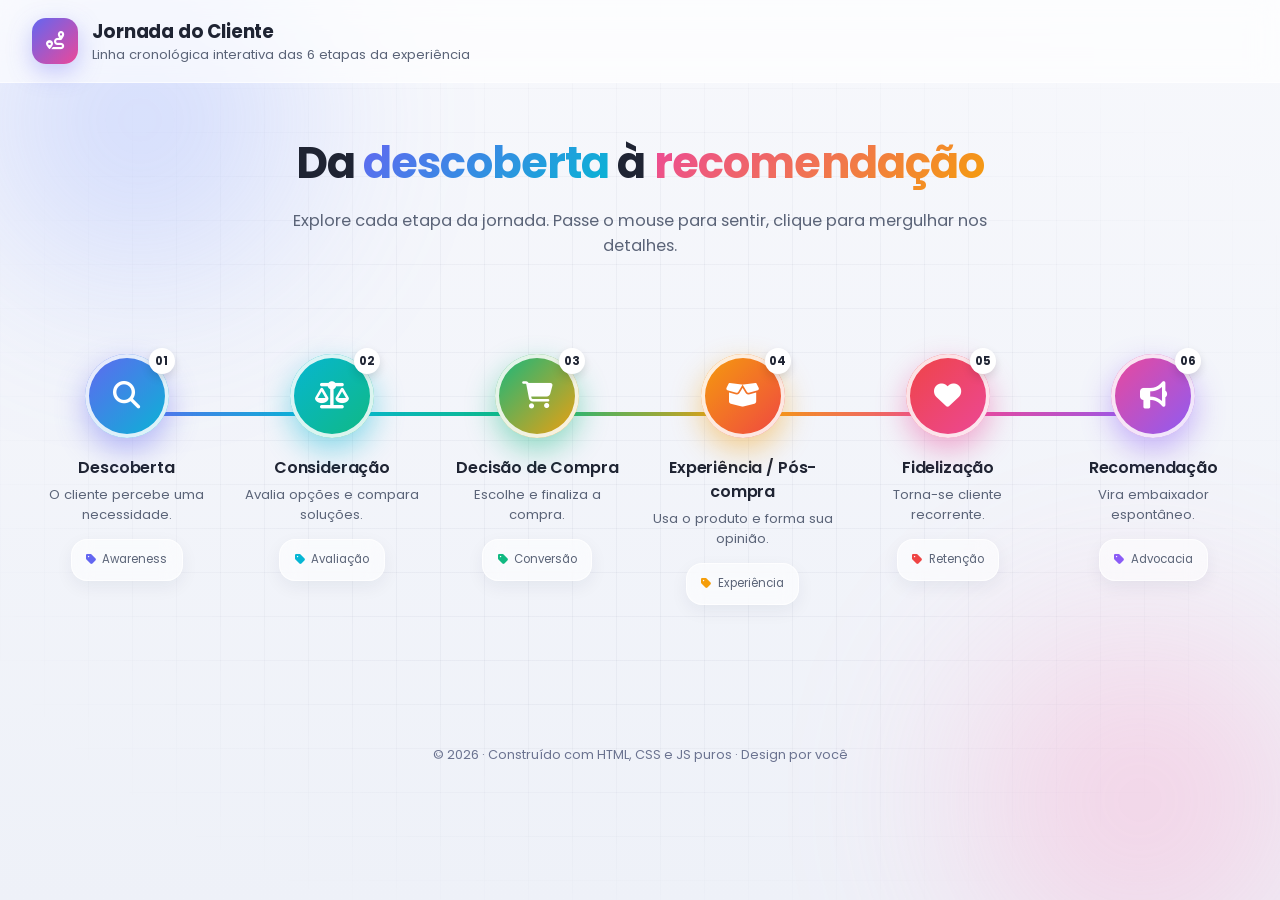
<file: index.html>
<!DOCTYPE html>
<html lang="pt-BR">
<head>
  <meta charset="UTF-8" />
  <meta name="viewport" content="width=device-width, initial-scale=1.0" />
  <title>Jornada do Cliente — Linha Cronológica Interativa</title>

  <!-- Google Fonts: Poppins -->
  <link rel="preconnect" href="https://fonts.googleapis.com" />
  <link rel="preconnect" href="https://fonts.gstatic.com" crossorigin />
  <link href="https://fonts.googleapis.com/css2?family=Poppins:wght@300;400;500;600;700;800&display=swap" rel="stylesheet" />

  <!-- Font Awesome CDN -->
  <link rel="stylesheet" href="https://cdnjs.cloudflare.com/ajax/libs/font-awesome/6.5.0/css/all.min.css" />

  <link rel="stylesheet" href="style.css" />
</head>
<body>
  <!-- Detalhes minimalistas do fundo -->
  <div class="bg-decor">
    <div class="blob blob-1"></div>
    <div class="blob blob-2"></div>
    <div class="grid-overlay"></div>
  </div>

  <!-- Barra superior -->
  <header class="topbar">
    <div class="brand">
      <div class="brand-logo"><i class="fa-solid fa-route"></i></div>
      <div class="brand-text">
        <h1>Jornada do Cliente</h1>
        <p>Linha cronológica interativa das 6 etapas da experiência</p>
      </div>
    </div>
    <nav class="topbar-actions">

    </nav>
  </header>

  <!-- Conteúdo principal -->
  <main class="container">
    <section class="intro">
      <h2>Da <span class="grad">descoberta</span> à <span class="grad alt">recomendação</span></h2>
      <p>Explore cada etapa da jornada. Passe o mouse para sentir, clique para mergulhar nos detalhes.</p>
    </section>

    <!-- Timeline -->
    <section class="timeline" id="timeline">
      <!-- Linha conectora animada -->
      <div class="timeline-line">
        <div class="timeline-line-fill"></div>
      </div>

      <!-- As etapas serão injetadas via JS -->
    </section>
  </main>

  <!-- Modal -->
  <div class="modal-backdrop" id="modalBackdrop" aria-hidden="true">
    <div class="modal" role="dialog" aria-modal="true" aria-labelledby="modalTitle">
      <button class="modal-close" id="modalClose" aria-label="Fechar">
        <i class="fa-solid fa-xmark"></i>
      </button>
      <div class="modal-header">
        <div class="modal-icon" id="modalIcon"><i class="fa-solid fa-compass"></i></div>
        <div>
          <span class="modal-step" id="modalStep">Etapa 01</span>
          <h3 id="modalTitle">Título</h3>
        </div>
      </div>
      <div class="modal-body">
        <p id="modalDesc"></p>
        <div id="modalCustom"></div>
      </div>
      <div class="modal-footer">
        <button class="btn-primary" id="modalCloseBtn">Entendi</button>
      </div>
    </div>
  </div>

  <footer class="footer">
    <p>© <span id="year"></span> · Construído com HTML, CSS e JS puros · Design por você</p>
  </footer>

  <script src="script.js"></script>
</body>
</html>
</file>
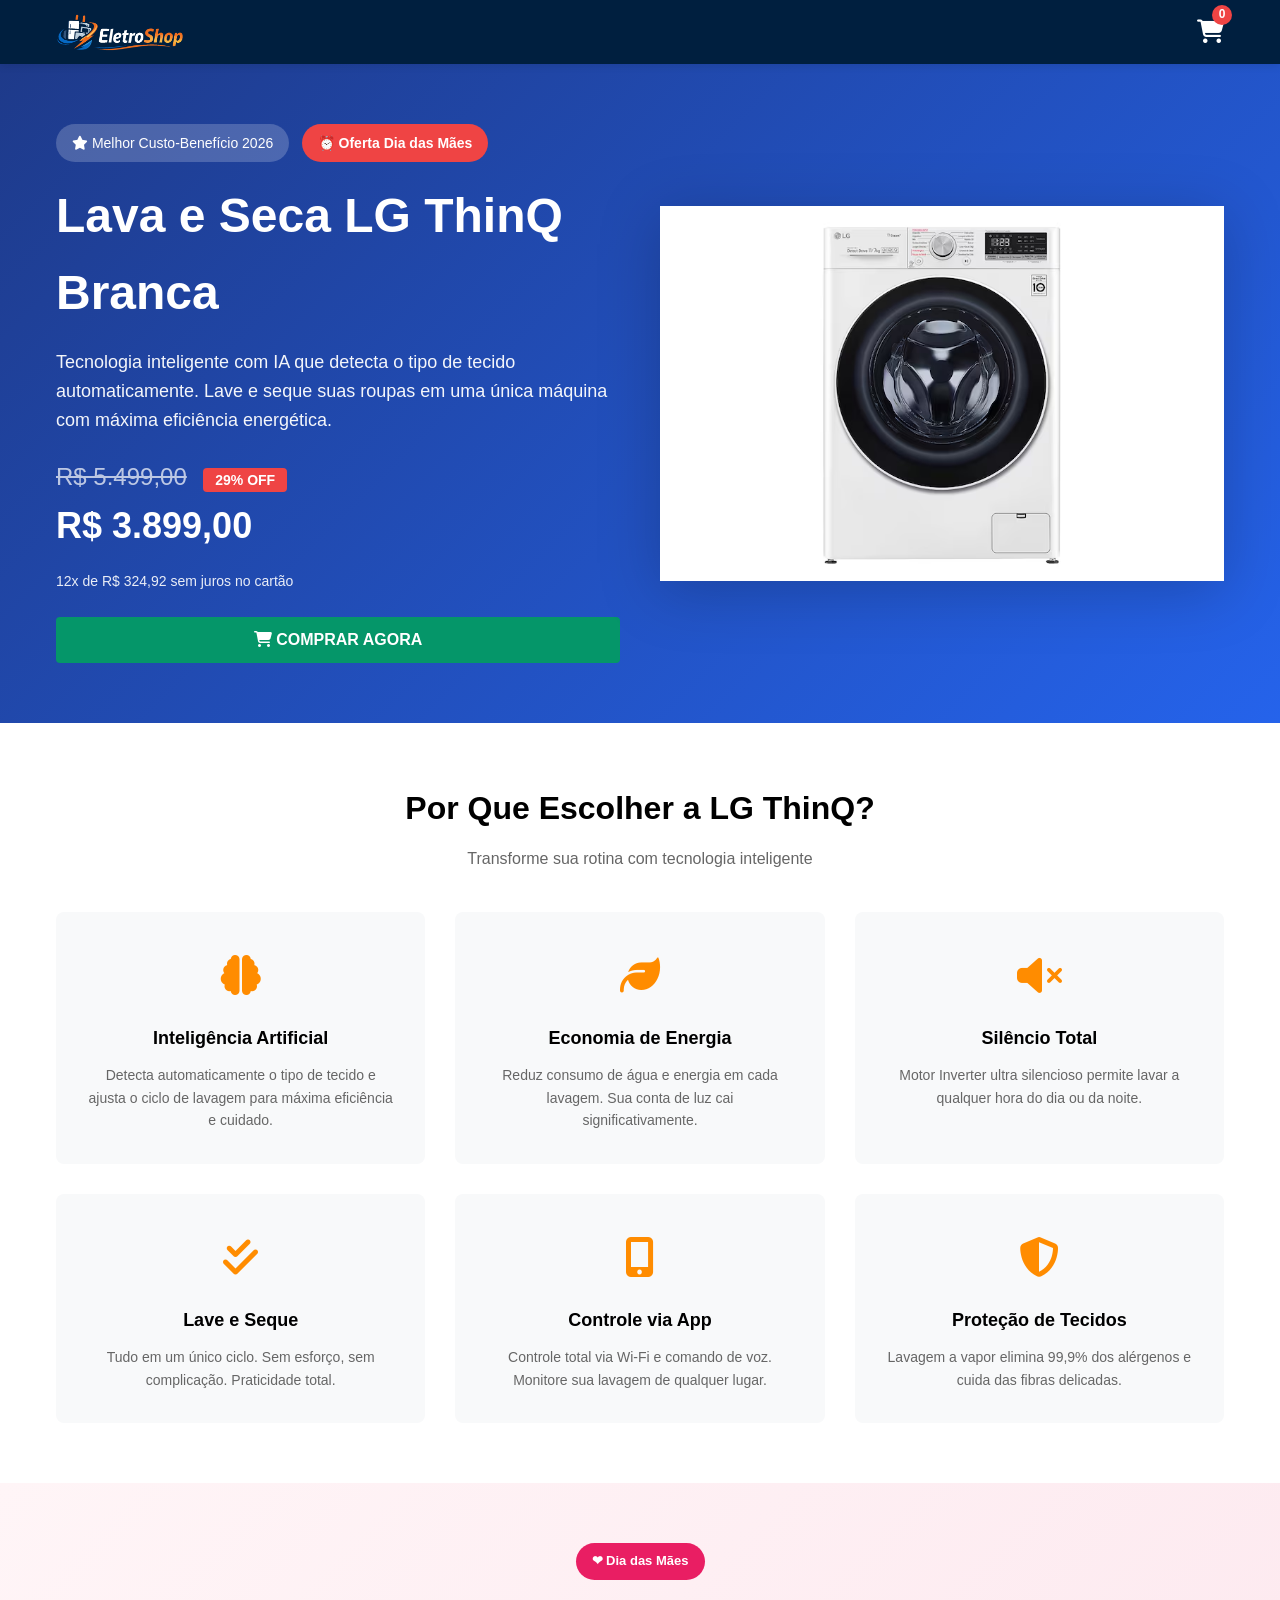
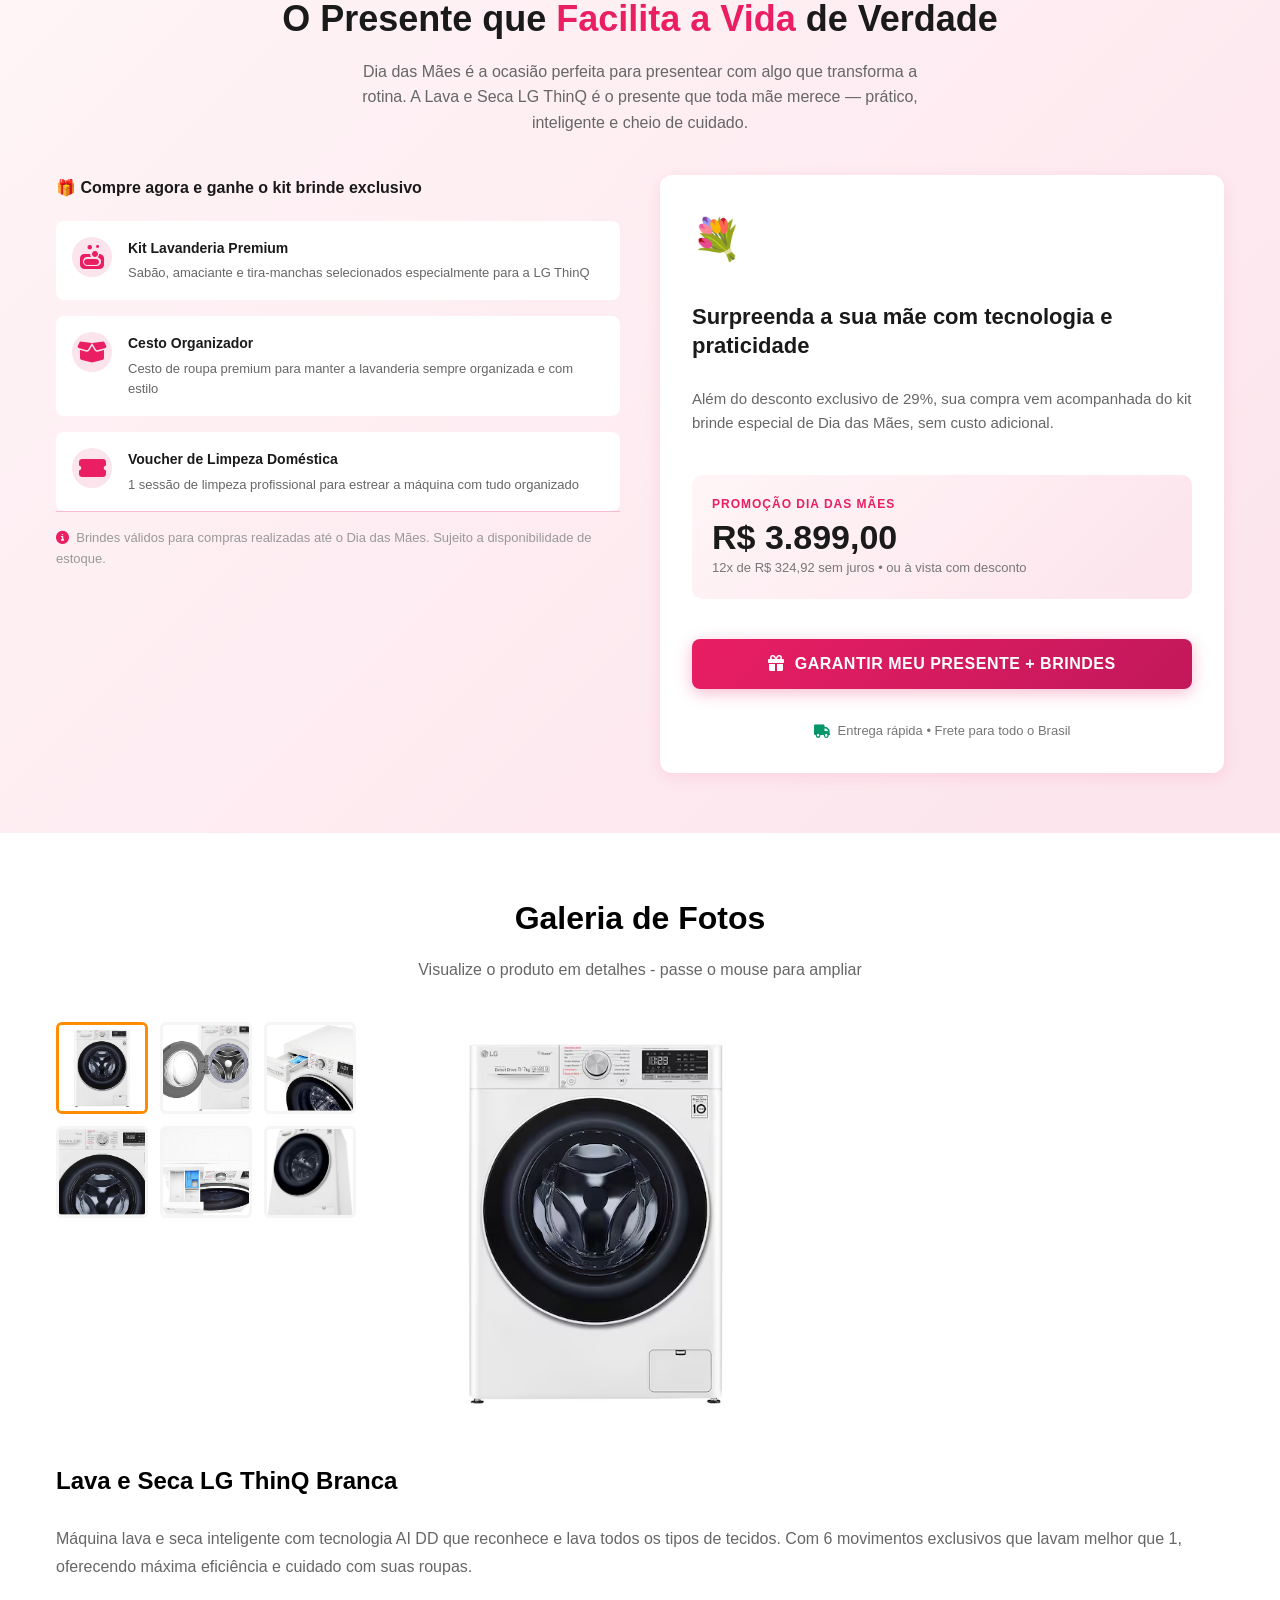
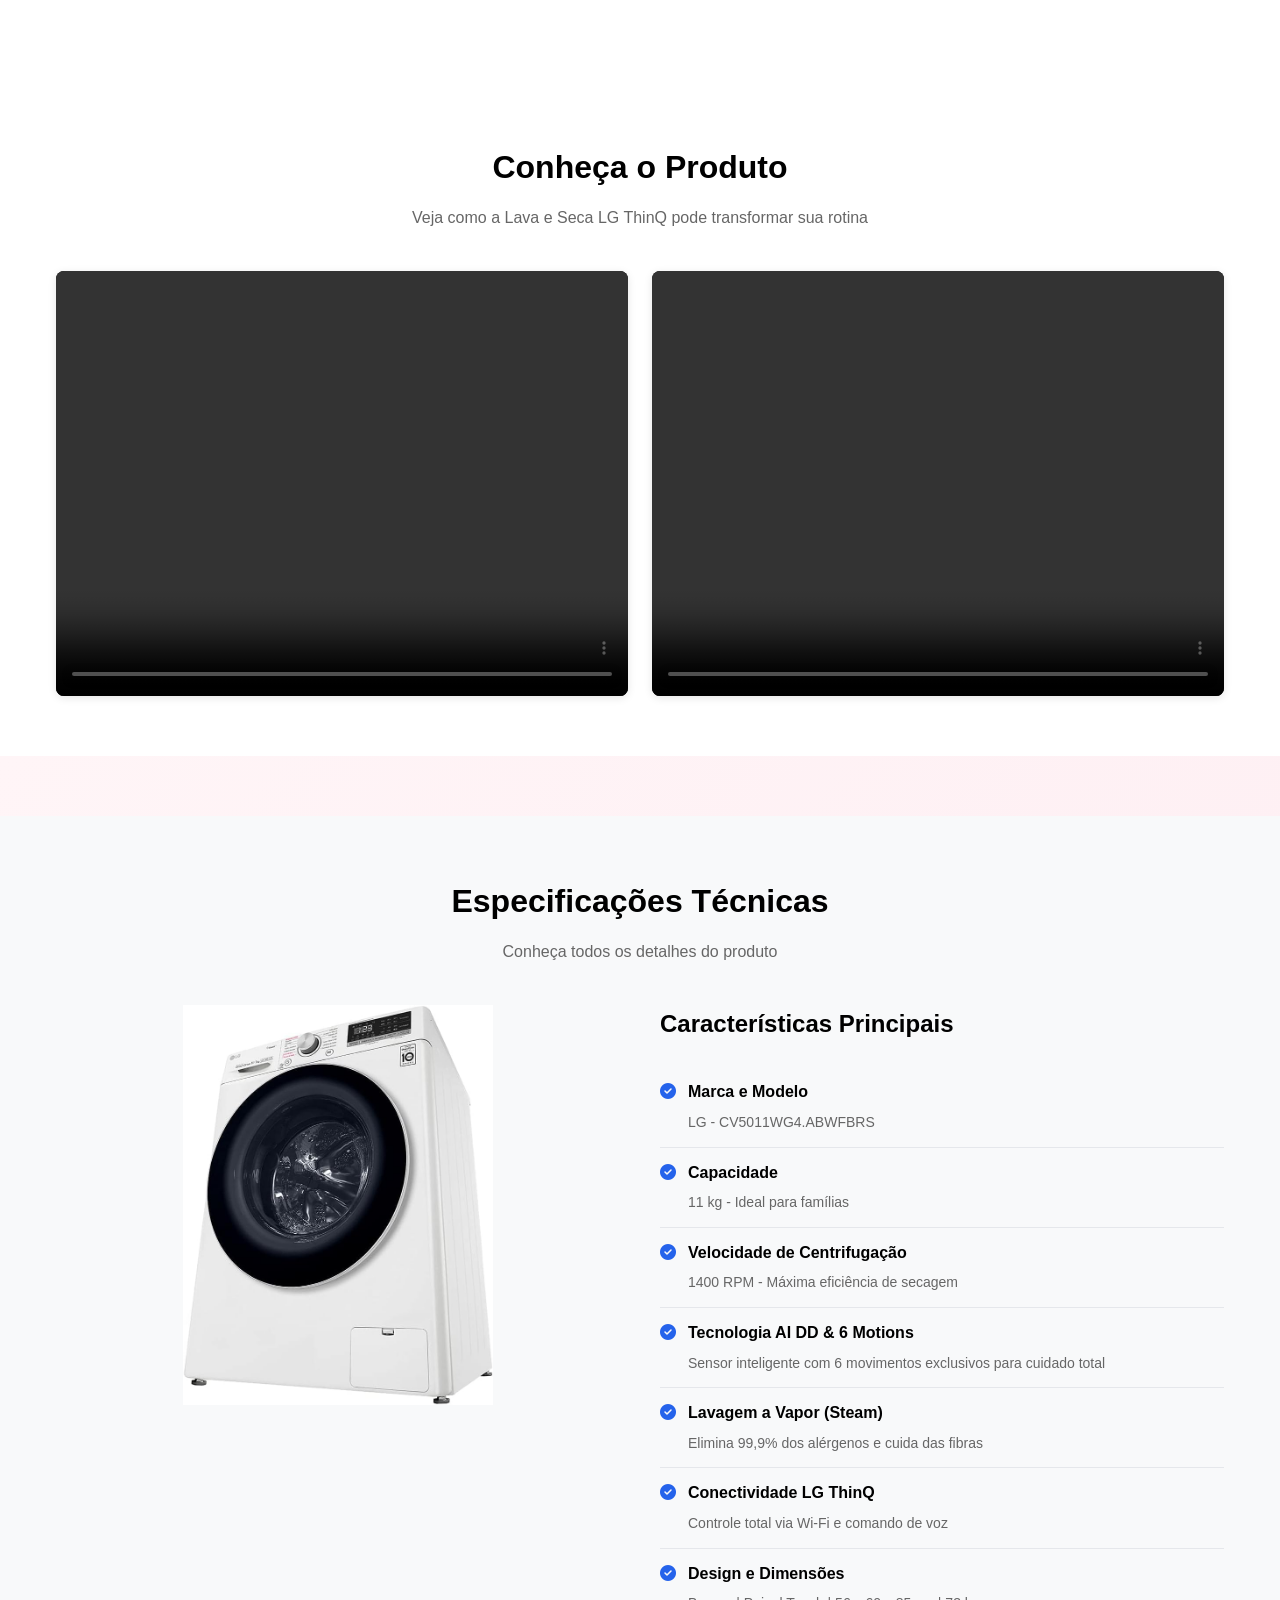
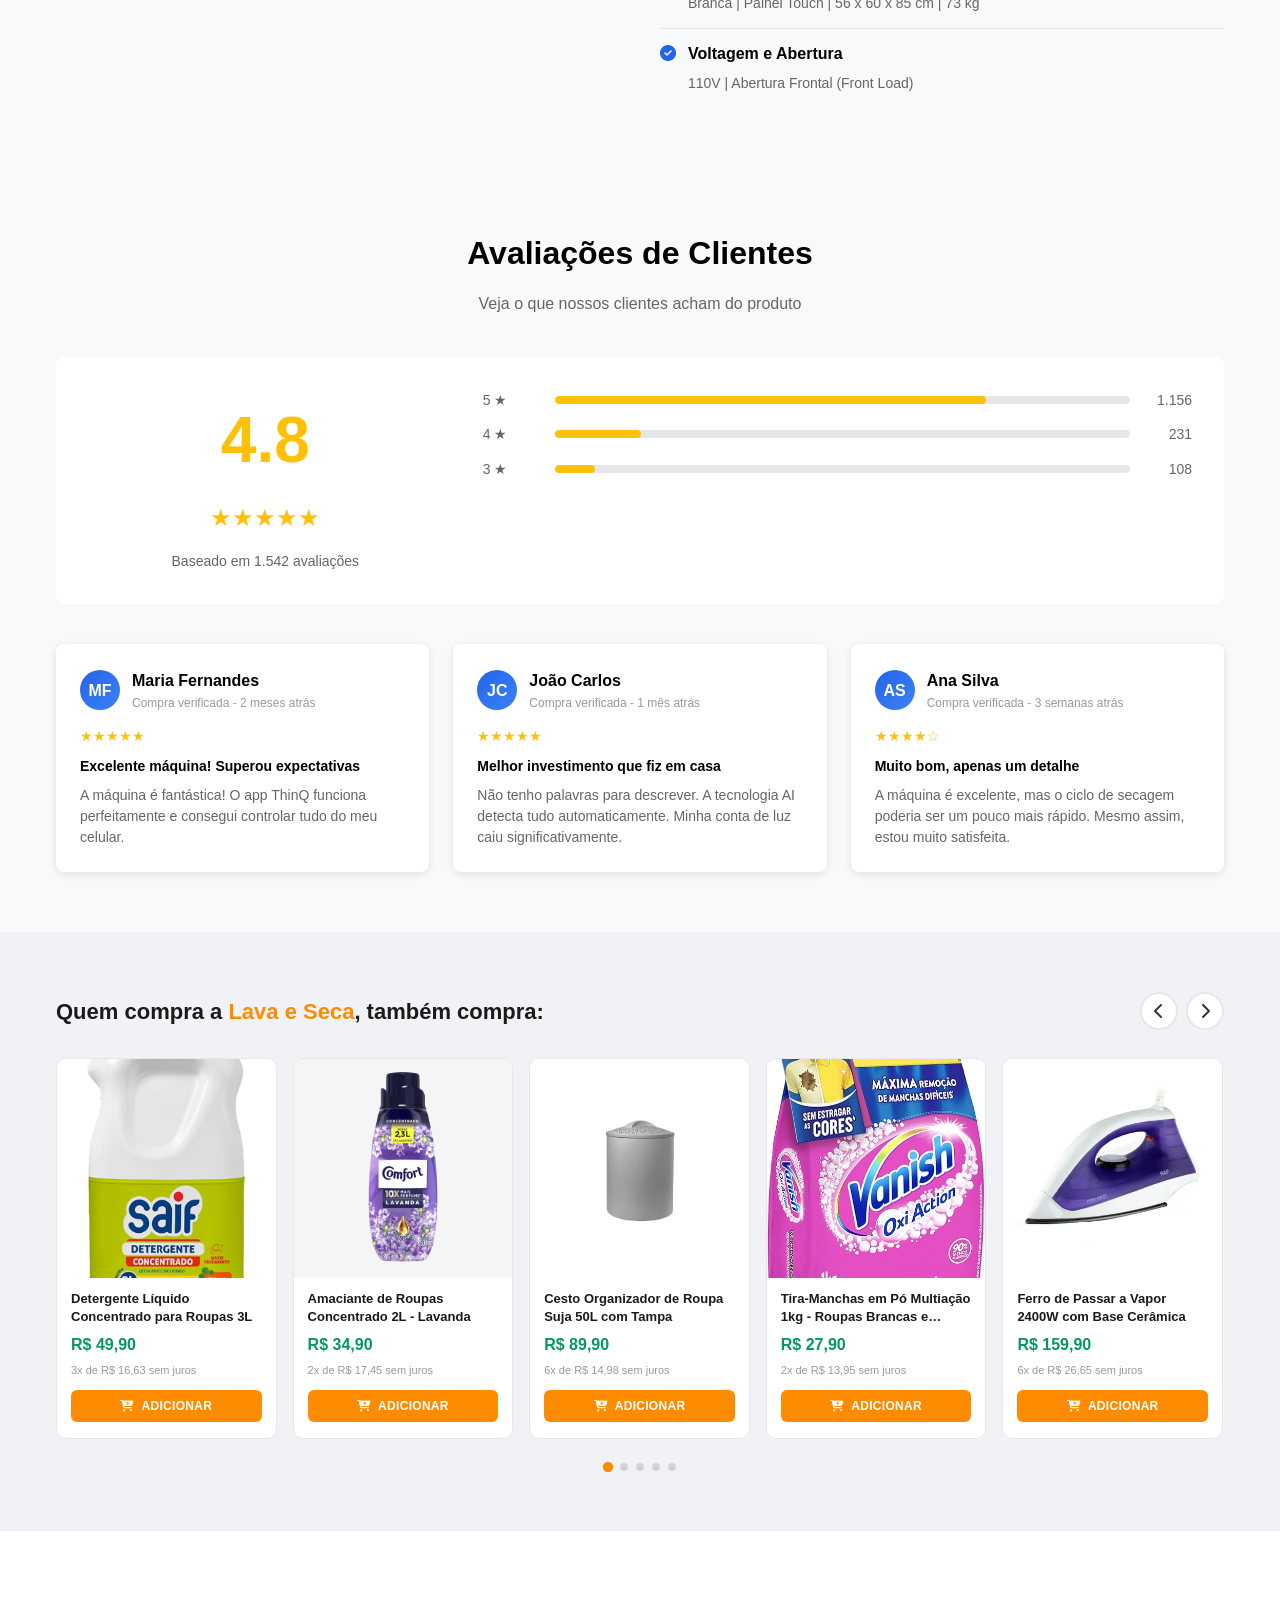
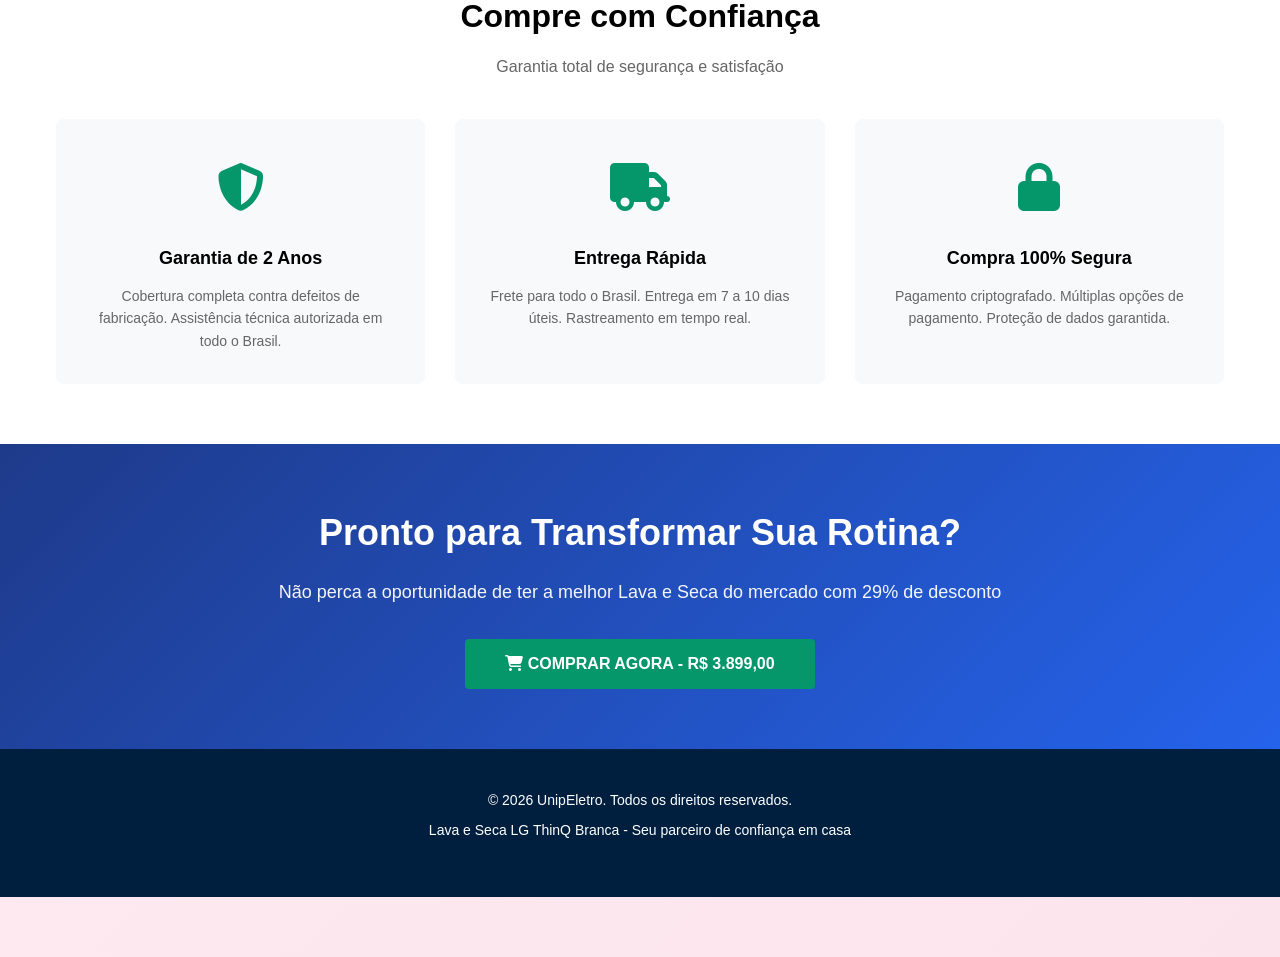
<file: -loja.html>
<!DOCTYPE html>
<html lang="pt-br">
<head>
    <meta charset="UTF-8">
    <meta name="viewport" content="width=device-width, initial-scale=1.0">
    <title>Lava e Seca LG ThinQ Branca - EletroShop</title>
    <link rel="stylesheet" href="https://cdnjs.cloudflare.com/ajax/libs/font-awesome/6.4.0/css/all.min.css">
    <style>
        * {
            margin: 0;
            padding: 0;
            box-sizing: border-box;
        }

        body {
            font-family: 'Helvetica Neue', Arial, sans-serif;
            background-color: #f8f9fa;
            color: #333;
            line-height: 1.6;
        }

        .navbar {
            background-color: #001f3f;
            padding: 12px 0;
            box-shadow: 0 2px 8px rgba(0,0,0,0.1);
            position: sticky;
            top: 0;
            z-index: 100;
        }

        .navbar-container {
            max-width: 1200px;
            margin: 0 auto;
            padding: 0 16px;
            display: flex;
            align-items: center;
            justify-content: space-between;
        }

        .logo {
            font-size: 24px;
            font-weight: bold;
            color: white;
            text-decoration: none;
            display: flex;
            align-items: center;
            gap: 6px;
            cursor: pointer;
        }

        .logo-icon {
            color: #ff8c00;
            font-size: 28px;
        }

        .nav-links {
            display: flex;
            gap: 24px;
            align-items: center;
        }

        .nav-links a {
            color: white;
            text-decoration: none;
            font-size: 14px;
            cursor: pointer;
            transition: color 0.2s;
            display: none;
        }

        .nav-links a:hover {
            color: #ff8c00;
        }

        .cart-icon {
            font-size: 24px;
            cursor: pointer;
            position: relative;
            color: white;
            transition: transform 0.2s;
        }

        .cart-icon:hover {
            transform: scale(1.1);
        }

        .cart-badge {
            position: absolute;
            top: -8px;
            right: -8px;
            background-color: #ef4444;
            color: white;
            border-radius: 50%;
            width: 20px;
            height: 20px;
            display: flex;
            align-items: center;
            justify-content: center;
            font-size: 12px;
            font-weight: bold;
        }

        .container {
            max-width: 1200px;
            margin: 0 auto;
            padding: 0 16px;
        }

        .page {
            display: none;
        }

        .page.active {
            display: block;
        }

        /* HERO */
        .hero {
            background: linear-gradient(135deg, #1e3a8a 0%, #2563eb 100%);
            color: white;
            padding: 60px 0;
        }

        .hero-content {
            display: grid;
            grid-template-columns: 1fr 1fr;
            gap: 40px;
            align-items: center;
        }

        .hero-text h1 {
            font-size: 48px;
            margin-bottom: 16px;
            font-weight: bold;
        }

        .hero-text p {
            font-size: 18px;
            margin-bottom: 24px;
            opacity: 0.95;
        }

        .hero-badge {
            display: inline-block;
            background-color: rgba(255, 255, 255, 0.2);
            padding: 8px 16px;
            border-radius: 20px;
            font-size: 14px;
            margin-bottom: 16px;
        }

        .urgency-badge {
            display: inline-block;
            background-color: #ef4444;
            padding: 8px 16px;
            border-radius: 20px;
            font-size: 14px;
            margin-bottom: 16px;
            margin-left: 8px;
            font-weight: bold;
        }

        .price-hero {
            font-size: 36px;
            font-weight: bold;
            margin-bottom: 16px;
        }

        .price-original {
            text-decoration: line-through;
            opacity: 0.7;
            font-size: 24px;
            margin-right: 12px;
        }

        .discount-badge {
            background-color: #ef4444;
            padding: 4px 12px;
            border-radius: 4px;
            font-size: 14px;
            font-weight: bold;
        }

        .hero-buttons {
            display: flex;
            gap: 12px;
            margin-top: 24px;
        }

        .btn-primary {
            background-color: #059669;
            color: white;
            padding: 14px 32px;
            border: none;
            border-radius: 4px;
            font-size: 16px;
            font-weight: bold;
            cursor: pointer;
            transition: background-color 0.2s;
            flex: 1;
        }

        .btn-primary:hover {
            background-color: #047857;
        }

        .hero-image {
            position: relative;
            height: 400px;
            display: flex;
            align-items: center;
            justify-content: center;
        }

        .hero-image img {
            max-width: 100%;
            max-height: 100%;
            object-fit: contain;
            filter: drop-shadow(0 10px 30px rgba(0,0,0,0.2));
        }

        /* PROVA SOCIAL */
        .social-proof-section {
            padding: 40px 0;
            background: white;
            border-bottom: 1px solid #e5e7eb;
        }

        .social-proof-container {
            display: grid;
            grid-template-columns: repeat(3, 1fr);
            gap: 30px;
            text-align: center;
        }

        .proof-item {
            padding: 20px;
        }

        .proof-rating {
            font-size: 28px;
            font-weight: bold;
            color: #ffc107;
            margin-bottom: 8px;
        }

        .proof-stars {
            font-size: 18px;
            color: #ffc107;
            margin-bottom: 8px;
        }

        .proof-text {
            font-size: 14px;
            color: #666;
            font-weight: 500;
        }

        /* BENEFÍCIOS */
        .benefits-section {
            padding: 60px 0;
            background: white;
        }

        .section-title {
            font-size: 32px;
            font-weight: bold;
            margin-bottom: 12px;
            color: #000;
            text-align: center;
        }

        .section-subtitle {
            font-size: 16px;
            color: #666;
            margin-bottom: 40px;
            text-align: center;
        }

        .benefits-grid {
            display: grid;
            grid-template-columns: repeat(3, 1fr);
            gap: 30px;
        }

        .benefit-card {
            background: #f8f9fa;
            padding: 30px;
            border-radius: 8px;
            text-align: center;
            border: 2px solid transparent;
            transition: all 0.3s;
        }

        .benefit-card:hover {
            border-color: #ff8c00;
            box-shadow: 0 4px 12px rgba(255, 140, 0, 0.1);
        }

        .benefit-icon {
            font-size: 40px;
            color: #ff8c00;
            margin-bottom: 16px;
        }

        .benefit-card h3 {
            font-size: 18px;
            font-weight: bold;
            margin-bottom: 12px;
            color: #000;
        }

        .benefit-card p {
            font-size: 14px;
            color: #666;
            line-height: 1.6;
        }

        /* GALERIA */
        .gallery-section {
            padding: 60px 0;
            background: white;
        }

        .gallery-container {
            display: grid;
            grid-template-columns: auto 1fr;
            gap: 40px;
            align-items: start;
            margin-bottom: 40px;
        }

        .gallery-left {
            display: grid;
            grid-template-columns: repeat(3, 1fr);
            gap: 12px;
            width: 300px;
        }

        .gallery-thumbnails-wrapper {
            display: contents;
        }

        .gallery-main {
            position: relative;
            overflow: hidden;
            border-radius: 8px;
            background: #f5f5f5;
            aspect-ratio: 1;
            width: 100%;
            max-width: 400px;
        }

        .gallery-main-image {
            width: 100%;
            height: 100%;
            object-fit: cover;
            cursor: zoom-in;
            transition: transform 0.3s ease;
        }

        .gallery-main:hover .gallery-main-image {
            transform: scale(1.5);
        }

        .zoom-lens {
            position: absolute;
            top: 0;
            left: 0;
            width: 150px;
            height: 150px;
            border: 2px solid #ff8c00;
            background: rgba(255, 140, 0, 0.1);
            display: none;
            border-radius: 4px;
            pointer-events: none;
            z-index: 10;
        }

        .gallery-main:hover .zoom-lens {
            display: block;
        }

        .zoom-result {
            position: fixed;
            width: 300px;
            height: 300px;
            border: 1px solid #ddd;
            overflow: hidden;
            background: white;
            border-radius: 4px;
            display: none;
            box-shadow: 0 2px 8px rgba(0,0,0,0.1);
            z-index: 100;
        }

        .zoom-result img {
            width: 100%;
            height: 100%;
            object-fit: cover;
        }

        .gallery-main:hover .zoom-result {
            display: block;
        }

        .gallery-thumbnails {
            display: contents;
        }

        .gallery-thumbnail {
            aspect-ratio: 1;
            border-radius: 6px;
            overflow: hidden;
            cursor: pointer;
            border: 3px solid transparent;
            transition: all 0.3s ease;
            background: #f5f5f5;
        }

        .gallery-thumbnail img {
            width: 100%;
            height: 100%;
            object-fit: cover;
            transition: transform 0.3s ease;
        }

        .gallery-thumbnail:hover img {
            transform: scale(1.05);
        }

        .gallery-thumbnail.active {
            border-color: #ff8c00;
        }

        .gallery-info {
            display: flex;
            flex-direction: column;
            gap: 24px;
            grid-column: 1 / -1;
        }

        .gallery-info h2 {
            font-size: 24px;
            font-weight: bold;
            color: #000;
        }

        .gallery-info p {
            color: #666;
            line-height: 1.8;
        }

        /* VÍDEOS */
        .video-section {
            padding: 60px 0;
            background: white;
        }

        .video-grid {
            display: grid;
            grid-template-columns: repeat(2, 1fr);
            gap: 24px;
        }

        .video-card {
            background: #f5f5f5;
            border-radius: 8px;
            overflow: hidden;
            box-shadow: 0 2px 8px rgba(0,0,0,0.1);
            transition: transform 0.3s, box-shadow 0.3s;
        }

        .video-card:hover {
            transform: translateY(-4px);
            box-shadow: 0 8px 16px rgba(0,0,0,0.15);
        }

        .video-player {
            aspect-ratio: 16 / 9;
            background: #000;
            cursor: pointer;
        }

        .video-title {
            padding: 16px;
            font-weight: bold;
            font-size: 16px;
            color: #000;
        }

        .video-description {
            padding: 0 16px 16px;
            font-size: 14px;
            color: #666;
        }

        /* OFERTA DIA DAS MÃES */
        .maes-section {
            padding: 60px 0;
            background: linear-gradient(135deg, #fff5f7 0%, #fce4ec 100%);
        }

        .maes-header {
            text-align: center;
            margin-bottom: 40px;
        }

        .maes-tag {
            display: inline-block;
            background-color: #e91e63;
            color: white;
            padding: 8px 16px;
            border-radius: 20px;
            font-size: 13px;
            font-weight: bold;
            margin-bottom: 16px;
        }

        .maes-header h2 {
            font-size: 36px;
            font-weight: bold;
            color: #1a1a1a;
            margin-bottom: 16px;
            line-height: 1.3;
        }

        .maes-header h2 span {
            color: #e91e63;
        }

        .maes-header p {
            font-size: 16px;
            color: #666;
            max-width: 600px;
            margin: 0 auto;
            line-height: 1.6;
        }

        .maes-layout {
            display: grid;
            grid-template-columns: 1fr 1fr;
            gap: 40px;
            align-items: start;
        }

        .maes-brindes-title {
            font-size: 16px;
            font-weight: bold;
            color: #1a1a1a;
            margin-bottom: 20px;
            display: block;
        }

        .maes-brindes-list {
            list-style: none;
            display: flex;
            flex-direction: column;
            gap: 16px;
        }

        .maes-brinde-item {
            display: flex;
            gap: 16px;
            align-items: flex-start;
            background: white;
            padding: 16px;
            border-radius: 8px;
        }

        .maes-brinde-icon {
            font-size: 24px;
            color: #e91e63;
            flex-shrink: 0;
            display: flex;
            align-items: center;
            justify-content: center;
            width: 40px;
            height: 40px;
            background: #fce4ec;
            border-radius: 50%;
        }

        .maes-brinde-info {
            display: flex;
            flex-direction: column;
            gap: 4px;
        }

        .maes-brinde-info strong {
            color: #1a1a1a;
            font-size: 14px;
        }

        .maes-brinde-info span {
            color: #666;
            font-size: 13px;
        }

        .maes-cta-box {
            background: white;
            padding: 32px;
            border-radius: 12px;
            box-shadow: 0 4px 16px rgba(233, 30, 99, 0.1);
            display: flex;
            flex-direction: column;
            gap: 16px;
        }

        .maes-cta-icon {
            font-size: 40px;
            margin-bottom: 16px;
            display: block;
        }

        .maes-cta-box h3 {
            font-size: 22px;
            font-weight: bold;
            color: #1a1a1a;
            margin-bottom: 10px;
            line-height: 1.3;
        }

        .maes-cta-box p {
            font-size: 15px;
            color: #666;
            margin-bottom: 24px;
            line-height: 1.6;
        }

        .maes-price-block {
            background: linear-gradient(135deg, #fff5f7 0%, #fce4ec 100%);
            border-radius: 10px;
            padding: 20px;
            margin-bottom: 24px;
        }

        .maes-price-label {
            font-size: 12px;
            text-transform: uppercase;
            letter-spacing: 1px;
            color: #e91e63;
            font-weight: bold;
            margin-bottom: 6px;
        }

        .maes-price-value {
            font-size: 34px;
            font-weight: bold;
            color: #1a1a1a;
            line-height: 1;
            margin-bottom: 4px;
        }

        .maes-price-installment {
            font-size: 13px;
            color: #777;
        }

        .btn-maes {
            width: 100%;
            padding: 16px 24px;
            background: linear-gradient(135deg, #e91e63 0%, #c2185b 100%);
            color: white;
            border: none;
            border-radius: 8px;
            font-size: 16px;
            font-weight: bold;
            cursor: pointer;
            transition: all 0.25s;
            letter-spacing: 0.5px;
            box-shadow: 0 4px 16px rgba(233,30,99,0.3);
        }

        .btn-maes:hover {
            background: linear-gradient(135deg, #c2185b 0%, #ad1457 100%);
            transform: translateY(-2px);
            box-shadow: 0 6px 20px rgba(233,30,99,0.4);
        }

        .maes-badge-entrega {
            display: flex;
            align-items: center;
            justify-content: center;
            gap: 8px;
            margin-top: 16px;
            font-size: 13px;
            color: #777;
        }

        .maes-badge-entrega i {
            color: #059669;
        }

        /* ESPECIFICAÇÕES */
        .specs-section {
            padding: 60px 0;
            background: #f8f9fa;
        }

        .specs-grid {
            display: grid;
            grid-template-columns: repeat(2, 1fr);
            gap: 40px;
        }

        .specs-image {
            display: flex;
            align-items: center;
            justify-content: center;
            height: 400px;
        }

        .specs-image img {
            max-width: 100%;
            max-height: 100%;
            object-fit: contain;
        }

        .specs-content h3 {
            font-size: 24px;
            font-weight: bold;
            margin-bottom: 24px;
            color: #000;
        }

        .specs-list {
            list-style: none;
        }

        .specs-list li {
            padding: 12px 0;
            border-bottom: 1px solid #e5e7eb;
            display: flex;
            align-items: flex-start;
            gap: 12px;
        }

        .specs-list li:last-child {
            border-bottom: none;
        }

        .specs-list i {
            color: #2563eb;
            margin-top: 4px;
            flex-shrink: 0;
        }

        .specs-list strong {
            color: #000;
            display: block;
            margin-bottom: 4px;
        }

        .specs-list span {
            color: #666;
            font-size: 14px;
        }

        /* AVALIAÇÕES */
        .reviews-section {
            padding: 60px 0;
            background: #f8f9fa;
        }

        .rating-summary {
            display: grid;
            grid-template-columns: 1fr 2fr;
            gap: 40px;
            margin-bottom: 40px;
            background: white;
            padding: 32px;
            border-radius: 8px;
        }

        .rating-box {
            text-align: center;
        }

        .big-rating {
            font-size: 64px;
            font-weight: bold;
            color: #ffc107;
            margin-bottom: 8px;
        }

        .stars-display {
            font-size: 24px;
            color: #ffc107;
            margin-bottom: 12px;
        }

        .rating-text {
            font-size: 14px;
            color: #666;
        }

        .rating-bars {
            display: flex;
            flex-direction: column;
            gap: 12px;
        }

        .rating-bar {
            display: flex;
            align-items: center;
            gap: 12px;
        }

        .rating-bar-label {
            width: 60px;
            font-size: 14px;
            color: #666;
        }

        .rating-bar-fill {
            flex: 1;
            height: 8px;
            background-color: #e5e7eb;
            border-radius: 4px;
            overflow: hidden;
        }

        .rating-bar-progress {
            height: 100%;
            background-color: #ffc107;
            border-radius: 4px;
        }

        .rating-bar-count {
            width: 50px;
            text-align: right;
            font-size: 14px;
            color: #666;
        }

        .reviews-grid {
            display: grid;
            grid-template-columns: repeat(3, 1fr);
            gap: 24px;
        }

        .review-card {
            background: white;
            padding: 24px;
            border-radius: 8px;
            box-shadow: 0 2px 8px rgba(0,0,0,0.1);
        }

        .review-header {
            display: flex;
            align-items: center;
            gap: 12px;
            margin-bottom: 12px;
        }

        .review-avatar {
            width: 40px;
            height: 40px;
            background: linear-gradient(135deg, #2563eb 0%, #3b82f6 100%);
            border-radius: 50%;
            display: flex;
            align-items: center;
            justify-content: center;
            color: white;
            font-weight: bold;
        }

        .review-name {
            font-weight: bold;
            color: #000;
        }

        .review-date {
            font-size: 12px;
            color: #999;
        }

        .review-stars {
            color: #ffc107;
            font-size: 14px;
            margin-bottom: 8px;
        }

        .review-title {
            font-weight: bold;
            color: #000;
            margin-bottom: 8px;
            font-size: 14px;
        }

        .review-text {
            color: #666;
            font-size: 14px;
            line-height: 1.5;
        }

        /* CONFIANÇA */
        .trust-section {
            padding: 60px 0;
            background: white;
        }

        .trust-grid {
            display: grid;
            grid-template-columns: repeat(3, 1fr);
            gap: 30px;
        }

        .trust-card {
            text-align: center;
            padding: 30px;
            background: #f8f9fa;
            border-radius: 8px;
            border: 2px solid transparent;
            transition: all 0.3s;
        }

        .trust-card:hover {
            border-color: #059669;
            box-shadow: 0 4px 12px rgba(5, 150, 105, 0.1);
        }

        .trust-icon {
            font-size: 48px;
            color: #059669;
            margin-bottom: 16px;
        }

        .trust-card h3 {
            font-size: 18px;
            font-weight: bold;
            margin-bottom: 12px;
            color: #000;
        }

        .trust-card p {
            font-size: 14px;
            color: #666;
            line-height: 1.6;
        }

        /* CTA FINAL */
        .cta-section {
            padding: 60px 0;
            background: linear-gradient(135deg, #1e3a8a 0%, #2563eb 100%);
            color: white;
            text-align: center;
        }

        .cta-content h2 {
            font-size: 36px;
            font-weight: bold;
            margin-bottom: 16px;
        }

        .cta-content p {
            font-size: 18px;
            margin-bottom: 32px;
            opacity: 0.95;
        }

        .cta-buttons {
            display: flex;
            gap: 16px;
            justify-content: center;
        }

        .btn-cta-primary {
            background-color: #059669;
            color: white;
            padding: 16px 40px;
            border: none;
            border-radius: 4px;
            font-size: 16px;
            font-weight: bold;
            cursor: pointer;
            transition: background-color 0.2s;
        }

        .btn-cta-primary:hover {
            background-color: #047857;
        }

        /* FOOTER */
        .footer {
            padding: 40px 0;
            background-color: #001f3f;
            color: white;
            text-align: center;
            font-size: 14px;
        }

        .footer p {
            margin-bottom: 8px;
        }

        /* PÁGINAS */
        .cart-page,
        .checkout-page,
        .success-page {
            padding: 40px 0;
        }

        .cart-header,
        .checkout-header {
            display: flex;
            align-items: center;
            gap: 16px;
            margin-bottom: 40px;
            padding-bottom: 16px;
            border-bottom: 1px solid #e5e7eb;
        }

        .back-btn {
            background: none;
            border: none;
            font-size: 24px;
            cursor: pointer;
            color: #333;
        }

        .cart-layout,
        .checkout-layout {
            display: grid;
            grid-template-columns: 2fr 1fr;
            gap: 40px;
        }

        .cart-items {
            display: flex;
            flex-direction: column;
            gap: 16px;
        }

        .empty-cart {
            text-align: center;
            padding: 60px 20px;
            background: #f8f9fa;
            border-radius: 8px;
        }

        .empty-cart-icon {
            font-size: 64px;
            color: #ccc;
            margin-bottom: 16px;
        }

        .empty-cart p {
            color: #999;
            font-size: 16px;
        }

        .cart-item {
            display: grid;
            grid-template-columns: 100px 1fr 120px;
            gap: 20px;
            padding: 20px;
            background: white;
            border: 1px solid #e5e7eb;
            border-radius: 8px;
            align-items: start;
        }

        .cart-item-image {
            width: 100px;
            height: 100px;
            background: #f5f5f5;
            border-radius: 4px;
            overflow: hidden;
        }

        .cart-item-image img {
            width: 100%;
            height: 100%;
            object-fit: cover;
        }

        .cart-item-details h3 {
            font-size: 14px;
            font-weight: bold;
            margin-bottom: 8px;
        }

        .cart-item-price {
            font-size: 16px;
            font-weight: bold;
            color: #059669;
            margin-bottom: 12px;
        }

        .quantity-control {
            display: flex;
            align-items: center;
            gap: 8px;
            margin-bottom: 12px;
        }

        .quantity-control button {
            width: 30px;
            height: 30px;
            border: 1px solid #ddd;
            background: white;
            border-radius: 4px;
            cursor: pointer;
            font-weight: bold;
        }

        .remove-btn {
            color: #ef4444;
            font-size: 12px;
            cursor: pointer;
            text-decoration: none;
        }

        .cart-item-total {
            font-size: 16px;
            font-weight: bold;
            text-align: right;
        }

        .cart-summary,
        .checkout-summary {
            background: white;
            padding: 24px;
            border: 1px solid #e5e7eb;
            border-radius: 8px;
            height: fit-content;
        }

        .summary-title {
            font-size: 14px;
            font-weight: bold;
            text-transform: uppercase;
            color: #666;
            margin-bottom: 16px;
            padding-bottom: 12px;
            border-bottom: 1px solid #e5e7eb;
        }

        .summary-row,
        .summary-item {
            display: flex;
            justify-content: space-between;
            margin-bottom: 12px;
            font-size: 14px;
        }

        .summary-row.total,
        .summary-item.total {
            font-size: 16px;
            font-weight: bold;
            padding-top: 12px;
            border-top: 1px solid #e5e7eb;
            margin-top: 12px;
        }

        .checkout-btn,
        .finish-btn {
            width: 100%;
            padding: 14px;
            background-color: #059669;
            color: white;
            border: none;
            border-radius: 4px;
            font-size: 14px;
            font-weight: bold;
            cursor: pointer;
            margin-top: 16px;
        }

        .checkout-btn:hover,
        .finish-btn:hover {
            background-color: #047857;
        }

        .checkout-section {
            background: white;
            padding: 24px;
            border: 1px solid #e5e7eb;
            border-radius: 8px;
            margin-bottom: 24px;
        }

        .section-title-checkout {
            font-size: 16px;
            font-weight: bold;
            margin-bottom: 16px;
            color: #000;
        }

        .form-row {
            display: grid;
            grid-template-columns: 1fr 1fr;
            gap: 16px;
        }

        .form-group {
            display: flex;
            flex-direction: column;
            margin-bottom: 16px;
        }

        .form-group label {
            font-size: 14px;
            font-weight: bold;
            margin-bottom: 6px;
            color: #333;
        }

        .form-group input,
        .form-group select {
            padding: 10px;
            border: 1px solid #ddd;
            border-radius: 4px;
            font-size: 14px;
        }

        .payment-methods {
            display: flex;
            flex-direction: column;
            gap: 12px;
            margin-bottom: 16px;
        }

        .payment-method {
            display: flex;
            align-items: center;
            gap: 12px;
            padding: 12px;
            border: 2px solid #e5e7eb;
            border-radius: 4px;
            cursor: pointer;
            transition: all 0.2s;
        }

        .payment-method:hover {
            border-color: #2563eb;
            background: #f8f9fa;
        }

        .payment-method input[type="radio"] {
            cursor: pointer;
        }

        .payment-method-label {
            flex: 1;
        }

        .payment-method-title {
            font-weight: bold;
            color: #000;
            margin-bottom: 4px;
        }

        .payment-method-desc {
            font-size: 12px;
            color: #666;
        }

        .payment-details {
            display: none;
            padding: 16px;
            background: #f8f9fa;
            border-radius: 4px;
            margin-bottom: 16px;
        }

        .payment-details.show {
            display: block;
        }

        .success-container {
            text-align: center;
            padding: 60px 20px;
            background: white;
            border-radius: 8px;
        }

        .success-icon {
            font-size: 80px;
            color: #059669;
            margin-bottom: 24px;
        }

        .success-container h2 {
            font-size: 32px;
            font-weight: bold;
            margin-bottom: 16px;
            color: #000;
        }

        .success-container p {
            font-size: 16px;
            color: #666;
            margin-bottom: 32px;
        }

        .success-details {
            background: #f8f9fa;
            padding: 24px;
            border-radius: 8px;
            margin-bottom: 32px;
            text-align: left;
        }

        .success-details-row {
            display: flex;
            justify-content: space-between;
            padding: 12px 0;
            border-bottom: 1px solid #e5e7eb;
            font-size: 14px;
        }

        .success-details-row:last-child {
            border-bottom: none;
        }

        .success-buttons {
            display: flex;
            gap: 12px;
            justify-content: center;
        }

        .btn-continue {
            background-color: #2563eb;
            color: white;
            padding: 14px 32px;
            border: none;
            border-radius: 4px;
            font-size: 14px;
            font-weight: bold;
            cursor: pointer;
        }

        .btn-continue:hover {
            background-color: #1d4ed8;
        }

        /* PÁGINA DE AVALIAÇÃO */
        .rating-page {
            padding: 40px 0;
        }

        .rating-container {
            background: white;
            border-radius: 12px;
            padding: 48px;
            max-width: 600px;
            margin: 0 auto;
            box-shadow: 0 4px 16px rgba(0,0,0,0.1);
        }

        .rating-page-header {
            text-align: center;
            margin-bottom: 40px;
        }

        .rating-page-header h2 {
            font-size: 28px;
            font-weight: bold;
            color: #000;
            margin-bottom: 12px;
        }

        .rating-page-header p {
            font-size: 16px;
            color: #666;
            line-height: 1.6;
        }

        .rating-form {
            display: flex;
            flex-direction: column;
            gap: 24px;
        }

        .form-section {
            display: flex;
            flex-direction: column;
            gap: 12px;
        }

        .form-section label {
            font-size: 14px;
            font-weight: bold;
            color: #333;
        }

        .star-rating {
            display: flex;
            gap: 12px;
            font-size: 32px;
            cursor: pointer;
        }

        .star {
            color: #ddd;
            transition: all 0.2s;
            cursor: pointer;
        }

        .star:hover,
        .star.active {
            color: #ffc107;
            transform: scale(1.2);
        }

        .rating-value {
            text-align: center;
            font-size: 14px;
            color: #666;
            min-height: 20px;
        }

        .form-section textarea {
            padding: 12px;
            border: 1px solid #ddd;
            border-radius: 4px;
            font-size: 14px;
            font-family: inherit;
            resize: vertical;
            min-height: 120px;
        }

        .form-section input[type="text"],
        .form-section input[type="email"] {
            padding: 10px;
            border: 1px solid #ddd;
            border-radius: 4px;
            font-size: 14px;
        }

        .checkbox-group {
            display: flex;
            align-items: center;
            gap: 8px;
        }

        .checkbox-group input[type="checkbox"] {
            width: 18px;
            height: 18px;
            cursor: pointer;
        }

        .checkbox-group label {
            margin: 0;
            font-size: 14px;
            cursor: pointer;
            color: #666;
        }

        .rating-buttons {
            display: flex;
            gap: 12px;
            margin-top: 24px;
        }

        .btn-submit-rating {
            flex: 1;
            padding: 14px;
            background-color: #059669;
            color: white;
            border: none;
            border-radius: 4px;
            font-size: 14px;
            font-weight: bold;
            cursor: pointer;
            transition: background-color 0.2s;
        }

        .btn-submit-rating:hover {
            background-color: #047857;
        }

        .btn-skip-rating {
            flex: 1;
            padding: 14px;
            background-color: #e5e7eb;
            color: #333;
            border: none;
            border-radius: 4px;
            font-size: 14px;
            font-weight: bold;
            cursor: pointer;
            transition: background-color 0.2s;
        }

        .btn-skip-rating:hover {
            background-color: #d1d5db;
        }

        .rating-success {
            text-align: center;
            padding: 40px 20px;
        }

        .rating-success-icon {
            font-size: 64px;
            color: #059669;
            margin-bottom: 16px;
        }

        .rating-success h3 {
            font-size: 24px;
            font-weight: bold;
            color: #000;
            margin-bottom: 12px;
        }

        .rating-success p {
            font-size: 14px;
            color: #666;
            margin-bottom: 24px;
        }

        /* PÁGINA DE ACOMPANHAMENTO DE ENTREGA */
        .tracking-page {
            margin: 0;
            padding: 0;
            background: #d8d8d8;
            min-height: 100vh;
        }

        .tracking-topbar {
            background: #0b86f4;
            color: white;
            height: 108px;
            display: flex;
            align-items: center;
            justify-content: center;
            font-size: 22px;
            font-weight: 600;
            position: relative;
        }

        .tracking-back {
            position: absolute;
            left: 22px;
            font-size: 34px;
            top: 50%;
            transform: translateY(-50%);
            font-weight: 300;
            cursor: pointer;
            color: white;
        }

        .tracking-wrapper {
            max-width: 710px;
            margin: 34px auto;
            padding: 0 14px;
        }

        .tracking-card {
            background: #fff;
            border-radius: 18px;
            padding: 28px 28px 10px;
        }

        .tracking-title {
            color: #0b86f4;
            font-size: 22px;
            font-weight: 700;
            margin-bottom: 12px;
        }

        .tracking-subtitle {
            font-size: 18px;
            margin-bottom: 26px;
            color: #555;
        }

        .tracking-subtitle strong {
            color: #666;
        }

        .tracking-divider {
            height: 1px;
            background: #e3e3e3;
            margin-bottom: 10px;
        }

        .timeline {
            position: relative;
            padding-left: 100px;
            padding-top: 10px;
            padding-bottom: 10px;
        }

        .timeline::before {
            content: "";
            position: absolute;
            left: 50px;
            top: 0;
            bottom: 0;
            width: 8px;
            background: #d3d3d3;
            border-radius: 4px;
            z-index: 1;
        }

        .timeline::after {
            content: "";
            position: absolute;
            left: 50px;
            top: 0;
            width: 8px;
            background: #0b86f4;
            border-radius: 4px;
            z-index: 2;
            animation: fillTimeline 15s ease-out forwards;
        }

        @keyframes fillTimeline {
            0% { height: 0%; }
            100% { height: 100%; }
        }

        .timeline-item {
            position: relative;
            margin-bottom: 28px;
            padding-left: 0;
            opacity: 1;
            animation: none;
        }

        .timeline-item:nth-child(1) { animation-delay: 0.2s; }
        .timeline-item:nth-child(2) { animation-delay: 0.4s; }
        .timeline-item:nth-child(3) { animation-delay: 0.6s; }
        .timeline-item:nth-child(4) { animation-delay: 0.8s; }
        .timeline-item:nth-child(5) { animation-delay: 1s; }
        .timeline-item:nth-child(6) { animation-delay: 1.2s; }
        .timeline-item:nth-child(7) { animation-delay: 1.4s; }
        .timeline-item:nth-child(8) { animation-delay: 1.6s; }
        .timeline-item:nth-child(9) { animation-delay: 1.8s; }

        @keyframes slideIn {
            from {
                opacity: 0;
                transform: translateX(-20px);
            }
            to {
                opacity: 1;
                transform: translateX(0);
            }
        }

        .timeline-dot {
            position: absolute;
            left: -58px;
            top: 10px;
            width: 24px;
            height: 24px;
            background: white;
            border: 3px solid #d3d3d3;
            border-radius: 50%;
            display: flex;
            align-items: center;
            justify-content: center;
            font-size: 0;
            color: #d3d3d3;
            box-shadow: 0 0 0 2px white;
            animation: none;
            z-index: 3;
        }

        .timeline-item.completed .timeline-dot {
            background: #0b86f4;
            border-color: #0b86f4;
            color: white;
            animation: none;
        }

        .timeline-item.active .timeline-dot {
            background: #0b86f4;
            border-color: #0b86f4;
            color: white;
            box-shadow: 0 0 0 2px white;
            animation: none;
        }

        @keyframes pulse {
            0%, 100% {
                box-shadow: 0 0 0 0 rgba(11, 134, 244, 0.7);
            }
            50% {
                box-shadow: 0 0 0 8px rgba(11, 134, 244, 0);
            }
        }

        .timeline-content {
            background: transparent;
            padding: 0;
            border: none;
            display: block;
        }

        .timeline-item.completed .timeline-content {
            border: none;
            background: transparent;
        }

        .timeline-item.active .timeline-content {
            border: none;
            background: transparent;
            box-shadow: none;
        }

        .timeline-time {
            font-size: 13px;
            color: #999;
            font-weight: 400;
            text-transform: none;
            margin-bottom: 4px;
        }

        .timeline-title {
            font-size: 15px;
            font-weight: 500;
            color: #0b86f4;
            margin-bottom: 0;
            line-height: 1.4;
        }

        .timeline-description {
            font-size: 13px;
            color: #0b86f4;
            line-height: 1.4;
            display: none;
        }

        .timeline-description a {
            color: #0b86f4;
            text-decoration: underline;
            font-weight: 500;
            cursor: pointer;
        }

        .timeline-description a:hover {
            text-decoration: none;
        }

        .tracking-actions {
            display: none;
            gap: 12px;
            margin-top: 32px;
            padding-top: 24px;
            border-top: 1px solid #e5e7eb;
        }

        .btn-tracking {
            flex: 1;
            padding: 12px 16px;
            border: none;
            border-radius: 4px;
            font-size: 14px;
            font-weight: bold;
            cursor: pointer;
            transition: all 0.2s;
        }

        .btn-tracking-primary {
            background-color: #0b86f4;
            color: white;
        }

        .btn-tracking-primary:hover {
            background-color: #0a6fd8;
        }

        .btn-tracking-secondary {
            background-color: #e5e7eb;
            color: #333;
        }

        .btn-tracking-secondary:hover {
            background-color: #d1d5db;
        }

        .delivery-status {
            display: none;
            text-align: center;
            padding: 24px;
            background: linear-gradient(135deg, #f0fdf4 0%, #dcfce7 100%);
            border-radius: 8px;
            margin-top: 24px;
            border: 2px solid #86efac;
        }

        .delivery-status.in-transit {
            background: linear-gradient(135deg, #f0f9ff 0%, #e0f2fe 100%);
            border-color: #06b6d4;
        }

        .delivery-status-icon {
            font-size: 32px;
            margin-bottom: 8px;
        }

        .delivery-status-text {
            font-size: 16px;
            font-weight: bold;
            color: #059669;
            margin-bottom: 4px;
        }

        .delivery-status.in-transit .delivery-status-text {
            color: #0b86f4;
        }

        .delivery-status-subtext {
            font-size: 13px;
            color: #666;
        }

        .timeline-item {
            margin-bottom: 32px;
        }

        .timeline-dot {
            width: 24px;
            height: 24px;
            font-size: 12px;
        }

        .tracking-page .navbar {
            display: none;
        }

        /* PRODUTOS RELACIONADOS - CARROSSEL */
        .related-section {
            padding: 60px 0;
            background: #f0f2f5;
        }

        .related-header {
            display: flex;
            align-items: center;
            justify-content: space-between;
            margin-bottom: 28px;
        }

        .related-header-title {
            font-size: 22px;
            font-weight: bold;
            color: #1a1a1a;
        }

        .related-header-title span {
            color: #ff8c00;
        }

        .related-nav {
            display: flex;
            gap: 8px;
        }

        .related-nav-btn {
            width: 38px;
            height: 38px;
            border-radius: 50%;
            border: 2px solid #e5e7eb;
            background: white;
            cursor: pointer;
            display: flex;
            align-items: center;
            justify-content: center;
            font-size: 16px;
            color: #333;
            transition: all 0.2s;
            flex-shrink: 0;
        }

        .related-nav-btn:hover {
            border-color: #ff8c00;
            color: #ff8c00;
            background: #fff8f0;
        }

        .related-carousel-wrapper {
            overflow: hidden;
            position: relative;
        }

        .related-carousel {
            display: flex;
            gap: 16px;
            transition: transform 0.4s ease;
        }

        .related-card {
            flex: 0 0 calc(20% - 13px);
            background: white;
            border-radius: 10px;
            overflow: hidden;
            border: 1px solid #e5e7eb;
            transition: all 0.3s;
            cursor: pointer;
            display: flex;
            flex-direction: column;
        }

        .related-card:hover {
            box-shadow: 0 6px 20px rgba(0,0,0,0.12);
            transform: translateY(-4px);
            border-color: #ff8c00;
        }

        .related-card-img {
            width: 100%;
            aspect-ratio: 1;
            object-fit: cover;
            background: #f5f5f5;
            display: block;
        }

        .related-card-body {
            padding: 12px 14px 16px;
            display: flex;
            flex-direction: column;
            flex: 1;
        }

        .related-card-title {
            font-size: 13px;
            font-weight: 600;
            color: #1a1a1a;
            margin-bottom: 6px;
            line-height: 1.4;
            display: -webkit-box;
            -webkit-line-clamp: 2;
            -webkit-box-orient: vertical;
            overflow: hidden;
        }

        .related-card-price {
            font-size: 16px;
            font-weight: bold;
            color: #059669;
            margin-top: auto;
            margin-bottom: 4px;
        }

        .related-card-installment {
            font-size: 11px;
            color: #999;
            margin-bottom: 10px;
        }

        .related-card-btn {
            width: 100%;
            padding: 9px 0;
            background: #ff8c00;
            color: white;
            border: none;
            border-radius: 6px;
            font-size: 12px;
            font-weight: bold;
            cursor: pointer;
            transition: background 0.2s;
            letter-spacing: 0.3px;
        }

        .related-card-btn:hover {
            background: #e07b00;
        }

        .related-dots {
            display: flex;
            justify-content: center;
            gap: 8px;
            margin-top: 24px;
        }

        .related-dot {
            width: 8px;
            height: 8px;
            border-radius: 50%;
            background: #d1d5db;
            cursor: pointer;
            transition: background 0.2s, transform 0.2s;
        }

        .related-dot.active {
            background: #ff8c00;
            transform: scale(1.3);
        }

        @media (max-width: 768px) {
            .hero-content,
            .specs-grid,
            .reviews-grid,
            .video-grid,
            .benefits-grid,
            .trust-grid,
            .social-proof-container,
            .maes-layout {
                grid-template-columns: 1fr;
            }

            .hero-text h1 {
                font-size: 32px;
            }

            .section-title {
                font-size: 24px;
            }

            .hero-buttons {
                flex-direction: column;
            }

            .rating-summary {
                grid-template-columns: 1fr;
            }

            .cart-layout,
            .checkout-layout {
                grid-template-columns: 1fr;
            }

            .form-row {
                grid-template-columns: 1fr;
            }

            .gallery-left {
                width: 100%;
                grid-template-columns: repeat(4, 1fr);
            }

            .gallery-container {
                grid-template-columns: 1fr;
                gap: 20px;
            }

            .tracking-container {
                padding: 24px;
            }

            .tracking-header h2 {
                font-size: 22px;
            }

            .related-card {
                flex: 0 0 calc(50% - 8px);
            }

            .related-header {
                flex-direction: column;
                align-items: flex-start;
                gap: 12px;
            }
        }
    </style>
</head>
<body>

    <nav class="navbar">
        <div class="navbar-container">
            <div class="logo" onclick="goToLanding()">
                <img src="eletroshop_logo.png" alt="EletroShop" style="height: 40px; object-fit: contain;">
            </div>
            <div class="nav-links">
                <a href="#hero" onclick="scrollToSection('hero')">Topo</a>
                <a href="#gallery" onclick="scrollToSection('gallery')">Galeria</a>
                <a href="#videos" onclick="scrollToSection('videos')">Vídeos</a>
                <div class="cart-icon" onclick="goToCart()">
                    <i class="fas fa-shopping-cart"></i>
                    <span class="cart-badge" id="cart-count">0</span>
                </div>
            </div>
        </div>
    </nav>

    <div class="page active" id="landing-page">
        <section class="hero" id="hero">
            <div class="container">
                <div class="hero-content">
                    <div class="hero-text">
                        <div class="hero-badge">
                            <i class="fas fa-star"></i> Melhor Custo-Benefício 2026
                        </div>
                        <div class="urgency-badge">
                            ⏰ Oferta Dia das Mães
                        </div>
                        <h1>Lava e Seca LG ThinQ Branca</h1>
                        <p>Tecnologia inteligente com IA que detecta o tipo de tecido automaticamente. Lave e seque suas roupas em uma única máquina com máxima eficiência energética.</p>
                        
                        <div>
                            <span class="price-original">R$ 5.499,00</span>
                            <span class="discount-badge">29% OFF</span>
                        </div>
                        <div class="price-hero">R$ 3.899,00</div>
                        <p style="font-size: 14px; opacity: 0.9;">12x de R$ 324,92 sem juros no cartão</p>

                        <div class="hero-buttons">
                            <button class="btn-primary" onclick="addToCartAndGo()">
                                <i class="fas fa-shopping-cart"></i> COMPRAR AGORA
                            </button>
                        </div>
                    </div>

                    <div class="hero-image">
                        <img src="01.jpeg" alt="Lava e Seca LG ThinQ">
                    </div>
                </div>
            </div>
        </section>

        <section class="benefits-section" id="benefits">
            <div class="container">
                <h2 class="section-title">Por Que Escolher a LG ThinQ?</h2>
                <p class="section-subtitle">Transforme sua rotina com tecnologia inteligente</p>

                <div class="benefits-grid">
                    <div class="benefit-card">
                        <div class="benefit-icon">
                            <i class="fas fa-brain"></i>
                        </div>
                        <h3>Inteligência Artificial</h3>
                        <p>Detecta automaticamente o tipo de tecido e ajusta o ciclo de lavagem para máxima eficiência e cuidado.</p>
                    </div>

                    <div class="benefit-card">
                        <div class="benefit-icon">
                            <i class="fas fa-leaf"></i>
                        </div>
                        <h3>Economia de Energia</h3>
                        <p>Reduz consumo de água e energia em cada lavagem. Sua conta de luz cai significativamente.</p>
                    </div>

                    <div class="benefit-card">
                        <div class="benefit-icon">
                            <i class="fas fa-volume-mute"></i>
                        </div>
                        <h3>Silêncio Total</h3>
                        <p>Motor Inverter ultra silencioso permite lavar a qualquer hora do dia ou da noite.</p>
                    </div>

                    <div class="benefit-card">
                        <div class="benefit-icon">
                            <i class="fas fa-check-double"></i>
                        </div>
                        <h3>Lave e Seque</h3>
                        <p>Tudo em um único ciclo. Sem esforço, sem complicação. Praticidade total.</p>
                    </div>

                    <div class="benefit-card">
                        <div class="benefit-icon">
                            <i class="fas fa-mobile-alt"></i>
                        </div>
                        <h3>Controle via App</h3>
                        <p>Controle total via Wi-Fi e comando de voz. Monitore sua lavagem de qualquer lugar.</p>
                    </div>

                    <div class="benefit-card">
                        <div class="benefit-icon">
                            <i class="fas fa-shield-alt"></i>
                        </div>
                        <h3>Proteção de Tecidos</h3>
                        <p>Lavagem a vapor elimina 99,9% dos alérgenos e cuida das fibras delicadas.</p>
                    </div>
                </div>
            </div>
        </section>

        <section class="maes-section" id="dia-das-maes">
            <div class="container">

                <div class="maes-header">
                    <div class="maes-tag">&#10084; Dia das M&atilde;es</div>
                    <h2>O Presente que <span>Facilita a Vida</span> de Verdade</h2>
                    <p>Dia das M&atilde;es &eacute; a ocasi&atilde;o perfeita para presentear com algo que transforma a rotina. A Lava e Seca LG ThinQ &eacute; o presente que toda m&atilde;e merece &mdash; pr&aacute;tico, inteligente e cheio de cuidado.</p>
                </div>

                <div class="maes-layout">

                    <div>
                        <p class="maes-brindes-title">&#127873; Compre agora e ganhe o kit brinde exclusivo</p>
                        <ul class="maes-brindes-list">
                            <li class="maes-brinde-item">
                                <div class="maes-brinde-icon">
                                    <i class="fas fa-soap"></i>
                                </div>
                                <div class="maes-brinde-info">
                                    <strong>Kit Lavanderia Premium</strong>
                                    <span>Sab&atilde;o, amaciante e tira-manchas selecionados especialmente para a LG ThinQ</span>
                                </div>
                            </li>
                            <li class="maes-brinde-item">
                                <div class="maes-brinde-icon">
                                    <i class="fas fa-box-open"></i>
                                </div>
                                <div class="maes-brinde-info">
                                    <strong>Cesto Organizador</strong>
                                    <span>Cesto de roupa premium para manter a lavanderia sempre organizada e com estilo</span>
                                </div>
                            </li>
                            <li class="maes-brinde-item">
                                <div class="maes-brinde-icon">
                                    <i class="fas fa-ticket-alt"></i>
                                </div>
                                <div class="maes-brinde-info">
                                    <strong>Voucher de Limpeza Dom&eacute;stica</strong>
                                    <span>1 sess&atilde;o de limpeza profissional para estrear a m&aacute;quina com tudo organizado</span>
                                </div>
                            </li>
                        </ul>

                        <p style="font-size: 13px; color: #999; border-top: 1px solid #f8bbd0; padding-top: 16px;">
                            <i class="fas fa-info-circle" style="color: #e91e63;"></i>
                            &nbsp;Brindes v&aacute;lidos para compras realizadas at&eacute; o Dia das M&atilde;es. Sujeito a disponibilidade de estoque.
                        </p>
                    </div>

                    <div class="maes-cta-box">
                        <span class="maes-cta-icon">&#128144;</span>
                        <h3>Surpreenda a sua m&atilde;e com tecnologia e praticidade</h3>
                        <p>Al&eacute;m do desconto exclusivo de 29%, sua compra vem acompanhada do kit brinde especial de Dia das M&atilde;es, sem custo adicional.</p>

                        <div class="maes-price-block">
                            <div class="maes-price-label">Promo&ccedil;&atilde;o Dia das M&atilde;es</div>
                            <div class="maes-price-value">R$ 3.899,00</div>
                            <div class="maes-price-installment">12x de R$ 324,92 sem juros &bull; ou &agrave; vista com desconto</div>
                        </div>

                        <button class="btn-maes" onclick="addToCartAndGo()">
                            <i class="fas fa-gift"></i>&nbsp; GARANTIR MEU PRESENTE + BRINDES
                        </button>

                        <div class="maes-badge-entrega">
                            <i class="fas fa-truck"></i>
                            <span>Entrega r&aacute;pida &bull; Frete para todo o Brasil</span>
                        </div>
                    </div>

                </div>
            </div>
        </section>

        <section class="gallery-section" id="gallery">
            <div class="container">
                <h2 class="section-title">Galeria de Fotos</h2>
                <p class="section-subtitle">Visualize o produto em detalhes - passe o mouse para ampliar</p>

                <div class="gallery-container">
                    <div class="gallery-left">
                        <div class="gallery-thumbnails-wrapper">
                            <div class="gallery-thumbnail active" onclick="changeImage('01.jpeg', this)">
                                <img src="01.jpeg" alt="Foto 1">
                            </div>
                            <div class="gallery-thumbnail" onclick="changeImage('02.jpeg', this)">
                                <img src="02.jpeg" alt="Foto 2">
                            </div>
                            <div class="gallery-thumbnail" onclick="changeImage('03.jpeg', this)">
                                <img src="03.jpeg" alt="Foto 3">
                            </div>
                            <div class="gallery-thumbnail" onclick="changeImage('04.jpeg', this)">
                                <img src="04.jpeg" alt="Foto 4">
                            </div>
                            <div class="gallery-thumbnail" onclick="changeImage('05.jpeg', this)">
                                <img src="05.jpeg" alt="Foto 5">
                            </div>
                            <div class="gallery-thumbnail" onclick="changeImage('06.jpeg', this)">
                                <img src="06.jpeg" alt="Foto 6">
                            </div>
                        </div>
                    </div>

                    <div class="gallery-main" id="galleryMain">
                        <img class="gallery-main-image" id="mainImage" src="01.jpeg" alt="Lava e Seca LG ThinQ">
                        <div class="zoom-lens"></div>
                        <div class="zoom-result">
                            <img id="zoomImage" src="01.jpeg" alt="Zoom">
                        </div>
                    </div>

                    <div class="gallery-info">
                        <h2>Lava e Seca LG ThinQ Branca</h2>
                        <p>Máquina lava e seca inteligente com tecnologia AI DD que reconhece e lava todos os tipos de tecidos. Com 6 movimentos exclusivos que lavam melhor que 1, oferecendo máxima eficiência e cuidado com suas roupas.</p>
                    </div>
                </div>
            </div>
        </section>

        <section class="video-section" id="videos">
            <div class="container">
                <h2 class="section-title">Conheça o Produto</h2>
                <p class="section-subtitle">Veja como a Lava e Seca LG ThinQ pode transformar sua rotina</p>

                <div class="video-grid">
                    <div class="video-card" data-video="anuncio">
                        <video class="video-player" style="width: 100%; height: 100%; object-fit: cover;" controls preload="metadata">
                            <source src="anuncio.mp4" type="video/mp4">
                            Seu navegador não suporta vídeo HTML5.
                        </video>
                        <div class="video-title">Anúncio Oficial</div>
                        <div class="video-description">Conheça os destaques e inovações da LG ThinQ</div>
                    </div>

                    <div class="video-card" data-video="tutorial">
                        <video class="video-player" style="width: 100%; height: 100%; object-fit: cover;" controls preload="metadata">
                            <source src="uso.mp4" type="video/mp4">
                            Seu navegador não suporta vídeo HTML5.
                        </video>
                        <div class="video-title">Como Usar</div>
                        <div class="video-description">Aprenda a usar todos os recursos da máquina</div>
                    </div>
                </div>
            </div>
        </section>

        <section class="maes-section" id="dia-das-maes">
        <section class="specs-section" id="specs">
            <div class="container">
                <h2 class="section-title">Especificações Técnicas</h2>
                <p class="section-subtitle">Conheça todos os detalhes do produto</p>

                <div class="specs-grid">
                    <div class="specs-image">
                        <img src="06.jpeg">
                    </div>

                    <div class="specs-content">
                        <h3>Características Principais</h3>
                        <ul class="specs-list">
                            <li>
                                <i class="fas fa-check-circle"></i>
                                <div>
                                    <strong>Marca e Modelo</strong>
                                    <span>LG - CV5011WG4.ABWFBRS</span>
                                </div>
                            </li>
                            <li>
                                <i class="fas fa-check-circle"></i>
                                <div>
                                    <strong>Capacidade</strong>
                                    <span>11 kg - Ideal para famílias</span>
                                </div>
                            </li>
                            <li>
                                <i class="fas fa-check-circle"></i>
                                <div>
                                    <strong>Velocidade de Centrifugação</strong>
                                    <span>1400 RPM - Máxima eficiência de secagem</span>
                                </div>
                            </li>
                            <li>
                                <i class="fas fa-check-circle"></i>
                                <div>
                                    <strong>Tecnologia AI DD & 6 Motions</strong>
                                    <span>Sensor inteligente com 6 movimentos exclusivos para cuidado total</span>
                                </div>
                            </li>
                            <li>
                                <i class="fas fa-check-circle"></i>
                                <div>
                                    <strong>Lavagem a Vapor (Steam)</strong>
                                    <span>Elimina 99,9% dos alérgenos e cuida das fibras</span>
                                </div>
                            </li>
                            <li>
                                <i class="fas fa-check-circle"></i>
                                <div>
                                    <strong>Conectividade LG ThinQ</strong>
                                    <span>Controle total via Wi-Fi e comando de voz</span>
                                </div>
                            </li>
                            <li>
                                <i class="fas fa-check-circle"></i>
                                <div>
                                    <strong>Design e Dimensões</strong>
                                    <span>Branca | Painel Touch | 56 x 60 x 85 cm | 73 kg</span>
                                </div>
                            </li>
                            <li>
                                <i class="fas fa-check-circle"></i>
                                <div>
                                    <strong>Voltagem e Abertura</strong>
                                    <span>110V | Abertura Frontal (Front Load)</span>
                                </div>
                            </li>
                        </ul>
                    </div>
                </div>
            </div>
        </section>

        <section class="reviews-section" id="reviews">
            <div class="container">
                <h2 class="section-title">Avaliações de Clientes</h2>
                <p class="section-subtitle">Veja o que nossos clientes acham do produto</p>

                <div class="rating-summary">
                    <div class="rating-box">
                        <div class="big-rating">4.8</div>
                        <div class="stars-display">★★★★★</div>
                        <div class="rating-text">Baseado em 1.542 avaliações</div>
                    </div>

                    <div class="rating-bars">
                        <div class="rating-bar">
                            <div class="rating-bar-label">5 ★</div>
                            <div class="rating-bar-fill">
                                <div class="rating-bar-progress" style="width: 75%;"></div>
                            </div>
                            <div class="rating-bar-count">1.156</div>
                        </div>
                        <div class="rating-bar">
                            <div class="rating-bar-label">4 ★</div>
                            <div class="rating-bar-fill">
                                <div class="rating-bar-progress" style="width: 15%;"></div>
                            </div>
                            <div class="rating-bar-count">231</div>
                        </div>
                        <div class="rating-bar">
                            <div class="rating-bar-label">3 ★</div>
                            <div class="rating-bar-fill">
                                <div class="rating-bar-progress" style="width: 7%;"></div>
                            </div>
                            <div class="rating-bar-count">108</div>
                        </div>
                    </div>
                </div>

                <div class="reviews-grid">
                    <div class="review-card">
                        <div class="review-header">
                            <div class="review-avatar">MF</div>
                            <div>
                                <div class="review-name">Maria Fernandes</div>
                                <div class="review-date">Compra verificada - 2 meses atrás</div>
                            </div>
                        </div>
                        <div class="review-stars">★★★★★</div>
                        <div class="review-title">Excelente máquina! Superou expectativas</div>
                        <div class="review-text">A máquina é fantástica! O app ThinQ funciona perfeitamente e consegui controlar tudo do meu celular.</div>
                    </div>

                    <div class="review-card">
                        <div class="review-header">
                            <div class="review-avatar">JC</div>
                            <div>
                                <div class="review-name">João Carlos</div>
                                <div class="review-date">Compra verificada - 1 mês atrás</div>
                            </div>
                        </div>
                        <div class="review-stars">★★★★★</div>
                        <div class="review-title">Melhor investimento que fiz em casa</div>
                        <div class="review-text">Não tenho palavras para descrever. A tecnologia AI detecta tudo automaticamente. Minha conta de luz caiu significativamente.</div>
                    </div>

                    <div class="review-card">
                        <div class="review-header">
                            <div class="review-avatar">AS</div>
                            <div>
                                <div class="review-name">Ana Silva</div>
                                <div class="review-date">Compra verificada - 3 semanas atrás</div>
                            </div>
                        </div>
                        <div class="review-stars">★★★★☆</div>
                        <div class="review-title">Muito bom, apenas um detalhe</div>
                        <div class="review-text">A máquina é excelente, mas o ciclo de secagem poderia ser um pouco mais rápido. Mesmo assim, estou muito satisfeita.</div>
                    </div>
                </div>
            </div>
        </section>

        <!-- SEÇÃO: QUEM COMPRA TAMBÉM COMPRA -->
        <section class="related-section">
            <div class="container">
                <div class="related-header">
                    <h2 class="related-header-title">Quem compra a <span>Lava e Seca</span>, também compra:</h2>
                    <div class="related-nav">
                        <button class="related-nav-btn" id="relatedPrev" onclick="relatedCarouselPrev()" aria-label="Anterior">
                            <i class="fas fa-chevron-left"></i>
                        </button>
                        <button class="related-nav-btn" id="relatedNext" onclick="relatedCarouselNext()" aria-label="Próximo">
                            <i class="fas fa-chevron-right"></i>
                        </button>
                    </div>
                </div>

                <div class="related-carousel-wrapper">
                    <div class="related-carousel" id="relatedCarousel">

                        <!-- Produto 1 -->
                        <div class="related-card">
                            <img class="related-card-img" src="produto_01.jpeg" alt="Detergente Líquido Concentrado">
                            <div class="related-card-body">
                                <div class="related-card-title">Detergente Líquido Concentrado para Roupas 3L</div>
                                <div class="related-card-price">R$ 49,90</div>
                                <div class="related-card-installment">3x de R$ 16,63 sem juros</div>
                                <button class="related-card-btn" onclick="addToCartAndGo()"><i class="fas fa-cart-plus"></i>&nbsp; ADICIONAR</button>
                            </div>
                        </div>

                        <!-- Produto 2 -->
                        <div class="related-card">
                            <img class="related-card-img" src="produto_02.jpeg" alt="Amaciante de Roupas">
                            <div class="related-card-body">
                                <div class="related-card-title">Amaciante de Roupas Concentrado 2L - Lavanda</div>
                                <div class="related-card-price">R$ 34,90</div>
                                <div class="related-card-installment">2x de R$ 17,45 sem juros</div>
                                <button class="related-card-btn" onclick="addToCartAndGo()"><i class="fas fa-cart-plus"></i>&nbsp; ADICIONAR</button>
                            </div>
                        </div>

                        <!-- Produto 3 -->
                        <div class="related-card">
                            <img class="related-card-img" src="produto_03.jpeg" alt="Cesto de Roupa">
                            <div class="related-card-body">
                                <div class="related-card-title">Cesto Organizador de Roupa Suja 50L com Tampa</div>
                                <div class="related-card-price">R$ 89,90</div>
                                <div class="related-card-installment">6x de R$ 14,98 sem juros</div>
                                <button class="related-card-btn" onclick="addToCartAndGo()"><i class="fas fa-cart-plus"></i>&nbsp; ADICIONAR</button>
                            </div>
                        </div>

                        <!-- Produto 4 -->
                        <div class="related-card">
                            <img class="related-card-img" src="produto_04.jpeg" alt="Tira-manchas">
                            <div class="related-card-body">
                                <div class="related-card-title">Tira-Manchas em Pó Multiação 1kg - Roupas Brancas e Coloridas</div>
                                <div class="related-card-price">R$ 27,90</div>
                                <div class="related-card-installment">2x de R$ 13,95 sem juros</div>
                                <button class="related-card-btn" onclick="addToCartAndGo()"><i class="fas fa-cart-plus"></i>&nbsp; ADICIONAR</button>
                            </div>
                        </div>

                        <!-- Produto 5 -->
                        <div class="related-card">
                            <img class="related-card-img" src="produto_05.jpeg" alt="Suporte para Ferro de Passar">
                            <div class="related-card-body">
                                <div class="related-card-title">Ferro de Passar a Vapor 2400W com Base Cerâmica</div>
                                <div class="related-card-price">R$ 159,90</div>
                                <div class="related-card-installment">6x de R$ 26,65 sem juros</div>
                                <button class="related-card-btn" onclick="addToCartAndGo()"><i class="fas fa-cart-plus"></i>&nbsp; ADICIONAR</button>
                            </div>
                        </div>

                    </div>
                </div>

                <div class="related-dots" id="relatedDots">
                    <div class="related-dot active" onclick="relatedGoTo(0)"></div>
                    <div class="related-dot" onclick="relatedGoTo(1)"></div>
                    <div class="related-dot" onclick="relatedGoTo(2)"></div>
                    <div class="related-dot" onclick="relatedGoTo(3)"></div>
                    <div class="related-dot" onclick="relatedGoTo(4)"></div>
                </div>
            </div>
        </section>

        <section class="trust-section" id="trust">
            <div class="container">
                <h2 class="section-title">Compre com Confiança</h2>
                <p class="section-subtitle">Garantia total de segurança e satisfação</p>

                <div class="trust-grid">
                    <div class="trust-card">
                        <div class="trust-icon">
                            <i class="fas fa-shield-alt"></i>
                        </div>
                        <h3>Garantia de 2 Anos</h3>
                        <p>Cobertura completa contra defeitos de fabricação. Assistência técnica autorizada em todo o Brasil.</p>
                    </div>

                    <div class="trust-card">
                        <div class="trust-icon">
                            <i class="fas fa-truck"></i>
                        </div>
                        <h3>Entrega Rápida</h3>
                        <p>Frete para todo o Brasil. Entrega em 7 a 10 dias úteis. Rastreamento em tempo real.</p>
                    </div>

                    <div class="trust-card">
                        <div class="trust-icon">
                            <i class="fas fa-lock"></i>
                        </div>
                        <h3>Compra 100% Segura</h3>
                        <p>Pagamento criptografado. Múltiplas opções de pagamento. Proteção de dados garantida.</p>
                    </div>
                </div>
            </div>
        </section>

        <section class="cta-section">
            <div class="container">
                <div class="cta-content">
                    <h2>Pronto para Transformar Sua Rotina?</h2>
                    <p>Não perca a oportunidade de ter a melhor Lava e Seca do mercado com 29% de desconto</p>
                    <div class="cta-buttons">
                        <button class="btn-cta-primary" onclick="addToCartAndGo()">
                            <i class="fas fa-shopping-cart"></i> COMPRAR AGORA - R$ 3.899,00
                        </button>
                    </div>
                </div>
            </div>
        </section>

        <footer class="footer">
            <div class="container">
                <div style="margin-bottom: 16px;">
                    <p>&copy; 2026 UnipEletro. Todos os direitos reservados.</p>
                    <p>Lava e Seca LG ThinQ Branca - Seu parceiro de confiança em casa</p>
                </div>
            </div>
        </footer>
    </div>

    <div class="page" id="cart-page">
        <div class="container cart-page">
            <div class="cart-header">
                <button class="back-btn" onclick="goToLanding()">
                    <i class="fas fa-arrow-left"></i>
                </button>
                <h2>Seu Carrinho</h2>
            </div>

            <div class="cart-layout">
                <div class="cart-items" id="cart-items">
                    <div class="empty-cart">
                        <div class="empty-cart-icon">
                            <i class="fas fa-shopping-cart"></i>
                        </div>
                        <p>Seu carrinho está vazio</p>
                    </div>
                </div>

                <div class="cart-summary">
                    <div class="summary-title">RESUMO DA COMPRA</div>
                    <div class="summary-row">
                        <span>Subtotal</span>
                        <span id="summary-subtotal">R$ 0,00</span>
                    </div>
                    <div class="summary-row">
                        <span>Frete</span>
                        <span id="summary-shipping">R$ 89,90</span>
                    </div>
                    <div class="summary-row total">
                        <span>Total</span>
                        <span class="value" id="summary-total">R$ 0,00</span>
                    </div>
                    <button class="checkout-btn" onclick="goToCheckout()">IR PARA O CHECKOUT</button>
                </div>
            </div>
        </div>
    </div>

    <div class="page" id="checkout-page">
        <div class="container checkout-page">
            <div class="cart-header">
                <button class="back-btn" onclick="goToCart()">
                    <i class="fas fa-arrow-left"></i>
                </button>
                <h2>Checkout</h2>
            </div>

            <div class="checkout-layout">
                <div>
                    <div class="checkout-section">
                        <div class="section-title-checkout">Dados Pessoais</div>
                        <div class="form-row">
                            <div class="form-group">
                                <label>Nome *</label>
                                <input type="text" id="first-name" placeholder="Seu nome" value="João">
                            </div>
                            <div class="form-group">
                                <label>Sobrenome *</label>
                                <input type="text" id="last-name" placeholder="Seu sobrenome" value="Silva">
                            </div>
                        </div>
                        <div class="form-group">
                            <label>CPF *</label>
                            <input type="text" id="cpf" placeholder="000.000.000-00" maxlength="14" value="123.456.789-00">
                        </div>
                        <div class="form-group">
                            <label>E-mail *</label>
                            <input type="email" id="email" placeholder="seu@email.com" value="joao@email.com">
                        </div>
                        <div class="form-group">
                            <label>Telefone *</label>
                            <input type="text" id="phone" placeholder="(11) 99999-9999" maxlength="15" value="(11) 98765-4321">
                        </div>
                    </div>

                    <div class="checkout-section">
                        <div class="section-title-checkout">Endereço de Entrega</div>
                        <div class="form-group">
                            <label>CEP *</label>
                            <input type="text" id="address-cep" placeholder="00000-000" maxlength="9" value="01310-100">
                        </div>
                        <div class="form-group">
                            <label>Rua *</label>
                            <input type="text" id="address-street" placeholder="Rua" value="Avenida Paulista">
                        </div>
                        <div class="form-row">
                            <div class="form-group">
                                <label>Número *</label>
                                <input type="text" id="address-number" placeholder="Número" value="1000">
                            </div>
                            <div class="form-group">
                                <label>Complemento</label>
                                <input type="text" id="address-complement" placeholder="Apto, sala, etc" value="Apto 1500">
                            </div>
                        </div>
                        <div class="form-row">
                            <div class="form-group">
                                <label>Cidade *</label>
                                <input type="text" id="address-city" placeholder="Cidade" value="São Paulo">
                            </div>
                            <div class="form-group">
                                <label>Estado *</label>
                                <select id="address-state">
                                    <option value="">Selecione</option>
                                    <option value="SP" selected>SP</option>
                                    <option value="RJ">RJ</option>
                                    <option value="MG">MG</option>
                                    <option value="BA">BA</option>
                                    <option value="RS">RS</option>
                                </select>
                            </div>
                        </div>
                    </div>

                    <div class="checkout-section">
                        <div class="section-title-checkout">Forma de Pagamento</div>
                        <div class="payment-methods">
                            <label class="payment-method">
                                <input type="radio" name="payment" value="credit" checked onchange="togglePaymentDetails('credit')">
                                <div class="payment-method-label">
                                    <div class="payment-method-title">
                                        <i class="fas fa-credit-card"></i> Cartão de Crédito
                                    </div>
                                    <div class="payment-method-desc">Parcelado em até 12x</div>
                                </div>
                            </label>
                            <label class="payment-method">
                                <input type="radio" name="payment" value="pix" onchange="togglePaymentDetails('pix')">
                                <div class="payment-method-label">
                                    <div class="payment-method-title">
                                        <i class="fas fa-bolt"></i> PIX
                                    </div>
                                    <div class="payment-method-desc">Transferência instantânea</div>
                                </div>
                            </label>
                            <label class="payment-method">
                                <input type="radio" name="payment" value="boleto" onchange="togglePaymentDetails('boleto')">
                                <div class="payment-method-label">
                                    <div class="payment-method-title">
                                        <i class="fas fa-barcode"></i> Boleto Bancário
                                    </div>
                                    <div class="payment-method-desc">Vencimento em 3 dias úteis</div>
                                </div>
                            </label>
                        </div>

                        <div class="payment-details show" id="credit-details">
                            <div class="form-group">
                                <label>Número do Cartão *</label>
                                <input type="text" placeholder="0000 0000 0000 0000" maxlength="19" value="4111 1111 1111 1111">
                            </div>
                            <div class="form-group">
                                <label>Nome do Titular *</label>
                                <input type="text" placeholder="Como aparece no cartão" value="JOAO SILVA">
                            </div>
                            <div class="form-row">
                                <div class="form-group">
                                    <label>Validade *</label>
                                    <input type="text" placeholder="MM/AA" maxlength="5" value="12/28">
                                </div>
                                <div class="form-group">
                                    <label>CVV *</label>
                                    <input type="text" placeholder="000" maxlength="4" value="123">
                                </div>
                            </div>
                            <div class="form-group">
                                <label>Parcelamento *</label>
                                <select id="installments">
                                    <option value="1">1x de R$ 3.988,90 (sem juros)</option>
                                    <option value="2">2x de R$ 1.994,45 (sem juros)</option>
                                    <option value="3">3x de R$ 1.329,63 (sem juros)</option>
                                    <option value="6">6x de R$ 664,82 (sem juros)</option>
                                    <option value="12" selected>12x de R$ 332,41 (sem juros)</option>
                                </select>
                            </div>
                        </div>

                        <div class="payment-details" id="pix-details">
                            <p style="font-size: 14px; color: #666;">Após confirmar a compra, você receberá um código PIX para escanear e fazer o pagamento instantaneamente.</p>
                        </div>

                        <div class="payment-details" id="boleto-details">
                            <p style="font-size: 14px; color: #666;">Após confirmar a compra, você receberá um boleto bancário para pagar em qualquer banco.</p>
                        </div>
                    </div>
                </div>

                <div class="checkout-summary">
                    <div class="summary-title">RESUMO DA COMPRA</div>
                    <div id="checkout-items"></div>
                    <div class="summary-item">
                        <span>Subtotal</span>
                        <span id="checkout-subtotal">R$ 0,00</span>
                    </div>
                    <div class="summary-item">
                        <span>Frete</span>
                        <span id="checkout-shipping">R$ 89,90</span>
                    </div>
                    <div class="summary-item total">
                        <span>Total</span>
                        <span class="value" id="checkout-total">R$ 0,00</span>
                    </div>
                    <button class="finish-btn" onclick="finishPurchase()">FINALIZAR COMPRA</button>
                </div>
            </div>
        </div>
    </div>

    <div class="page" id="success-page">
        <div class="container success-page">
            <div class="success-container">
                <div class="success-icon">
                    <i class="fas fa-check-circle"></i>
                </div>
                <h2>Compra Realizada com Sucesso!</h2>
                <p>Obrigado por sua compra. Você receberá um e-mail de confirmação em breve.</p>

                <div class="success-details">
                    <div class="success-details-row">
                        <strong>Número do Pedido:</strong>
                        <span id="success-order">-</span>
                    </div>
                    <div class="success-details-row">
                        <strong>Cliente:</strong>
                        <span id="success-name">-</span>
                    </div>
                    <div class="success-details-row">
                        <strong>E-mail:</strong>
                        <span id="success-email">-</span>
                    </div>
                    <div class="success-details-row">
                        <strong>Valor Total:</strong>
                        <span id="success-total">R$ 0,00</span>
                    </div>
                    <div class="success-details-row">
                        <strong>Entrega Estimada:</strong>
                        <span id="success-delivery">7 a 10 dias úteis</span>
                    </div>
                </div>

                <div class="success-buttons">
                    <button class="btn-continue" onclick="goToRating()">AVALIAR PRODUTO</button>
                    <button class="btn-continue" style="background-color: #6b7280;" onclick="resetStore()">VOLTAR PARA A LOJA</button>
                </div>
            </div>
        </div>
    </div>

    <div class="page" id="rating-page">
        <div class="container rating-page">
            <div class="rating-container" id="rating-form-container">
                <div class="rating-page-header">
                    <h2>Avalie o Produto</h2>
                    <p>Sua opinião é muito importante para nós e ajuda outros clientes a tomar melhores decisões.</p>
                </div>

                <form class="rating-form" onsubmit="submitRating(event)">
                    <div class="form-section">
                        <label>Como você avalia o produto?</label>
                        <div class="star-rating" id="star-rating">
                            <span class="star" data-value="1" onclick="setRating(1)">★</span>
                            <span class="star" data-value="2" onclick="setRating(2)">★</span>
                            <span class="star" data-value="3" onclick="setRating(3)">★</span>
                            <span class="star" data-value="4" onclick="setRating(4)">★</span>
                            <span class="star" data-value="5" onclick="setRating(5)">★</span>
                        </div>
                        <div class="rating-value" id="rating-value"></div>
                    </div>

                    <div class="form-section">
                        <label for="review-title">Título da Avaliação *</label>
                        <input type="text" id="review-title" placeholder="Ex: Excelente qualidade!" required>
                    </div>

                    <div class="form-section">
                        <label for="review-text">Sua Avaliação *</label>
                        <textarea id="review-text" placeholder="Conte-nos sua experiência com o produto..." required></textarea>
                    </div>

                    <div class="form-section">
                        <label for="reviewer-name">Seu Nome (opcional)</label>
                        <input type="text" id="reviewer-name" placeholder="Como você gostaria de aparecer">
                    </div>

                    <div class="form-section">
                        <label for="reviewer-email">Seu E-mail (opcional)</label>
                        <input type="email" id="reviewer-email" placeholder="seu.email@exemplo.com">
                    </div>

                    <div class="form-section">
                        <div class="checkbox-group">
                            <input type="checkbox" id="recommend-product" checked>
                            <label for="recommend-product">Eu recomendo este produto</label>
                        </div>
                    </div>

                    <div class="rating-buttons">
                        <button type="submit" class="btn-submit-rating">ENVIAR AVALIAÇÃO</button>
                        <button type="button" class="btn-skip-rating" onclick="skipRating()">PULAR</button>
                    </div>
                </form>
            </div>

            <div class="rating-container" id="rating-success-container" style="display: none;">
                <div class="rating-success">
                    <div class="rating-success-icon">
                        <i class="fas fa-star"></i>
                    </div>
                    <h3>Obrigado pela Avaliação!</h3>
                    <p>Sua avaliação foi registrada com sucesso e será exibida em breve após moderação.</p>
                    <button class="btn-continue" onclick="resetStore()">VOLTAR PARA A LOJA</button>
                </div>
            </div>
        </div>
    </div>

    <div class="page" id="tracking-page">
        <div class="tracking-topbar">
            <span class="tracking-back" onclick="resetStore()"><i class="fas fa-chevron-left"></i></span>
            <span>Meus pedidos</span>
        </div>
        <div class="tracking-wrapper">
            <div class="tracking-card">
                <div class="tracking-title">Entrega</div>
                <div class="tracking-subtitle"><strong>Entregue por Magazine Luiza</strong></div>
                <div class="tracking-divider"></div>
                <div class="timeline" id="timeline">
                    <div class="timeline-item completed">
                        <div class="timeline-dot"></div>
                        <div class="timeline-content">
                            <div class="timeline-time">15/03/2026 às 11:15</div>
                            <div class="timeline-title">Recebemos seu Pedido</div>
                        </div>
                    </div>

                    <div class="timeline-item completed">
                        <div class="timeline-dot"></div>
                        <div class="timeline-content">
                            <div class="timeline-time">15/03/2026 às 11:22</div>
                            <div class="timeline-title">O seu pagamento foi aprovado!</div>
                        </div>
                    </div>

                    <div class="timeline-item completed">
                        <div class="timeline-dot"></div>
                        <div class="timeline-content">
                            <div class="timeline-time">15/03/2026 às 11:23</div>
                            <div class="timeline-title">O seu pedido está sendo preparado para envio</div>
                        </div>
                    </div>

                    <div class="timeline-item completed">
                        <div class="timeline-dot"></div>
                        <div class="timeline-content">
                            <div class="timeline-time">20/03/2026 às 14:32</div>
                            <div class="timeline-title">Sua Nota Fiscal foi emitida <a href="#">Aqui está ela!</a></div>
                        </div>
                    </div>

                    <div class="timeline-item completed">
                        <div class="timeline-dot"></div>
                        <div class="timeline-content">
                            <div class="timeline-time">20/03/2026 às 14:32</div>
                            <div class="timeline-title">Sua Nota Fiscal foi emitida</div>
                        </div>
                    </div>

                    <div class="timeline-item completed">
                        <div class="timeline-dot"></div>
                        <div class="timeline-content">
                            <div class="timeline-time">20/03/2026 às 22:59</div>
                            <div class="timeline-title">Seu produto já esta com a transportadora responsável pela entrega :) <a href="#">Acompanhe a entrega aqui :)</a></div>
                        </div>
                    </div>

                    <div class="timeline-item completed">
                        <div class="timeline-dot"></div>
                        <div class="timeline-content">
                            <div class="timeline-time">23/03/2026 às 10:05</div>
                            <div class="timeline-title">O seu pedido está em processo de separação, etiquetagem e embalagem na filial da transportadora</div>
                        </div>
                    </div>

                    <div class="timeline-item active">
                        <div class="timeline-dot"></div>
                        <div class="timeline-content">
                            <div class="timeline-time">24/03/2026 às 07:07</div>
                            <div class="timeline-title">Seu produto está em rota de entrega.</div>
                        </div>
                    </div>

                    <div class="timeline-item">
                        <div class="timeline-dot"></div>
                        <div class="timeline-content">
                            <div class="timeline-time">24/03/2026 às 12:22</div>
                            <div class="timeline-title">Seu produto foi entregue!</div>
                        </div>
                    </div>
                </div>
            </div>
        </div>
    </div>

    <script>
        const product = {
            id: 1,
            name: "Lava e Seca LG ThinQ Branca 10,5kg - Inteligente com IA",
            price: 3899.00,
            originalPrice: 5499.00,
            image: "01.jpeg"
        };

        let cart = [];
        let shippingCost = 89.90;

        function showPage(pageId) {
            document.querySelectorAll('.page').forEach(page => {
                page.classList.remove('active');
            });
            document.getElementById(pageId).classList.add('active');
            window.scrollTo(0, 0);
        }

        function goToLanding() {
            showPage('landing-page');
        }

        function goToCart() {
            showPage('cart-page');
            renderCart();
        }

        function goToCheckout() {
            if (cart.length === 0) {
                alert('Adicione produtos ao carrinho primeiro!');
                return;
            }
            showPage('checkout-page');
            renderCheckout();
        }

        function addToCartAndGo() {
            const existing = cart.find(item => item.id === product.id);
            if (existing) {
                existing.quantity++;
            } else {
                cart.push({ ...product, quantity: 1 });
            }
            updateCartCount();
            goToCart();
        }

        function updateCartCount() {
            const count = cart.reduce((acc, item) => acc + item.quantity, 0);
            document.getElementById('cart-count').textContent = count;
        }

        function renderCart() {
            const container = document.getElementById('cart-items');
            
            if (cart.length === 0) {
                container.innerHTML = `
                    <div class="empty-cart">
                        <div class="empty-cart-icon">
                            <i class="fas fa-shopping-cart"></i>
                        </div>
                        <p>Seu carrinho está vazio</p>
                    </div>
                `;
                updateCartSummary();
                return;
            }

            container.innerHTML = cart.map(item => `
                <div class="cart-item">
                    <div class="cart-item-image">
                        <img src="${item.image}" alt="${item.name}">
                    </div>
                    <div class="cart-item-details">
                        <h3>${item.name}</h3>
                        <div class="cart-item-price">R$ ${item.price.toLocaleString('pt-BR', {minimumFractionDigits: 2})}</div>
                        <div class="quantity-control">
                            <button onclick="updateQuantity(${item.id}, -1)">−</button>
                            <span>${item.quantity}</span>
                            <button onclick="updateQuantity(${item.id}, 1)">+</button>
                        </div>
                        <a class="remove-btn" onclick="removeItem(${item.id})">
                            <i class="fas fa-trash-can"></i> Remover
                        </a>
                    </div>
                    <div class="cart-item-actions">
                        <div class="cart-item-total">R$ ${(item.price * item.quantity).toLocaleString('pt-BR', {minimumFractionDigits: 2})}</div>
                    </div>
                </div>
            `).join('');

            updateCartSummary();
        }

        function updateQuantity(id, delta) {
            const item = cart.find(i => i.id === id);
            if (item) {
                item.quantity += delta;
                if (item.quantity <= 0) {
                    removeItem(id);
                } else {
                    renderCart();
                    updateCartCount();
                }
            }
        }

        function removeItem(id) {
            cart = cart.filter(item => item.id !== id);
            renderCart();
            updateCartCount();
        }

        function updateCartSummary() {
            const subtotal = cart.reduce((acc, item) => acc + (item.price * item.quantity), 0);
            const shipping = cart.length > 0 ? shippingCost : 0;
            const total = subtotal + shipping;

            document.getElementById('summary-subtotal').textContent = `R$ ${subtotal.toLocaleString('pt-BR', {minimumFractionDigits: 2})}`;
            document.getElementById('summary-shipping').textContent = `R$ ${shipping.toLocaleString('pt-BR', {minimumFractionDigits: 2})}`;
            document.getElementById('summary-total').textContent = `R$ ${total.toLocaleString('pt-BR', {minimumFractionDigits: 2})}`;
        }

        function renderCheckout() {
            const subtotal = cart.reduce((acc, item) => acc + (item.price * item.quantity), 0);
            const shipping = shippingCost;
            const total = subtotal + shipping;

            document.getElementById('checkout-subtotal').textContent = `R$ ${subtotal.toLocaleString('pt-BR', {minimumFractionDigits: 2})}`;
            document.getElementById('checkout-shipping').textContent = `R$ ${shipping.toLocaleString('pt-BR', {minimumFractionDigits: 2})}`;
            document.getElementById('checkout-total').textContent = `R$ ${total.toLocaleString('pt-BR', {minimumFractionDigits: 2})}`;

            const itemsHtml = cart.map(item => `
                <div class="summary-item" style="border-bottom: 1px solid #f5f5f5; padding-bottom: 12px; margin-bottom: 12px;">
                    <span>${item.quantity}x ${item.name.substring(0, 30)}...</span>
                    <span>R$ ${(item.price * item.quantity).toLocaleString('pt-BR', {minimumFractionDigits: 2})}</span>
                </div>
            `).join('');
            document.getElementById('checkout-items').innerHTML = itemsHtml;
        }

        function togglePaymentDetails(method) {
            document.querySelectorAll('.payment-details').forEach(el => {
                el.classList.remove('show');
            });
            document.getElementById(method + '-details').classList.add('show');
        }

        function finishPurchase() {
            const firstName = document.getElementById('first-name').value;
            const email = document.getElementById('email').value;
            const subtotal = cart.reduce((acc, item) => acc + (item.price * item.quantity), 0);
            const total = subtotal + shippingCost;

            document.getElementById('success-order').textContent = '#' + Math.random().toString(36).substr(2, 9).toUpperCase();
            document.getElementById('success-name').textContent = firstName;
            document.getElementById('success-email').textContent = email;
            document.getElementById('success-total').textContent = `R$ ${total.toLocaleString('pt-BR', {minimumFractionDigits: 2})}`;

            showPage('success-page');
            
            // Adicionar botão para acompanhar entrega
            const successButtons = document.querySelector('.success-buttons');
            if (successButtons && !document.getElementById('track-btn')) {
                const trackBtn = document.createElement('button');
                trackBtn.id = 'track-btn';
                trackBtn.className = 'btn-continue';
                trackBtn.style.backgroundColor = '#0284c7';
                trackBtn.textContent = 'ACOMPANHAR ENTREGA';
                trackBtn.onclick = goToTracking;
                successButtons.insertBefore(trackBtn, successButtons.firstChild);
            }
        }

        function resetStore() {
            cart = [];
            updateCartCount();
            goToLanding();
        }

        function goToRating() {
            showPage('rating-page');
            resetRatingForm();
        }

        function setRating(value) {
            const stars = document.querySelectorAll('#star-rating .star');
            stars.forEach((star, index) => {
                if (index < value) {
                    star.classList.add('active');
                } else {
                    star.classList.remove('active');
                }
            });
            
            const ratingTexts = ['Péssimo', 'Ruim', 'Bom', 'Muito Bom', 'Excelente'];
            document.getElementById('rating-value').textContent = ratingTexts[value - 1];
            document.getElementById('rating-value').style.color = '#ffc107';
            document.getElementById('rating-value').style.fontWeight = 'bold';
            
            window.currentRating = value;
        }

        function resetRatingForm() {
            document.getElementById('review-title').value = '';
            document.getElementById('review-text').value = '';
            document.getElementById('reviewer-name').value = '';
            document.getElementById('reviewer-email').value = '';
            document.getElementById('recommend-product').checked = true;
            
            const stars = document.querySelectorAll('#star-rating .star');
            stars.forEach(star => star.classList.remove('active'));
            document.getElementById('rating-value').textContent = '';
            
            window.currentRating = 0;
            
            document.getElementById('rating-form-container').style.display = 'block';
            document.getElementById('rating-success-container').style.display = 'none';
        }

        function submitRating(event) {
            event.preventDefault();
            
            if (window.currentRating === 0) {
                alert('Por favor, selecione uma classificação em estrelas');
                return;
            }
            
            const title = document.getElementById('review-title').value;
            const text = document.getElementById('review-text').value;
            const name = document.getElementById('reviewer-name').value || 'Cliente Anônimo';
            const email = document.getElementById('reviewer-email').value;
            const recommend = document.getElementById('recommend-product').checked;
            
            // Aqui você poderia enviar os dados para um servidor
            console.log({
                rating: window.currentRating,
                title: title,
                text: text,
                name: name,
                email: email,
                recommend: recommend,
                productId: product.id,
                timestamp: new Date().toISOString()
            });
            
            // Mostrar mensagem de sucesso
            document.getElementById('rating-form-container').style.display = 'none';
            document.getElementById('rating-success-container').style.display = 'block';
        }

        function skipRating() {
            goToTracking();
        }

        function goToTracking() {
            showPage('tracking-page');
            initializeTracking();
        }

        function initializeTracking() {
            // Simular progresso da entrega
            simulateDeliveryProgress();
        }

        function simulateDeliveryProgress() {
            let currentStep = 7; // Começar no passo 7 (Em Rota de Entrega)
            const timelineItems = document.querySelectorAll('#timeline .timeline-item');
            const totalSteps = timelineItems.length;

            // Função para atualizar o status
            function updateStep() {
                timelineItems.forEach((item, index) => {
                    item.classList.remove('active', 'completed');
                    if (index < currentStep) {
                        item.classList.add('completed');
                    } else if (index === currentStep) {
                        item.classList.add('active');
                    }
                });
            }

            // Atualizar a cada 15 segundos (mais lento ainda)
            updateStep();
            const interval = setInterval(() => {
                if (currentStep < totalSteps - 1) {
                    currentStep++;
                    updateStep();
                } else {
                    clearInterval(interval);
                }
            }, 15000);
        }

        function changeImage(src, element) {
            document.querySelectorAll('.gallery-thumbnail').forEach(el => {
                el.classList.remove('active');
            });
            element.classList.add('active');
            document.getElementById('mainImage').src = src;
            document.getElementById('zoomImage').src = src;
        }

        function scrollToSection(sectionId) {
            const element = document.getElementById(sectionId);
            if (element) {
                element.scrollIntoView({ behavior: 'smooth' });
            }
        }

        /* ===== CARROSSEL DE PRODUTOS RELACIONADOS (CIRCULAR INFINITO) ===== */
        (function() {
            var isAnimating = false;
            var animationDuration = 400; // ms

            function updateDots() {
                var carousel = document.getElementById('relatedCarousel');
                if (!carousel) return;
                var cards = carousel.querySelectorAll('.related-card');
                var firstCard = cards[0];
                var dots = document.querySelectorAll('.related-dot');
                
                // Encontrar qual eh o indice do primeiro card visivel
                var productName = firstCard.querySelector('.related-card-title').textContent;
                var activeIndex = 0;
                
                // Mapear nome do produto para indice
                if (productName.includes('Amaciante')) activeIndex = 1;
                else if (productName.includes('Cesto')) activeIndex = 2;
                else if (productName.includes('Tira-Manchas')) activeIndex = 3;
                else if (productName.includes('Ferro')) activeIndex = 4;
                
                dots.forEach(function(dot, i) {
                    dot.classList.toggle('active', i === activeIndex);
                });
            }

            window.relatedCarouselNext = function() {
                if (isAnimating) return;
                isAnimating = true;
                
                var carousel = document.getElementById('relatedCarousel');
                if (!carousel) return;
                
                var firstCard = carousel.querySelector('.related-card');
                if (!firstCard) return;
                
                // Clonar o primeiro card
                var clone = firstCard.cloneNode(true);
                carousel.appendChild(clone);
                
                // Animar
                var cardWidth = firstCard.offsetWidth + 16;
                carousel.style.transition = 'transform ' + (animationDuration / 1000) + 's ease';
                carousel.style.transform = 'translateX(-' + cardWidth + 'px)';
                
                // Apos a animacao, remover o card original e resetar
                setTimeout(function() {
                    carousel.style.transition = 'none';
                    firstCard.remove();
                    carousel.style.transform = 'translateX(0)';
                    updateDots();
                    isAnimating = false;
                }, animationDuration);
            };

            window.relatedCarouselPrev = function() {
                if (isAnimating) return;
                isAnimating = true;
                
                var carousel = document.getElementById('relatedCarousel');
                if (!carousel) return;
                
                var cards = carousel.querySelectorAll('.related-card');
                var lastCard = cards[cards.length - 1];
                if (!lastCard) return;
                
                // Clonar o ultimo card e adicionar no inicio
                var clone = lastCard.cloneNode(true);
                carousel.insertBefore(clone, carousel.firstChild);
                
                // Animar
                var cardWidth = lastCard.offsetWidth + 16;
                carousel.style.transition = 'none';
                carousel.style.transform = 'translateX(-' + cardWidth + 'px)';
                
                // Forcar reflow
                void carousel.offsetWidth;
                
                carousel.style.transition = 'transform ' + (animationDuration / 1000) + 's ease';
                carousel.style.transform = 'translateX(0)';
                
                // Apos a animacao, remover o card duplicado
                setTimeout(function() {
                    carousel.style.transition = 'none';
                    lastCard.remove();
                    updateDots();
                    isAnimating = false;
                }, animationDuration);
            };

            window.relatedGoTo = function(index) {
                if (isAnimating) return;
                
                var carousel = document.getElementById('relatedCarousel');
                if (!carousel) return;
                
                var cards = carousel.querySelectorAll('.related-card');
                var currentFirst = cards[0].querySelector('.related-card-title').textContent;
                
                // Determinar indice atual
                var currentIndex = 0;
                if (currentFirst.includes('Amaciante')) currentIndex = 1;
                else if (currentFirst.includes('Cesto')) currentIndex = 2;
                else if (currentFirst.includes('Tira-Manchas')) currentIndex = 3;
                else if (currentFirst.includes('Ferro')) currentIndex = 4;
                
                // Calcular quantas vezes clicar
                var diff = (index - currentIndex + 5) % 5;
                
                for (var i = 0; i < diff; i++) {
                    setTimeout(function() {
                        window.relatedCarouselNext();
                    }, i * (animationDuration + 50));
                }
            };

            // Inicializar apos o DOM estar pronto
            document.addEventListener('DOMContentLoaded', function() {
                updateDots();
            });
            // Fallback caso ja tenha carregado
            if (document.readyState !== 'loading') {
                setTimeout(function() {
                    updateDots();
                }, 100);
            }
        })();
    </script>
</body>
</html>
</file>
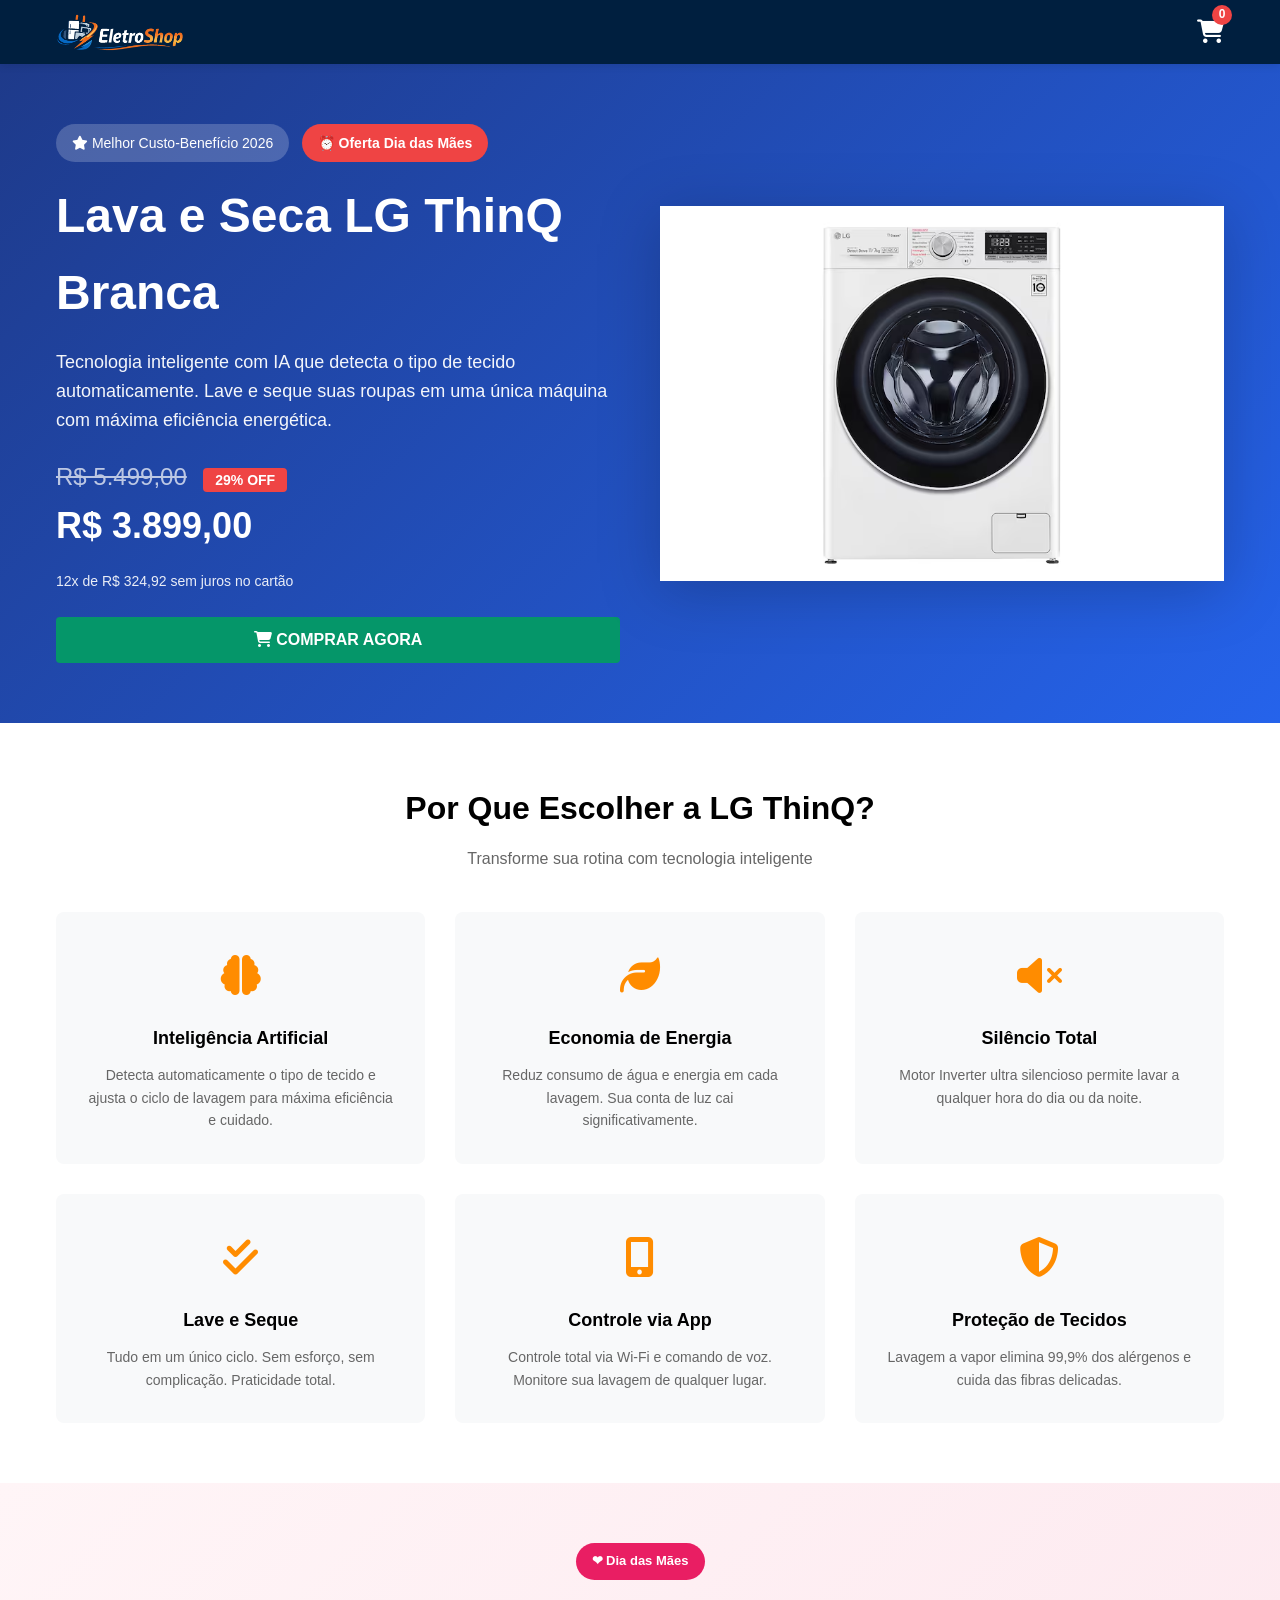
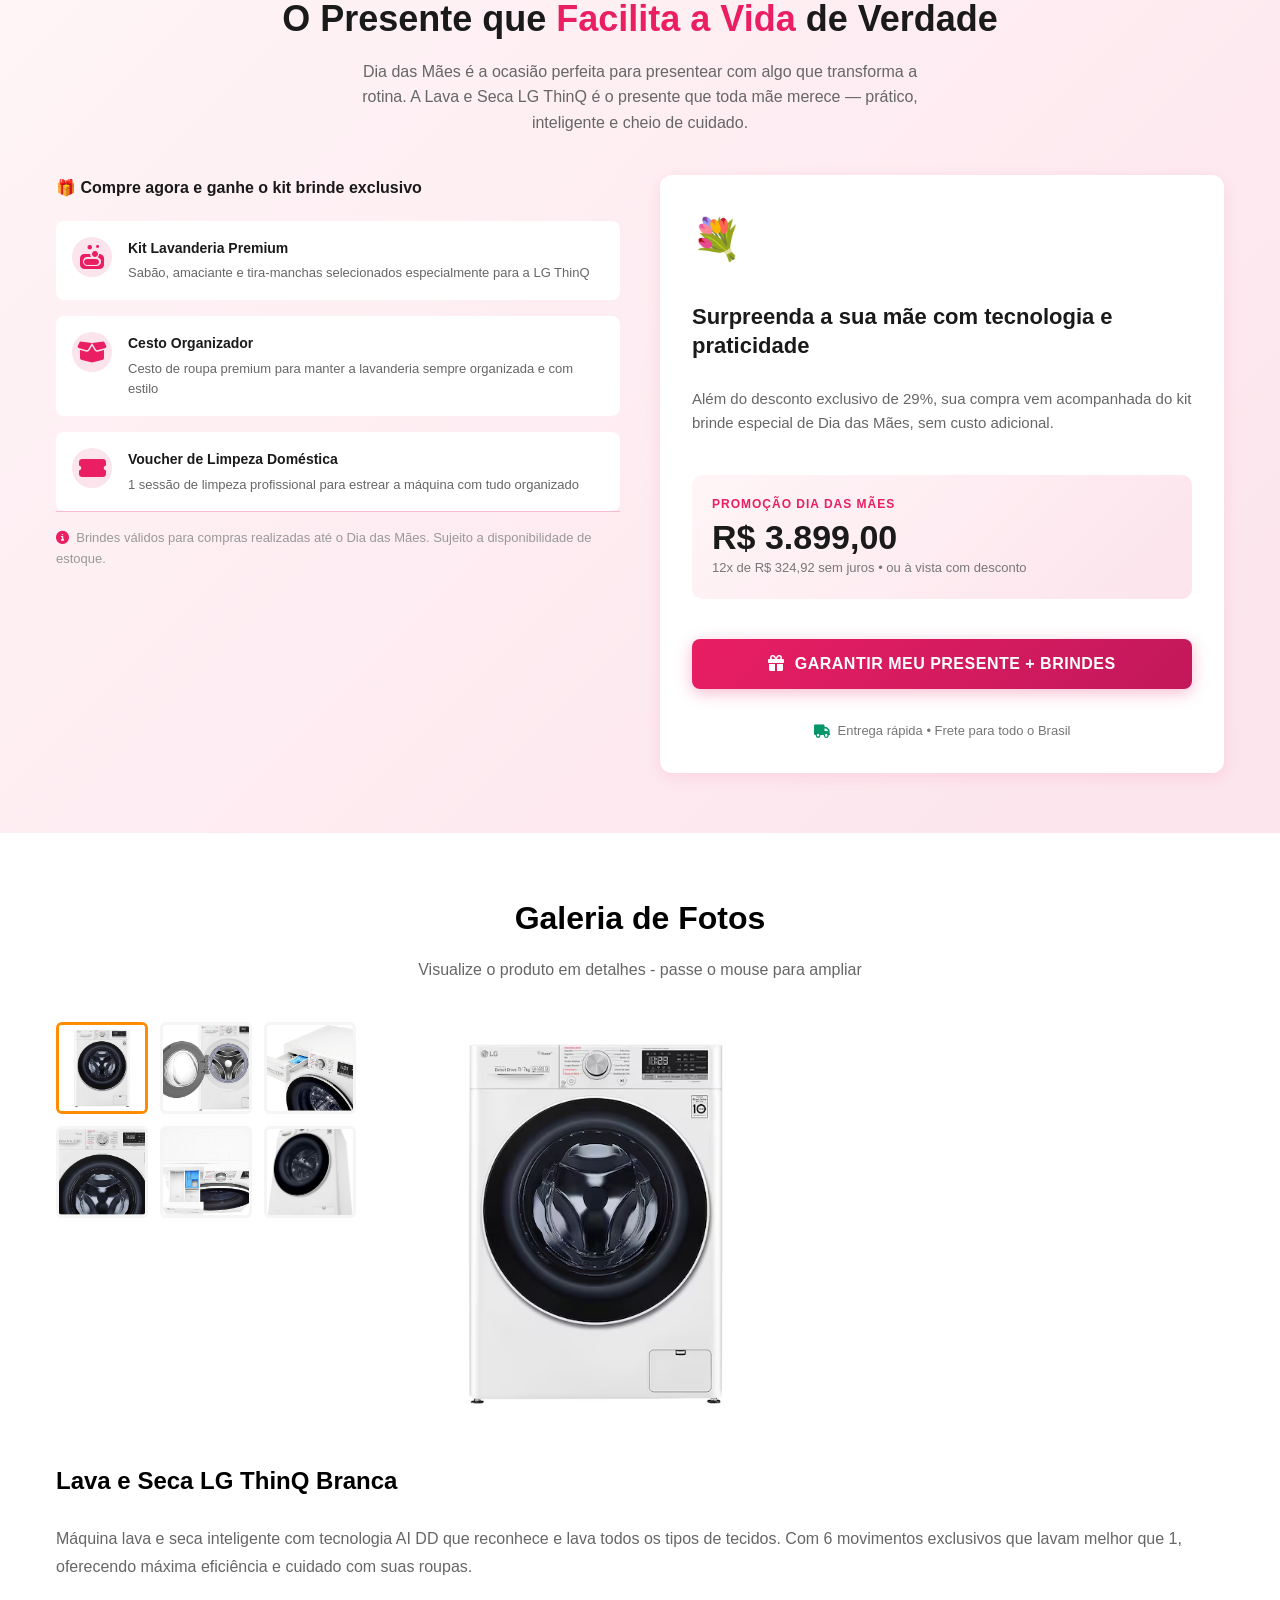
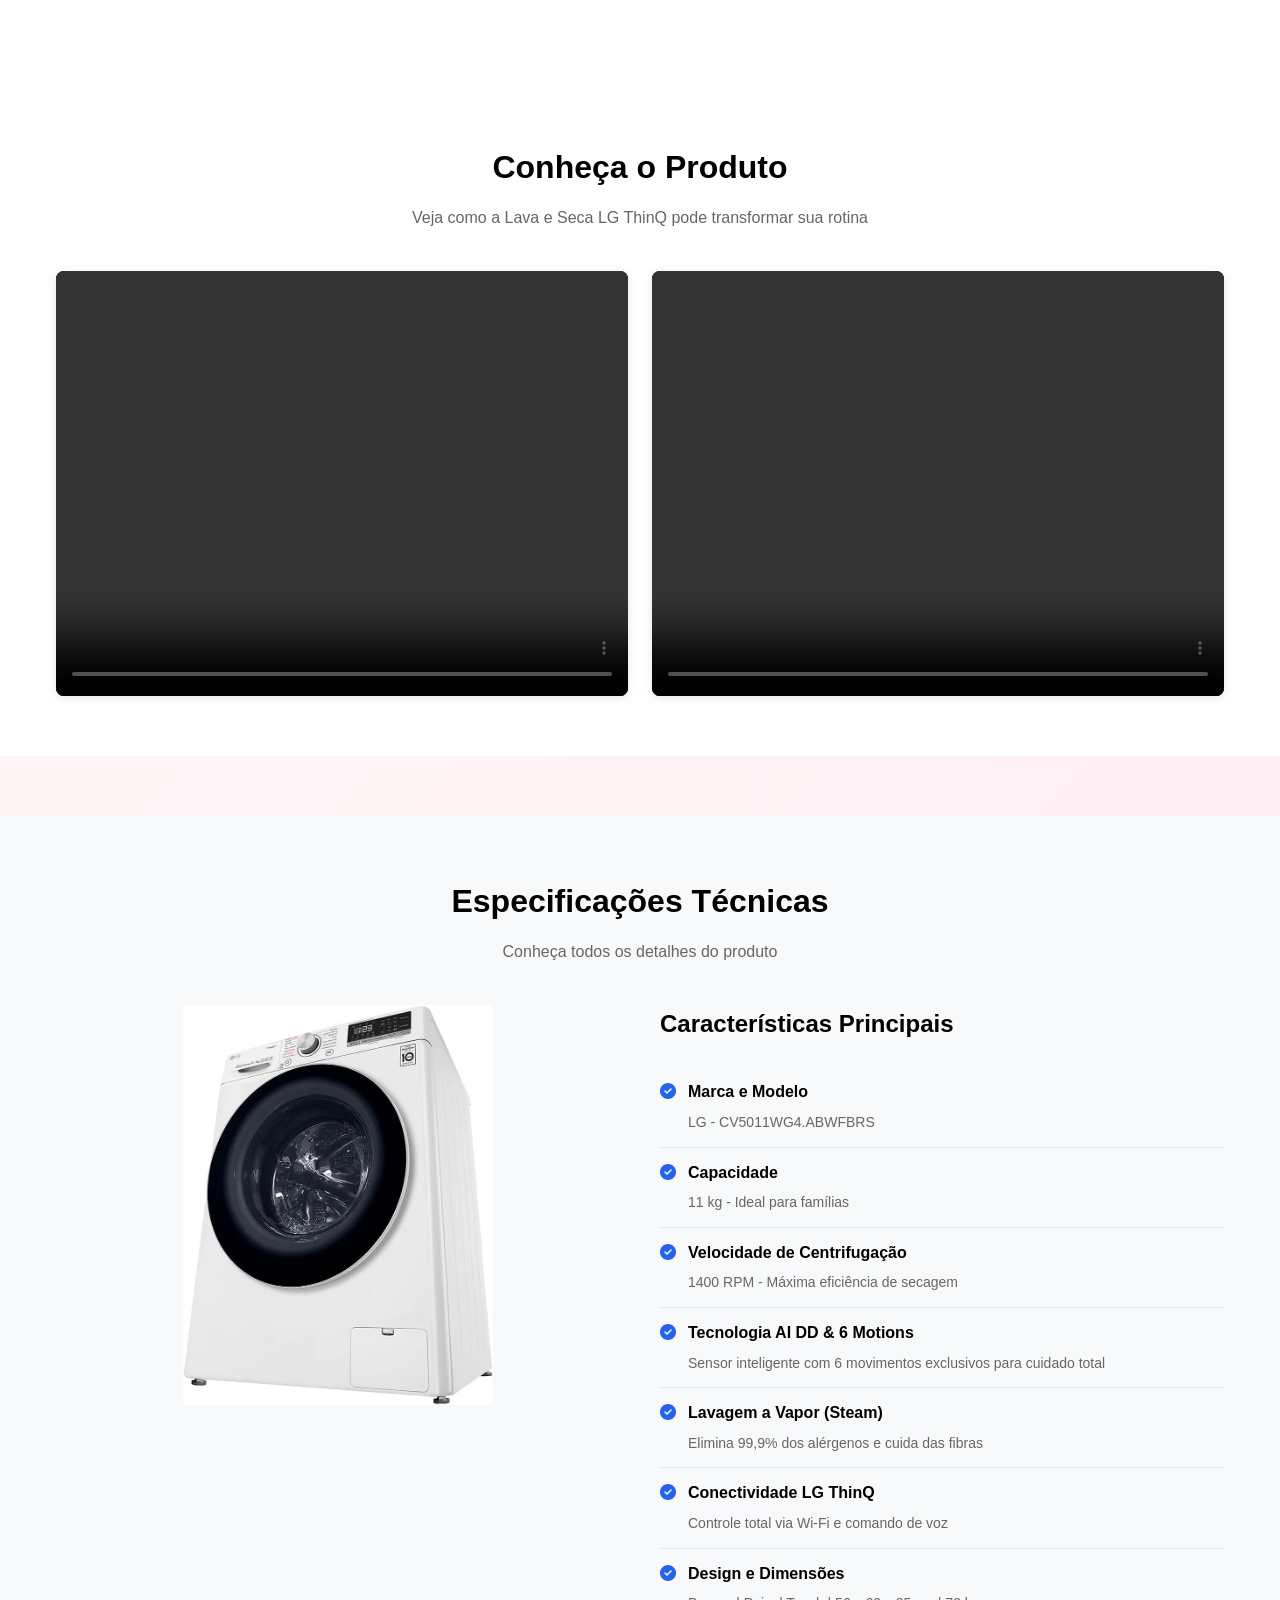
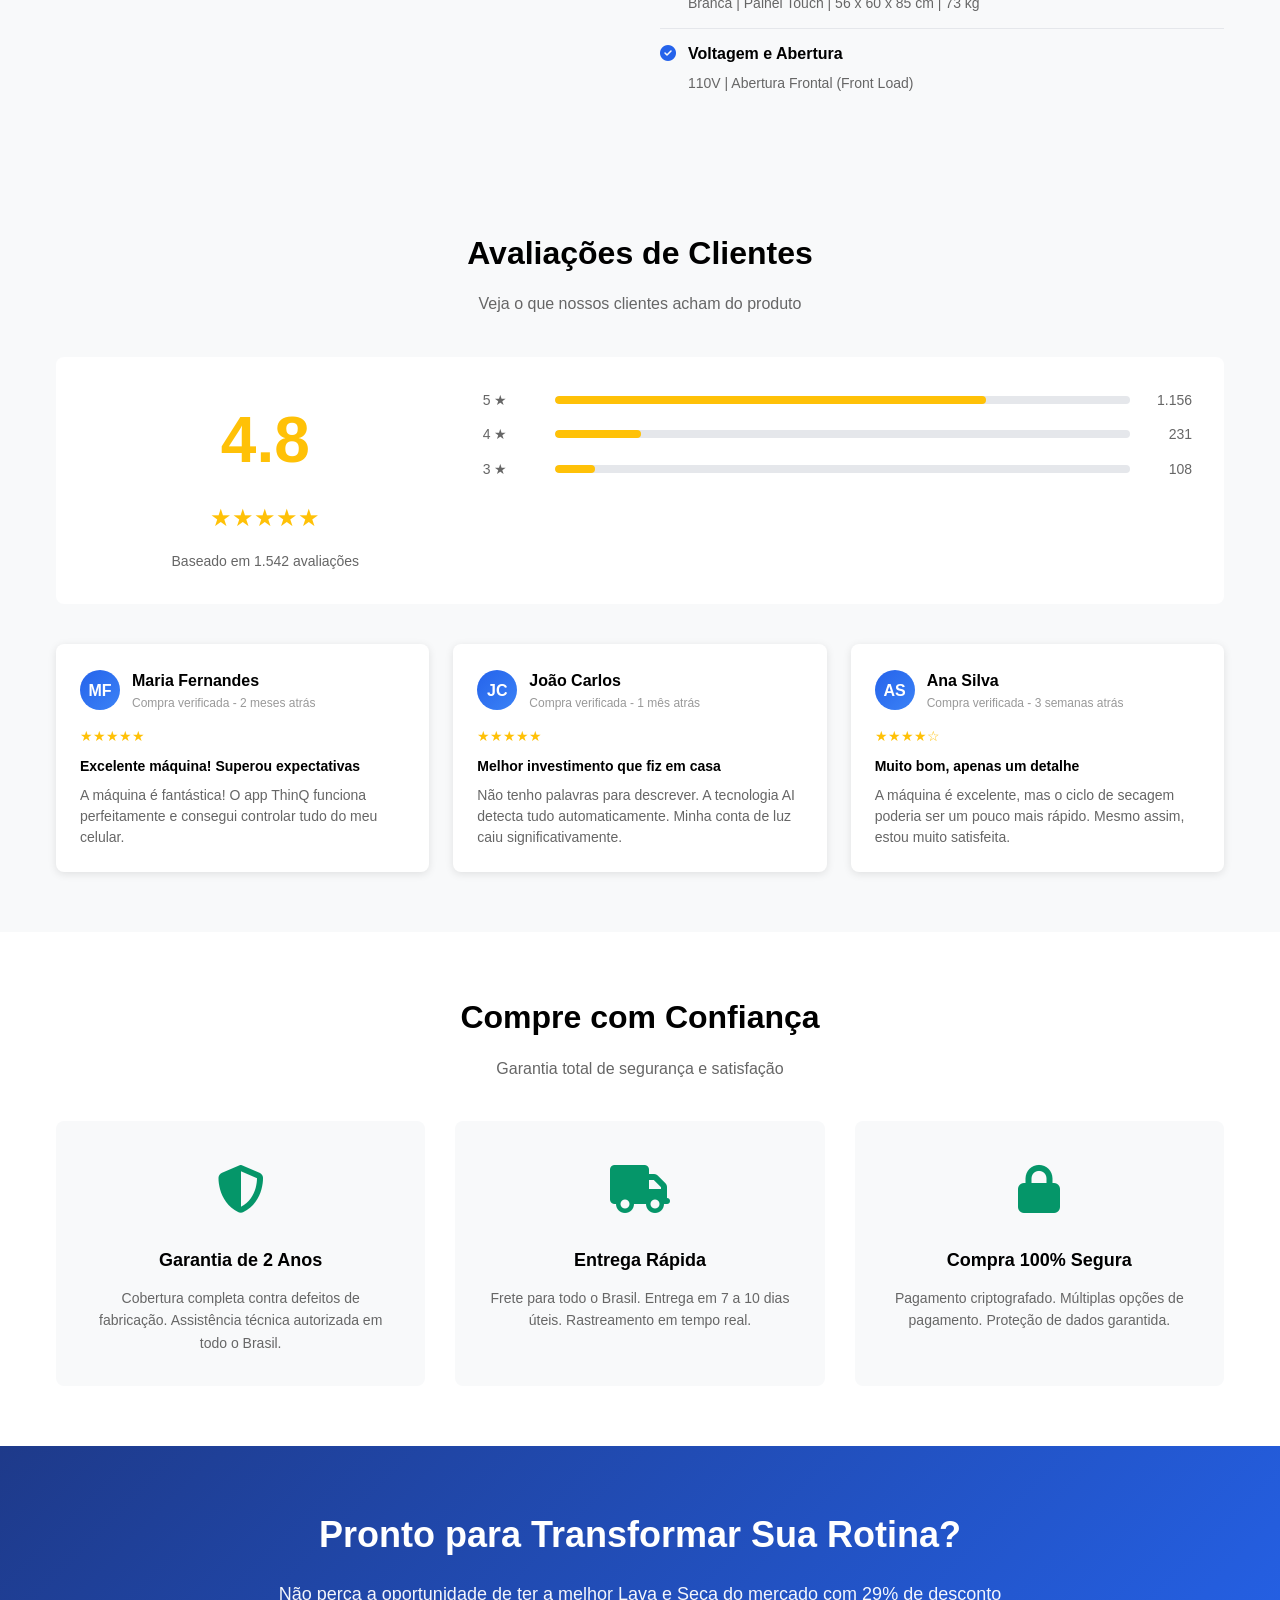
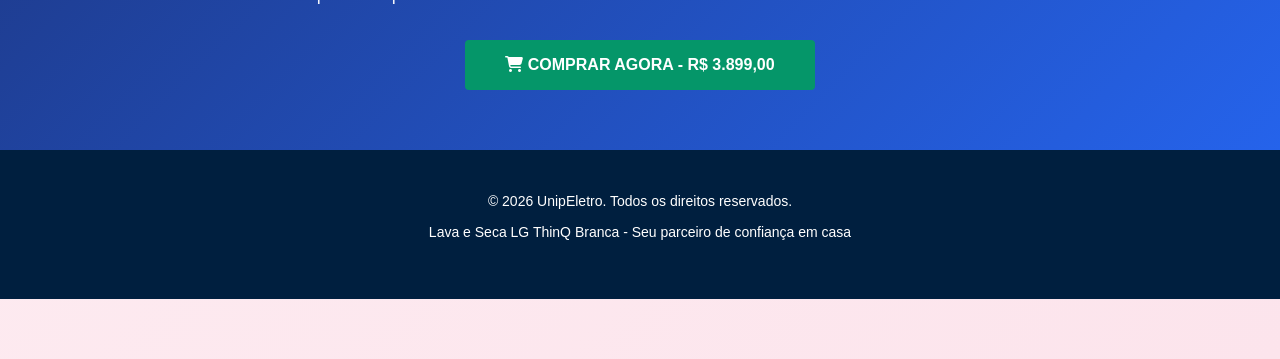
<file: loja.html>
<!DOCTYPE html>
<html lang="pt-br">
<head>
    <meta charset="UTF-8">
    <meta name="viewport" content="width=device-width, initial-scale=1.0">
    <title>Lava e Seca LG ThinQ Branca - EletroShop</title>
    <link rel="stylesheet" href="https://cdnjs.cloudflare.com/ajax/libs/font-awesome/6.4.0/css/all.min.css">
    <style>
        * {
            margin: 0;
            padding: 0;
            box-sizing: border-box;
        }

        body {
            font-family: 'Helvetica Neue', Arial, sans-serif;
            background-color: #f8f9fa;
            color: #333;
            line-height: 1.6;
        }

        .navbar {
            background-color: #001f3f;
            padding: 12px 0;
            box-shadow: 0 2px 8px rgba(0,0,0,0.1);
            position: sticky;
            top: 0;
            z-index: 100;
        }

        .navbar-container {
            max-width: 1200px;
            margin: 0 auto;
            padding: 0 16px;
            display: flex;
            align-items: center;
            justify-content: space-between;
        }

        .logo {
            font-size: 24px;
            font-weight: bold;
            color: white;
            text-decoration: none;
            display: flex;
            align-items: center;
            gap: 6px;
            cursor: pointer;
        }

        .logo-icon {
            color: #ff8c00;
            font-size: 28px;
        }

        .nav-links {
            display: flex;
            gap: 24px;
            align-items: center;
        }

        .nav-links a {
            color: white;
            text-decoration: none;
            font-size: 14px;
            cursor: pointer;
            transition: color 0.2s;
            display: none;
        }

        .nav-links a:hover {
            color: #ff8c00;
        }

        .cart-icon {
            font-size: 24px;
            cursor: pointer;
            position: relative;
            color: white;
            transition: transform 0.2s;
        }

        .cart-icon:hover {
            transform: scale(1.1);
        }

        .cart-badge {
            position: absolute;
            top: -8px;
            right: -8px;
            background-color: #ef4444;
            color: white;
            border-radius: 50%;
            width: 20px;
            height: 20px;
            display: flex;
            align-items: center;
            justify-content: center;
            font-size: 12px;
            font-weight: bold;
        }

        .container {
            max-width: 1200px;
            margin: 0 auto;
            padding: 0 16px;
        }

        .page {
            display: none;
        }

        .page.active {
            display: block;
        }

        /* HERO */
        .hero {
            background: linear-gradient(135deg, #1e3a8a 0%, #2563eb 100%);
            color: white;
            padding: 60px 0;
        }

        .hero-content {
            display: grid;
            grid-template-columns: 1fr 1fr;
            gap: 40px;
            align-items: center;
        }

        .hero-text h1 {
            font-size: 48px;
            margin-bottom: 16px;
            font-weight: bold;
        }

        .hero-text p {
            font-size: 18px;
            margin-bottom: 24px;
            opacity: 0.95;
        }

        .hero-badge {
            display: inline-block;
            background-color: rgba(255, 255, 255, 0.2);
            padding: 8px 16px;
            border-radius: 20px;
            font-size: 14px;
            margin-bottom: 16px;
        }

        .urgency-badge {
            display: inline-block;
            background-color: #ef4444;
            padding: 8px 16px;
            border-radius: 20px;
            font-size: 14px;
            margin-bottom: 16px;
            margin-left: 8px;
            font-weight: bold;
        }

        .price-hero {
            font-size: 36px;
            font-weight: bold;
            margin-bottom: 16px;
        }

        .price-original {
            text-decoration: line-through;
            opacity: 0.7;
            font-size: 24px;
            margin-right: 12px;
        }

        .discount-badge {
            background-color: #ef4444;
            padding: 4px 12px;
            border-radius: 4px;
            font-size: 14px;
            font-weight: bold;
        }

        .hero-buttons {
            display: flex;
            gap: 12px;
            margin-top: 24px;
        }

        .btn-primary {
            background-color: #059669;
            color: white;
            padding: 14px 32px;
            border: none;
            border-radius: 4px;
            font-size: 16px;
            font-weight: bold;
            cursor: pointer;
            transition: background-color 0.2s;
            flex: 1;
        }

        .btn-primary:hover {
            background-color: #047857;
        }

        .hero-image {
            position: relative;
            height: 400px;
            display: flex;
            align-items: center;
            justify-content: center;
        }

        .hero-image img {
            max-width: 100%;
            max-height: 100%;
            object-fit: contain;
            filter: drop-shadow(0 10px 30px rgba(0,0,0,0.2));
        }

        /* PROVA SOCIAL */
        .social-proof-section {
            padding: 40px 0;
            background: white;
            border-bottom: 1px solid #e5e7eb;
        }

        .social-proof-container {
            display: grid;
            grid-template-columns: repeat(3, 1fr);
            gap: 30px;
            text-align: center;
        }

        .proof-item {
            padding: 20px;
        }

        .proof-rating {
            font-size: 28px;
            font-weight: bold;
            color: #ffc107;
            margin-bottom: 8px;
        }

        .proof-stars {
            font-size: 18px;
            color: #ffc107;
            margin-bottom: 8px;
        }

        .proof-text {
            font-size: 14px;
            color: #666;
            font-weight: 500;
        }

        /* BENEFÍCIOS */
        .benefits-section {
            padding: 60px 0;
            background: white;
        }

        .section-title {
            font-size: 32px;
            font-weight: bold;
            margin-bottom: 12px;
            color: #000;
            text-align: center;
        }

        .section-subtitle {
            font-size: 16px;
            color: #666;
            margin-bottom: 40px;
            text-align: center;
        }

        .benefits-grid {
            display: grid;
            grid-template-columns: repeat(3, 1fr);
            gap: 30px;
        }

        .benefit-card {
            background: #f8f9fa;
            padding: 30px;
            border-radius: 8px;
            text-align: center;
            border: 2px solid transparent;
            transition: all 0.3s;
        }

        .benefit-card:hover {
            border-color: #ff8c00;
            box-shadow: 0 4px 12px rgba(255, 140, 0, 0.1);
        }

        .benefit-icon {
            font-size: 40px;
            color: #ff8c00;
            margin-bottom: 16px;
        }

        .benefit-card h3 {
            font-size: 18px;
            font-weight: bold;
            margin-bottom: 12px;
            color: #000;
        }

        .benefit-card p {
            font-size: 14px;
            color: #666;
            line-height: 1.6;
        }

        /* GALERIA */
        .gallery-section {
            padding: 60px 0;
            background: white;
        }

        .gallery-container {
            display: grid;
            grid-template-columns: auto 1fr;
            gap: 40px;
            align-items: start;
            margin-bottom: 40px;
        }

        .gallery-left {
            display: grid;
            grid-template-columns: repeat(3, 1fr);
            gap: 12px;
            width: 300px;
        }

        .gallery-thumbnails-wrapper {
            display: contents;
        }

        .gallery-main {
            position: relative;
            overflow: hidden;
            border-radius: 8px;
            background: #f5f5f5;
            aspect-ratio: 1;
            width: 100%;
            max-width: 400px;
        }

        .gallery-main-image {
            width: 100%;
            height: 100%;
            object-fit: cover;
            cursor: zoom-in;
            transition: transform 0.3s ease;
        }

        .gallery-main:hover .gallery-main-image {
            transform: scale(1.5);
        }

        .zoom-lens {
            position: absolute;
            top: 0;
            left: 0;
            width: 150px;
            height: 150px;
            border: 2px solid #ff8c00;
            background: rgba(255, 140, 0, 0.1);
            display: none;
            border-radius: 4px;
            pointer-events: none;
            z-index: 10;
        }

        .gallery-main:hover .zoom-lens {
            display: block;
        }

        .zoom-result {
            position: fixed;
            width: 300px;
            height: 300px;
            border: 1px solid #ddd;
            overflow: hidden;
            background: white;
            border-radius: 4px;
            display: none;
            box-shadow: 0 2px 8px rgba(0,0,0,0.1);
            z-index: 100;
        }

        .zoom-result img {
            width: 100%;
            height: 100%;
            object-fit: cover;
        }

        .gallery-main:hover .zoom-result {
            display: block;
        }

        .gallery-thumbnails {
            display: contents;
        }

        .gallery-thumbnail {
            aspect-ratio: 1;
            border-radius: 6px;
            overflow: hidden;
            cursor: pointer;
            border: 3px solid transparent;
            transition: all 0.3s ease;
            background: #f5f5f5;
        }

        .gallery-thumbnail img {
            width: 100%;
            height: 100%;
            object-fit: cover;
            transition: transform 0.3s ease;
        }

        .gallery-thumbnail:hover img {
            transform: scale(1.05);
        }

        .gallery-thumbnail.active {
            border-color: #ff8c00;
        }

        .gallery-info {
            display: flex;
            flex-direction: column;
            gap: 24px;
            grid-column: 1 / -1;
        }

        .gallery-info h2 {
            font-size: 24px;
            font-weight: bold;
            color: #000;
        }

        .gallery-info p {
            color: #666;
            line-height: 1.8;
        }

        /* VÍDEOS */
        .video-section {
            padding: 60px 0;
            background: white;
        }

        .video-grid {
            display: grid;
            grid-template-columns: repeat(2, 1fr);
            gap: 24px;
        }

        .video-card {
            background: #f5f5f5;
            border-radius: 8px;
            overflow: hidden;
            box-shadow: 0 2px 8px rgba(0,0,0,0.1);
            transition: transform 0.3s, box-shadow 0.3s;
        }

        .video-card:hover {
            transform: translateY(-4px);
            box-shadow: 0 8px 16px rgba(0,0,0,0.15);
        }

        .video-player {
            aspect-ratio: 16 / 9;
            background: #000;
            cursor: pointer;
        }

        .video-title {
            padding: 16px;
            font-weight: bold;
            font-size: 16px;
            color: #000;
        }

        .video-description {
            padding: 0 16px 16px;
            font-size: 14px;
            color: #666;
        }

        /* OFERTA DIA DAS MÃES */
        .maes-section {
            padding: 60px 0;
            background: linear-gradient(135deg, #fff5f7 0%, #fce4ec 100%);
        }

        .maes-header {
            text-align: center;
            margin-bottom: 40px;
        }

        .maes-tag {
            display: inline-block;
            background-color: #e91e63;
            color: white;
            padding: 8px 16px;
            border-radius: 20px;
            font-size: 13px;
            font-weight: bold;
            margin-bottom: 16px;
        }

        .maes-header h2 {
            font-size: 36px;
            font-weight: bold;
            color: #1a1a1a;
            margin-bottom: 16px;
            line-height: 1.3;
        }

        .maes-header h2 span {
            color: #e91e63;
        }

        .maes-header p {
            font-size: 16px;
            color: #666;
            max-width: 600px;
            margin: 0 auto;
            line-height: 1.6;
        }

        .maes-layout {
            display: grid;
            grid-template-columns: 1fr 1fr;
            gap: 40px;
            align-items: start;
        }

        .maes-brindes-title {
            font-size: 16px;
            font-weight: bold;
            color: #1a1a1a;
            margin-bottom: 20px;
            display: block;
        }

        .maes-brindes-list {
            list-style: none;
            display: flex;
            flex-direction: column;
            gap: 16px;
        }

        .maes-brinde-item {
            display: flex;
            gap: 16px;
            align-items: flex-start;
            background: white;
            padding: 16px;
            border-radius: 8px;
        }

        .maes-brinde-icon {
            font-size: 24px;
            color: #e91e63;
            flex-shrink: 0;
            display: flex;
            align-items: center;
            justify-content: center;
            width: 40px;
            height: 40px;
            background: #fce4ec;
            border-radius: 50%;
        }

        .maes-brinde-info {
            display: flex;
            flex-direction: column;
            gap: 4px;
        }

        .maes-brinde-info strong {
            color: #1a1a1a;
            font-size: 14px;
        }

        .maes-brinde-info span {
            color: #666;
            font-size: 13px;
        }

        .maes-cta-box {
            background: white;
            padding: 32px;
            border-radius: 12px;
            box-shadow: 0 4px 16px rgba(233, 30, 99, 0.1);
            display: flex;
            flex-direction: column;
            gap: 16px;
        }

        .maes-cta-icon {
            font-size: 40px;
            margin-bottom: 16px;
            display: block;
        }

        .maes-cta-box h3 {
            font-size: 22px;
            font-weight: bold;
            color: #1a1a1a;
            margin-bottom: 10px;
            line-height: 1.3;
        }

        .maes-cta-box p {
            font-size: 15px;
            color: #666;
            margin-bottom: 24px;
            line-height: 1.6;
        }

        .maes-price-block {
            background: linear-gradient(135deg, #fff5f7 0%, #fce4ec 100%);
            border-radius: 10px;
            padding: 20px;
            margin-bottom: 24px;
        }

        .maes-price-label {
            font-size: 12px;
            text-transform: uppercase;
            letter-spacing: 1px;
            color: #e91e63;
            font-weight: bold;
            margin-bottom: 6px;
        }

        .maes-price-value {
            font-size: 34px;
            font-weight: bold;
            color: #1a1a1a;
            line-height: 1;
            margin-bottom: 4px;
        }

        .maes-price-installment {
            font-size: 13px;
            color: #777;
        }

        .btn-maes {
            width: 100%;
            padding: 16px 24px;
            background: linear-gradient(135deg, #e91e63 0%, #c2185b 100%);
            color: white;
            border: none;
            border-radius: 8px;
            font-size: 16px;
            font-weight: bold;
            cursor: pointer;
            transition: all 0.25s;
            letter-spacing: 0.5px;
            box-shadow: 0 4px 16px rgba(233,30,99,0.3);
        }

        .btn-maes:hover {
            background: linear-gradient(135deg, #c2185b 0%, #ad1457 100%);
            transform: translateY(-2px);
            box-shadow: 0 6px 20px rgba(233,30,99,0.4);
        }

        .maes-badge-entrega {
            display: flex;
            align-items: center;
            justify-content: center;
            gap: 8px;
            margin-top: 16px;
            font-size: 13px;
            color: #777;
        }

        .maes-badge-entrega i {
            color: #059669;
        }

        /* ESPECIFICAÇÕES */
        .specs-section {
            padding: 60px 0;
            background: #f8f9fa;
        }

        .specs-grid {
            display: grid;
            grid-template-columns: repeat(2, 1fr);
            gap: 40px;
        }

        .specs-image {
            display: flex;
            align-items: center;
            justify-content: center;
            height: 400px;
        }

        .specs-image img {
            max-width: 100%;
            max-height: 100%;
            object-fit: contain;
        }

        .specs-content h3 {
            font-size: 24px;
            font-weight: bold;
            margin-bottom: 24px;
            color: #000;
        }

        .specs-list {
            list-style: none;
        }

        .specs-list li {
            padding: 12px 0;
            border-bottom: 1px solid #e5e7eb;
            display: flex;
            align-items: flex-start;
            gap: 12px;
        }

        .specs-list li:last-child {
            border-bottom: none;
        }

        .specs-list i {
            color: #2563eb;
            margin-top: 4px;
            flex-shrink: 0;
        }

        .specs-list strong {
            color: #000;
            display: block;
            margin-bottom: 4px;
        }

        .specs-list span {
            color: #666;
            font-size: 14px;
        }

        /* AVALIAÇÕES */
        .reviews-section {
            padding: 60px 0;
            background: #f8f9fa;
        }

        .rating-summary {
            display: grid;
            grid-template-columns: 1fr 2fr;
            gap: 40px;
            margin-bottom: 40px;
            background: white;
            padding: 32px;
            border-radius: 8px;
        }

        .rating-box {
            text-align: center;
        }

        .big-rating {
            font-size: 64px;
            font-weight: bold;
            color: #ffc107;
            margin-bottom: 8px;
        }

        .stars-display {
            font-size: 24px;
            color: #ffc107;
            margin-bottom: 12px;
        }

        .rating-text {
            font-size: 14px;
            color: #666;
        }

        .rating-bars {
            display: flex;
            flex-direction: column;
            gap: 12px;
        }

        .rating-bar {
            display: flex;
            align-items: center;
            gap: 12px;
        }

        .rating-bar-label {
            width: 60px;
            font-size: 14px;
            color: #666;
        }

        .rating-bar-fill {
            flex: 1;
            height: 8px;
            background-color: #e5e7eb;
            border-radius: 4px;
            overflow: hidden;
        }

        .rating-bar-progress {
            height: 100%;
            background-color: #ffc107;
            border-radius: 4px;
        }

        .rating-bar-count {
            width: 50px;
            text-align: right;
            font-size: 14px;
            color: #666;
        }

        .reviews-grid {
            display: grid;
            grid-template-columns: repeat(3, 1fr);
            gap: 24px;
        }

        .review-card {
            background: white;
            padding: 24px;
            border-radius: 8px;
            box-shadow: 0 2px 8px rgba(0,0,0,0.1);
        }

        .review-header {
            display: flex;
            align-items: center;
            gap: 12px;
            margin-bottom: 12px;
        }

        .review-avatar {
            width: 40px;
            height: 40px;
            background: linear-gradient(135deg, #2563eb 0%, #3b82f6 100%);
            border-radius: 50%;
            display: flex;
            align-items: center;
            justify-content: center;
            color: white;
            font-weight: bold;
        }

        .review-name {
            font-weight: bold;
            color: #000;
        }

        .review-date {
            font-size: 12px;
            color: #999;
        }

        .review-stars {
            color: #ffc107;
            font-size: 14px;
            margin-bottom: 8px;
        }

        .review-title {
            font-weight: bold;
            color: #000;
            margin-bottom: 8px;
            font-size: 14px;
        }

        .review-text {
            color: #666;
            font-size: 14px;
            line-height: 1.5;
        }

        /* CONFIANÇA */
        .trust-section {
            padding: 60px 0;
            background: white;
        }

        .trust-grid {
            display: grid;
            grid-template-columns: repeat(3, 1fr);
            gap: 30px;
        }

        .trust-card {
            text-align: center;
            padding: 30px;
            background: #f8f9fa;
            border-radius: 8px;
            border: 2px solid transparent;
            transition: all 0.3s;
        }

        .trust-card:hover {
            border-color: #059669;
            box-shadow: 0 4px 12px rgba(5, 150, 105, 0.1);
        }

        .trust-icon {
            font-size: 48px;
            color: #059669;
            margin-bottom: 16px;
        }

        .trust-card h3 {
            font-size: 18px;
            font-weight: bold;
            margin-bottom: 12px;
            color: #000;
        }

        .trust-card p {
            font-size: 14px;
            color: #666;
            line-height: 1.6;
        }

        /* CTA FINAL */
        .cta-section {
            padding: 60px 0;
            background: linear-gradient(135deg, #1e3a8a 0%, #2563eb 100%);
            color: white;
            text-align: center;
        }

        .cta-content h2 {
            font-size: 36px;
            font-weight: bold;
            margin-bottom: 16px;
        }

        .cta-content p {
            font-size: 18px;
            margin-bottom: 32px;
            opacity: 0.95;
        }

        .cta-buttons {
            display: flex;
            gap: 16px;
            justify-content: center;
        }

        .btn-cta-primary {
            background-color: #059669;
            color: white;
            padding: 16px 40px;
            border: none;
            border-radius: 4px;
            font-size: 16px;
            font-weight: bold;
            cursor: pointer;
            transition: background-color 0.2s;
        }

        .btn-cta-primary:hover {
            background-color: #047857;
        }

        /* FOOTER */
        .footer {
            padding: 40px 0;
            background-color: #001f3f;
            color: white;
            text-align: center;
            font-size: 14px;
        }

        .footer p {
            margin-bottom: 8px;
        }

        /* PÁGINAS */
        .cart-page,
        .checkout-page,
        .success-page {
            padding: 40px 0;
        }

        .cart-header,
        .checkout-header {
            display: flex;
            align-items: center;
            gap: 16px;
            margin-bottom: 40px;
            padding-bottom: 16px;
            border-bottom: 1px solid #e5e7eb;
        }

        .back-btn {
            background: none;
            border: none;
            font-size: 24px;
            cursor: pointer;
            color: #333;
        }

        .cart-layout,
        .checkout-layout {
            display: grid;
            grid-template-columns: 2fr 1fr;
            gap: 40px;
        }

        .cart-items {
            display: flex;
            flex-direction: column;
            gap: 16px;
        }

        .empty-cart {
            text-align: center;
            padding: 60px 20px;
            background: #f8f9fa;
            border-radius: 8px;
        }

        .empty-cart-icon {
            font-size: 64px;
            color: #ccc;
            margin-bottom: 16px;
        }

        .empty-cart p {
            color: #999;
            font-size: 16px;
        }

        .cart-item {
            display: grid;
            grid-template-columns: 100px 1fr 120px;
            gap: 20px;
            padding: 20px;
            background: white;
            border: 1px solid #e5e7eb;
            border-radius: 8px;
            align-items: start;
        }

        .cart-item-image {
            width: 100px;
            height: 100px;
            background: #f5f5f5;
            border-radius: 4px;
            overflow: hidden;
        }

        .cart-item-image img {
            width: 100%;
            height: 100%;
            object-fit: cover;
        }

        .cart-item-details h3 {
            font-size: 14px;
            font-weight: bold;
            margin-bottom: 8px;
        }

        .cart-item-price {
            font-size: 16px;
            font-weight: bold;
            color: #059669;
            margin-bottom: 12px;
        }

        .quantity-control {
            display: flex;
            align-items: center;
            gap: 8px;
            margin-bottom: 12px;
        }

        .quantity-control button {
            width: 30px;
            height: 30px;
            border: 1px solid #ddd;
            background: white;
            border-radius: 4px;
            cursor: pointer;
            font-weight: bold;
        }

        .remove-btn {
            color: #ef4444;
            font-size: 12px;
            cursor: pointer;
            text-decoration: none;
        }

        .cart-item-total {
            font-size: 16px;
            font-weight: bold;
            text-align: right;
        }

        .cart-summary,
        .checkout-summary {
            background: white;
            padding: 24px;
            border: 1px solid #e5e7eb;
            border-radius: 8px;
            height: fit-content;
        }

        .summary-title {
            font-size: 14px;
            font-weight: bold;
            text-transform: uppercase;
            color: #666;
            margin-bottom: 16px;
            padding-bottom: 12px;
            border-bottom: 1px solid #e5e7eb;
        }

        .summary-row,
        .summary-item {
            display: flex;
            justify-content: space-between;
            margin-bottom: 12px;
            font-size: 14px;
        }

        .summary-row.total,
        .summary-item.total {
            font-size: 16px;
            font-weight: bold;
            padding-top: 12px;
            border-top: 1px solid #e5e7eb;
            margin-top: 12px;
        }

        .checkout-btn,
        .finish-btn {
            width: 100%;
            padding: 14px;
            background-color: #059669;
            color: white;
            border: none;
            border-radius: 4px;
            font-size: 14px;
            font-weight: bold;
            cursor: pointer;
            margin-top: 16px;
        }

        .checkout-btn:hover,
        .finish-btn:hover {
            background-color: #047857;
        }

        .checkout-section {
            background: white;
            padding: 24px;
            border: 1px solid #e5e7eb;
            border-radius: 8px;
            margin-bottom: 24px;
        }

        .section-title-checkout {
            font-size: 16px;
            font-weight: bold;
            margin-bottom: 16px;
            color: #000;
        }

        .form-row {
            display: grid;
            grid-template-columns: 1fr 1fr;
            gap: 16px;
        }

        .form-group {
            display: flex;
            flex-direction: column;
            margin-bottom: 16px;
        }

        .form-group label {
            font-size: 14px;
            font-weight: bold;
            margin-bottom: 6px;
            color: #333;
        }

        .form-group input,
        .form-group select {
            padding: 10px;
            border: 1px solid #ddd;
            border-radius: 4px;
            font-size: 14px;
        }

        .payment-methods {
            display: flex;
            flex-direction: column;
            gap: 12px;
            margin-bottom: 16px;
        }

        .payment-method {
            display: flex;
            align-items: center;
            gap: 12px;
            padding: 12px;
            border: 2px solid #e5e7eb;
            border-radius: 4px;
            cursor: pointer;
            transition: all 0.2s;
        }

        .payment-method:hover {
            border-color: #2563eb;
            background: #f8f9fa;
        }

        .payment-method input[type="radio"] {
            cursor: pointer;
        }

        .payment-method-label {
            flex: 1;
        }

        .payment-method-title {
            font-weight: bold;
            color: #000;
            margin-bottom: 4px;
        }

        .payment-method-desc {
            font-size: 12px;
            color: #666;
        }

        .payment-details {
            display: none;
            padding: 16px;
            background: #f8f9fa;
            border-radius: 4px;
            margin-bottom: 16px;
        }

        .payment-details.show {
            display: block;
        }

        .success-container {
            text-align: center;
            padding: 60px 20px;
            background: white;
            border-radius: 8px;
        }

        .success-icon {
            font-size: 80px;
            color: #059669;
            margin-bottom: 24px;
        }

        .success-container h2 {
            font-size: 32px;
            font-weight: bold;
            margin-bottom: 16px;
            color: #000;
        }

        .success-container p {
            font-size: 16px;
            color: #666;
            margin-bottom: 32px;
        }

        .success-details {
            background: #f8f9fa;
            padding: 24px;
            border-radius: 8px;
            margin-bottom: 32px;
            text-align: left;
        }

        .success-details-row {
            display: flex;
            justify-content: space-between;
            padding: 12px 0;
            border-bottom: 1px solid #e5e7eb;
            font-size: 14px;
        }

        .success-details-row:last-child {
            border-bottom: none;
        }

        .success-buttons {
            display: flex;
            gap: 12px;
            justify-content: center;
        }

        .btn-continue {
            background-color: #2563eb;
            color: white;
            padding: 14px 32px;
            border: none;
            border-radius: 4px;
            font-size: 14px;
            font-weight: bold;
            cursor: pointer;
        }

        .btn-continue:hover {
            background-color: #1d4ed8;
        }

        /* PÁGINA DE AVALIAÇÃO */
        .rating-page {
            padding: 40px 0;
        }

        .rating-container {
            background: white;
            border-radius: 12px;
            padding: 48px;
            max-width: 600px;
            margin: 0 auto;
            box-shadow: 0 4px 16px rgba(0,0,0,0.1);
        }

        .rating-page-header {
            text-align: center;
            margin-bottom: 40px;
        }

        .rating-page-header h2 {
            font-size: 28px;
            font-weight: bold;
            color: #000;
            margin-bottom: 12px;
        }

        .rating-page-header p {
            font-size: 16px;
            color: #666;
            line-height: 1.6;
        }

        .rating-form {
            display: flex;
            flex-direction: column;
            gap: 24px;
        }

        .form-section {
            display: flex;
            flex-direction: column;
            gap: 12px;
        }

        .form-section label {
            font-size: 14px;
            font-weight: bold;
            color: #333;
        }

        .star-rating {
            display: flex;
            gap: 12px;
            font-size: 32px;
            cursor: pointer;
        }

        .star {
            color: #ddd;
            transition: all 0.2s;
            cursor: pointer;
        }

        .star:hover,
        .star.active {
            color: #ffc107;
            transform: scale(1.2);
        }

        .rating-value {
            text-align: center;
            font-size: 14px;
            color: #666;
            min-height: 20px;
        }

        .form-section textarea {
            padding: 12px;
            border: 1px solid #ddd;
            border-radius: 4px;
            font-size: 14px;
            font-family: inherit;
            resize: vertical;
            min-height: 120px;
        }

        .form-section input[type="text"],
        .form-section input[type="email"] {
            padding: 10px;
            border: 1px solid #ddd;
            border-radius: 4px;
            font-size: 14px;
        }

        .checkbox-group {
            display: flex;
            align-items: center;
            gap: 8px;
        }

        .checkbox-group input[type="checkbox"] {
            width: 18px;
            height: 18px;
            cursor: pointer;
        }

        .checkbox-group label {
            margin: 0;
            font-size: 14px;
            cursor: pointer;
            color: #666;
        }

        .rating-buttons {
            display: flex;
            gap: 12px;
            margin-top: 24px;
        }

        .btn-submit-rating {
            flex: 1;
            padding: 14px;
            background-color: #059669;
            color: white;
            border: none;
            border-radius: 4px;
            font-size: 14px;
            font-weight: bold;
            cursor: pointer;
            transition: background-color 0.2s;
        }

        .btn-submit-rating:hover {
            background-color: #047857;
        }

        .btn-skip-rating {
            flex: 1;
            padding: 14px;
            background-color: #e5e7eb;
            color: #333;
            border: none;
            border-radius: 4px;
            font-size: 14px;
            font-weight: bold;
            cursor: pointer;
            transition: background-color 0.2s;
        }

        .btn-skip-rating:hover {
            background-color: #d1d5db;
        }

        .rating-success {
            text-align: center;
            padding: 40px 20px;
        }

        .rating-success-icon {
            font-size: 64px;
            color: #059669;
            margin-bottom: 16px;
        }

        .rating-success h3 {
            font-size: 24px;
            font-weight: bold;
            color: #000;
            margin-bottom: 12px;
        }

        .rating-success p {
            font-size: 14px;
            color: #666;
            margin-bottom: 24px;
        }

        /* PÁGINA DE ACOMPANHAMENTO DE ENTREGA */
        .tracking-page {
            margin: 0;
            padding: 0;
            background: #d8d8d8;
            min-height: 100vh;
        }

        .tracking-topbar {
            background: #0b86f4;
            color: white;
            height: 108px;
            display: flex;
            align-items: center;
            justify-content: center;
            font-size: 22px;
            font-weight: 600;
            position: relative;
        }

        .tracking-back {
            position: absolute;
            left: 22px;
            font-size: 34px;
            top: 50%;
            transform: translateY(-50%);
            font-weight: 300;
            cursor: pointer;
            color: white;
        }

        .tracking-wrapper {
            max-width: 710px;
            margin: 34px auto;
            padding: 0 14px;
        }

        .tracking-card {
            background: #fff;
            border-radius: 18px;
            padding: 28px 28px 10px;
        }

        .tracking-title {
            color: #0b86f4;
            font-size: 22px;
            font-weight: 700;
            margin-bottom: 12px;
        }

        .tracking-subtitle {
            font-size: 18px;
            margin-bottom: 26px;
            color: #555;
        }

        .tracking-subtitle strong {
            color: #666;
        }

        .tracking-divider {
            height: 1px;
            background: #e3e3e3;
            margin-bottom: 10px;
        }

        .timeline {
            position: relative;
            padding-left: 100px;
            padding-top: 10px;
            padding-bottom: 10px;
        }

        .timeline::before {
            content: "";
            position: absolute;
            left: 50px;
            top: 0;
            bottom: 0;
            width: 8px;
            background: #d3d3d3;
            border-radius: 4px;
            z-index: 1;
        }

        .timeline::after {
            content: "";
            position: absolute;
            left: 50px;
            top: 0;
            width: 8px;
            background: #0b86f4;
            border-radius: 4px;
            z-index: 2;
            animation: fillTimeline 15s ease-out forwards;
        }

        @keyframes fillTimeline {
            0% { height: 0%; }
            100% { height: 100%; }
        }

        .timeline-item {
            position: relative;
            margin-bottom: 28px;
            padding-left: 0;
            opacity: 1;
            animation: none;
        }

        .timeline-item:nth-child(1) { animation-delay: 0.2s; }
        .timeline-item:nth-child(2) { animation-delay: 0.4s; }
        .timeline-item:nth-child(3) { animation-delay: 0.6s; }
        .timeline-item:nth-child(4) { animation-delay: 0.8s; }
        .timeline-item:nth-child(5) { animation-delay: 1s; }
        .timeline-item:nth-child(6) { animation-delay: 1.2s; }
        .timeline-item:nth-child(7) { animation-delay: 1.4s; }
        .timeline-item:nth-child(8) { animation-delay: 1.6s; }
        .timeline-item:nth-child(9) { animation-delay: 1.8s; }

        @keyframes slideIn {
            from {
                opacity: 0;
                transform: translateX(-20px);
            }
            to {
                opacity: 1;
                transform: translateX(0);
            }
        }

        .timeline-dot {
            position: absolute;
            left: -58px;
            top: 10px;
            width: 24px;
            height: 24px;
            background: white;
            border: 3px solid #d3d3d3;
            border-radius: 50%;
            display: flex;
            align-items: center;
            justify-content: center;
            font-size: 0;
            color: #d3d3d3;
            box-shadow: 0 0 0 2px white;
            animation: none;
            z-index: 3;
        }

        .timeline-item.completed .timeline-dot {
            background: #0b86f4;
            border-color: #0b86f4;
            color: white;
            animation: none;
        }

        .timeline-item.active .timeline-dot {
            background: #0b86f4;
            border-color: #0b86f4;
            color: white;
            box-shadow: 0 0 0 2px white;
            animation: none;
        }

        @keyframes pulse {
            0%, 100% {
                box-shadow: 0 0 0 0 rgba(11, 134, 244, 0.7);
            }
            50% {
                box-shadow: 0 0 0 8px rgba(11, 134, 244, 0);
            }
        }

        .timeline-content {
            background: transparent;
            padding: 0;
            border: none;
            display: block;
        }

        .timeline-item.completed .timeline-content {
            border: none;
            background: transparent;
        }

        .timeline-item.active .timeline-content {
            border: none;
            background: transparent;
            box-shadow: none;
        }

        .timeline-time {
            font-size: 13px;
            color: #999;
            font-weight: 400;
            text-transform: none;
            margin-bottom: 4px;
        }

        .timeline-title {
            font-size: 15px;
            font-weight: 500;
            color: #0b86f4;
            margin-bottom: 0;
            line-height: 1.4;
        }

        .timeline-description {
            font-size: 13px;
            color: #0b86f4;
            line-height: 1.4;
            display: none;
        }

        .timeline-description a {
            color: #0b86f4;
            text-decoration: underline;
            font-weight: 500;
            cursor: pointer;
        }

        .timeline-description a:hover {
            text-decoration: none;
        }

        .tracking-actions {
            display: none;
            gap: 12px;
            margin-top: 32px;
            padding-top: 24px;
            border-top: 1px solid #e5e7eb;
        }

        .btn-tracking {
            flex: 1;
            padding: 12px 16px;
            border: none;
            border-radius: 4px;
            font-size: 14px;
            font-weight: bold;
            cursor: pointer;
            transition: all 0.2s;
        }

        .btn-tracking-primary {
            background-color: #0b86f4;
            color: white;
        }

        .btn-tracking-primary:hover {
            background-color: #0a6fd8;
        }

        .btn-tracking-secondary {
            background-color: #e5e7eb;
            color: #333;
        }

        .btn-tracking-secondary:hover {
            background-color: #d1d5db;
        }

        .delivery-status {
            display: none;
            text-align: center;
            padding: 24px;
            background: linear-gradient(135deg, #f0fdf4 0%, #dcfce7 100%);
            border-radius: 8px;
            margin-top: 24px;
            border: 2px solid #86efac;
        }

        .delivery-status.in-transit {
            background: linear-gradient(135deg, #f0f9ff 0%, #e0f2fe 100%);
            border-color: #06b6d4;
        }

        .delivery-status-icon {
            font-size: 32px;
            margin-bottom: 8px;
        }

        .delivery-status-text {
            font-size: 16px;
            font-weight: bold;
            color: #059669;
            margin-bottom: 4px;
        }

        .delivery-status.in-transit .delivery-status-text {
            color: #0b86f4;
        }

        .delivery-status-subtext {
            font-size: 13px;
            color: #666;
        }

        .timeline-item {
            margin-bottom: 32px;
        }

        .timeline-dot {
            width: 24px;
            height: 24px;
            font-size: 12px;
        }

        .tracking-page .navbar {
            display: none;
        }

        @media (max-width: 768px) {
            .hero-content,
            .specs-grid,
            .reviews-grid,
            .video-grid,
            .benefits-grid,
            .trust-grid,
            .social-proof-container,
            .maes-layout {
                grid-template-columns: 1fr;
            }

            .hero-text h1 {
                font-size: 32px;
            }

            .section-title {
                font-size: 24px;
            }

            .hero-buttons {
                flex-direction: column;
            }

            .rating-summary {
                grid-template-columns: 1fr;
            }

            .cart-layout,
            .checkout-layout {
                grid-template-columns: 1fr;
            }

            .form-row {
                grid-template-columns: 1fr;
            }

            .gallery-left {
                width: 100%;
                grid-template-columns: repeat(4, 1fr);
            }

            .gallery-container {
                grid-template-columns: 1fr;
                gap: 20px;
            }

            .tracking-container {
                padding: 24px;
            }

            .tracking-header h2 {
                font-size: 22px;
            }
        }
    </style>
</head>
<body>

    <nav class="navbar">
        <div class="navbar-container">
            <div class="logo" onclick="goToLanding()">
                <img src="eletroshop_logo.png" alt="EletroShop" style="height: 40px; object-fit: contain;">
            </div>
            <div class="nav-links">
                <a href="#hero" onclick="scrollToSection('hero')">Topo</a>
                <a href="#gallery" onclick="scrollToSection('gallery')">Galeria</a>
                <a href="#videos" onclick="scrollToSection('videos')">Vídeos</a>
                <div class="cart-icon" onclick="goToCart()">
                    <i class="fas fa-shopping-cart"></i>
                    <span class="cart-badge" id="cart-count">0</span>
                </div>
            </div>
        </div>
    </nav>

    <div class="page active" id="landing-page">
        <section class="hero" id="hero">
            <div class="container">
                <div class="hero-content">
                    <div class="hero-text">
                        <div class="hero-badge">
                            <i class="fas fa-star"></i> Melhor Custo-Benefício 2026
                        </div>
                        <div class="urgency-badge">
                            ⏰ Oferta Dia das Mães
                        </div>
                        <h1>Lava e Seca LG ThinQ Branca</h1>
                        <p>Tecnologia inteligente com IA que detecta o tipo de tecido automaticamente. Lave e seque suas roupas em uma única máquina com máxima eficiência energética.</p>
                        
                        <div>
                            <span class="price-original">R$ 5.499,00</span>
                            <span class="discount-badge">29% OFF</span>
                        </div>
                        <div class="price-hero">R$ 3.899,00</div>
                        <p style="font-size: 14px; opacity: 0.9;">12x de R$ 324,92 sem juros no cartão</p>

                        <div class="hero-buttons">
                            <button class="btn-primary" onclick="addToCartAndGo()">
                                <i class="fas fa-shopping-cart"></i> COMPRAR AGORA
                            </button>
                        </div>
                    </div>

                    <div class="hero-image">
                        <img src="01.jpeg" alt="Lava e Seca LG ThinQ">
                    </div>
                </div>
            </div>
        </section>

        <section class="benefits-section" id="benefits">
            <div class="container">
                <h2 class="section-title">Por Que Escolher a LG ThinQ?</h2>
                <p class="section-subtitle">Transforme sua rotina com tecnologia inteligente</p>

                <div class="benefits-grid">
                    <div class="benefit-card">
                        <div class="benefit-icon">
                            <i class="fas fa-brain"></i>
                        </div>
                        <h3>Inteligência Artificial</h3>
                        <p>Detecta automaticamente o tipo de tecido e ajusta o ciclo de lavagem para máxima eficiência e cuidado.</p>
                    </div>

                    <div class="benefit-card">
                        <div class="benefit-icon">
                            <i class="fas fa-leaf"></i>
                        </div>
                        <h3>Economia de Energia</h3>
                        <p>Reduz consumo de água e energia em cada lavagem. Sua conta de luz cai significativamente.</p>
                    </div>

                    <div class="benefit-card">
                        <div class="benefit-icon">
                            <i class="fas fa-volume-mute"></i>
                        </div>
                        <h3>Silêncio Total</h3>
                        <p>Motor Inverter ultra silencioso permite lavar a qualquer hora do dia ou da noite.</p>
                    </div>

                    <div class="benefit-card">
                        <div class="benefit-icon">
                            <i class="fas fa-check-double"></i>
                        </div>
                        <h3>Lave e Seque</h3>
                        <p>Tudo em um único ciclo. Sem esforço, sem complicação. Praticidade total.</p>
                    </div>

                    <div class="benefit-card">
                        <div class="benefit-icon">
                            <i class="fas fa-mobile-alt"></i>
                        </div>
                        <h3>Controle via App</h3>
                        <p>Controle total via Wi-Fi e comando de voz. Monitore sua lavagem de qualquer lugar.</p>
                    </div>

                    <div class="benefit-card">
                        <div class="benefit-icon">
                            <i class="fas fa-shield-alt"></i>
                        </div>
                        <h3>Proteção de Tecidos</h3>
                        <p>Lavagem a vapor elimina 99,9% dos alérgenos e cuida das fibras delicadas.</p>
                    </div>
                </div>
            </div>
        </section>

        <section class="maes-section" id="dia-das-maes">
            <div class="container">

                <div class="maes-header">
                    <div class="maes-tag">&#10084; Dia das M&atilde;es</div>
                    <h2>O Presente que <span>Facilita a Vida</span> de Verdade</h2>
                    <p>Dia das M&atilde;es &eacute; a ocasi&atilde;o perfeita para presentear com algo que transforma a rotina. A Lava e Seca LG ThinQ &eacute; o presente que toda m&atilde;e merece &mdash; pr&aacute;tico, inteligente e cheio de cuidado.</p>
                </div>

                <div class="maes-layout">

                    <div>
                        <p class="maes-brindes-title">&#127873; Compre agora e ganhe o kit brinde exclusivo</p>
                        <ul class="maes-brindes-list">
                            <li class="maes-brinde-item">
                                <div class="maes-brinde-icon">
                                    <i class="fas fa-soap"></i>
                                </div>
                                <div class="maes-brinde-info">
                                    <strong>Kit Lavanderia Premium</strong>
                                    <span>Sab&atilde;o, amaciante e tira-manchas selecionados especialmente para a LG ThinQ</span>
                                </div>
                            </li>
                            <li class="maes-brinde-item">
                                <div class="maes-brinde-icon">
                                    <i class="fas fa-box-open"></i>
                                </div>
                                <div class="maes-brinde-info">
                                    <strong>Cesto Organizador</strong>
                                    <span>Cesto de roupa premium para manter a lavanderia sempre organizada e com estilo</span>
                                </div>
                            </li>
                            <li class="maes-brinde-item">
                                <div class="maes-brinde-icon">
                                    <i class="fas fa-ticket-alt"></i>
                                </div>
                                <div class="maes-brinde-info">
                                    <strong>Voucher de Limpeza Dom&eacute;stica</strong>
                                    <span>1 sess&atilde;o de limpeza profissional para estrear a m&aacute;quina com tudo organizado</span>
                                </div>
                            </li>
                        </ul>

                        <p style="font-size: 13px; color: #999; border-top: 1px solid #f8bbd0; padding-top: 16px;">
                            <i class="fas fa-info-circle" style="color: #e91e63;"></i>
                            &nbsp;Brindes v&aacute;lidos para compras realizadas at&eacute; o Dia das M&atilde;es. Sujeito a disponibilidade de estoque.
                        </p>
                    </div>

                    <div class="maes-cta-box">
                        <span class="maes-cta-icon">&#128144;</span>
                        <h3>Surpreenda a sua m&atilde;e com tecnologia e praticidade</h3>
                        <p>Al&eacute;m do desconto exclusivo de 29%, sua compra vem acompanhada do kit brinde especial de Dia das M&atilde;es, sem custo adicional.</p>

                        <div class="maes-price-block">
                            <div class="maes-price-label">Promo&ccedil;&atilde;o Dia das M&atilde;es</div>
                            <div class="maes-price-value">R$ 3.899,00</div>
                            <div class="maes-price-installment">12x de R$ 324,92 sem juros &bull; ou &agrave; vista com desconto</div>
                        </div>

                        <button class="btn-maes" onclick="addToCartAndGo()">
                            <i class="fas fa-gift"></i>&nbsp; GARANTIR MEU PRESENTE + BRINDES
                        </button>

                        <div class="maes-badge-entrega">
                            <i class="fas fa-truck"></i>
                            <span>Entrega r&aacute;pida &bull; Frete para todo o Brasil</span>
                        </div>
                    </div>

                </div>
            </div>
        </section>

        <section class="gallery-section" id="gallery">
            <div class="container">
                <h2 class="section-title">Galeria de Fotos</h2>
                <p class="section-subtitle">Visualize o produto em detalhes - passe o mouse para ampliar</p>

                <div class="gallery-container">
                    <div class="gallery-left">
                        <div class="gallery-thumbnails-wrapper">
                            <div class="gallery-thumbnail active" onclick="changeImage('01.jpeg', this)">
                                <img src="01.jpeg" alt="Foto 1">
                            </div>
                            <div class="gallery-thumbnail" onclick="changeImage('02.jpeg', this)">
                                <img src="02.jpeg" alt="Foto 2">
                            </div>
                            <div class="gallery-thumbnail" onclick="changeImage('03.jpeg', this)">
                                <img src="03.jpeg" alt="Foto 3">
                            </div>
                            <div class="gallery-thumbnail" onclick="changeImage('04.jpeg', this)">
                                <img src="04.jpeg" alt="Foto 4">
                            </div>
                            <div class="gallery-thumbnail" onclick="changeImage('05.jpeg', this)">
                                <img src="05.jpeg" alt="Foto 5">
                            </div>
                            <div class="gallery-thumbnail" onclick="changeImage('06.jpeg', this)">
                                <img src="06.jpeg" alt="Foto 6">
                            </div>
                        </div>
                    </div>

                    <div class="gallery-main" id="galleryMain">
                        <img class="gallery-main-image" id="mainImage" src="01.jpeg" alt="Lava e Seca LG ThinQ">
                        <div class="zoom-lens"></div>
                        <div class="zoom-result">
                            <img id="zoomImage" src="01.jpeg" alt="Zoom">
                        </div>
                    </div>

                    <div class="gallery-info">
                        <h2>Lava e Seca LG ThinQ Branca</h2>
                        <p>Máquina lava e seca inteligente com tecnologia AI DD que reconhece e lava todos os tipos de tecidos. Com 6 movimentos exclusivos que lavam melhor que 1, oferecendo máxima eficiência e cuidado com suas roupas.</p>
                    </div>
                </div>
            </div>
        </section>

        <section class="video-section" id="videos">
            <div class="container">
                <h2 class="section-title">Conheça o Produto</h2>
                <p class="section-subtitle">Veja como a Lava e Seca LG ThinQ pode transformar sua rotina</p>

                <div class="video-grid">
                    <div class="video-card" data-video="anuncio">
                        <video class="video-player" style="width: 100%; height: 100%; object-fit: cover;" controls preload="metadata">
                            <source src="anuncio.mp4" type="video/mp4">
                            Seu navegador não suporta vídeo HTML5.
                        </video>
                        <div class="video-title">Anúncio Oficial</div>
                        <div class="video-description">Conheça os destaques e inovações da LG ThinQ</div>
                    </div>

                    <div class="video-card" data-video="tutorial">
                        <video class="video-player" style="width: 100%; height: 100%; object-fit: cover;" controls preload="metadata">
                            <source src="uso.mp4" type="video/mp4">
                            Seu navegador não suporta vídeo HTML5.
                        </video>
                        <div class="video-title">Como Usar</div>
                        <div class="video-description">Aprenda a usar todos os recursos da máquina</div>
                    </div>
                </div>
            </div>
        </section>

        <section class="maes-section" id="dia-das-maes">
        <section class="specs-section" id="specs">
            <div class="container">
                <h2 class="section-title">Especificações Técnicas</h2>
                <p class="section-subtitle">Conheça todos os detalhes do produto</p>

                <div class="specs-grid">
                    <div class="specs-image">
                        <img src="06.jpeg">
                    </div>

                    <div class="specs-content">
                        <h3>Características Principais</h3>
                        <ul class="specs-list">
                            <li>
                                <i class="fas fa-check-circle"></i>
                                <div>
                                    <strong>Marca e Modelo</strong>
                                    <span>LG - CV5011WG4.ABWFBRS</span>
                                </div>
                            </li>
                            <li>
                                <i class="fas fa-check-circle"></i>
                                <div>
                                    <strong>Capacidade</strong>
                                    <span>11 kg - Ideal para famílias</span>
                                </div>
                            </li>
                            <li>
                                <i class="fas fa-check-circle"></i>
                                <div>
                                    <strong>Velocidade de Centrifugação</strong>
                                    <span>1400 RPM - Máxima eficiência de secagem</span>
                                </div>
                            </li>
                            <li>
                                <i class="fas fa-check-circle"></i>
                                <div>
                                    <strong>Tecnologia AI DD & 6 Motions</strong>
                                    <span>Sensor inteligente com 6 movimentos exclusivos para cuidado total</span>
                                </div>
                            </li>
                            <li>
                                <i class="fas fa-check-circle"></i>
                                <div>
                                    <strong>Lavagem a Vapor (Steam)</strong>
                                    <span>Elimina 99,9% dos alérgenos e cuida das fibras</span>
                                </div>
                            </li>
                            <li>
                                <i class="fas fa-check-circle"></i>
                                <div>
                                    <strong>Conectividade LG ThinQ</strong>
                                    <span>Controle total via Wi-Fi e comando de voz</span>
                                </div>
                            </li>
                            <li>
                                <i class="fas fa-check-circle"></i>
                                <div>
                                    <strong>Design e Dimensões</strong>
                                    <span>Branca | Painel Touch | 56 x 60 x 85 cm | 73 kg</span>
                                </div>
                            </li>
                            <li>
                                <i class="fas fa-check-circle"></i>
                                <div>
                                    <strong>Voltagem e Abertura</strong>
                                    <span>110V | Abertura Frontal (Front Load)</span>
                                </div>
                            </li>
                        </ul>
                    </div>
                </div>
            </div>
        </section>

        <section class="reviews-section" id="reviews">
            <div class="container">
                <h2 class="section-title">Avaliações de Clientes</h2>
                <p class="section-subtitle">Veja o que nossos clientes acham do produto</p>

                <div class="rating-summary">
                    <div class="rating-box">
                        <div class="big-rating">4.8</div>
                        <div class="stars-display">★★★★★</div>
                        <div class="rating-text">Baseado em 1.542 avaliações</div>
                    </div>

                    <div class="rating-bars">
                        <div class="rating-bar">
                            <div class="rating-bar-label">5 ★</div>
                            <div class="rating-bar-fill">
                                <div class="rating-bar-progress" style="width: 75%;"></div>
                            </div>
                            <div class="rating-bar-count">1.156</div>
                        </div>
                        <div class="rating-bar">
                            <div class="rating-bar-label">4 ★</div>
                            <div class="rating-bar-fill">
                                <div class="rating-bar-progress" style="width: 15%;"></div>
                            </div>
                            <div class="rating-bar-count">231</div>
                        </div>
                        <div class="rating-bar">
                            <div class="rating-bar-label">3 ★</div>
                            <div class="rating-bar-fill">
                                <div class="rating-bar-progress" style="width: 7%;"></div>
                            </div>
                            <div class="rating-bar-count">108</div>
                        </div>
                    </div>
                </div>

                <div class="reviews-grid">
                    <div class="review-card">
                        <div class="review-header">
                            <div class="review-avatar">MF</div>
                            <div>
                                <div class="review-name">Maria Fernandes</div>
                                <div class="review-date">Compra verificada - 2 meses atrás</div>
                            </div>
                        </div>
                        <div class="review-stars">★★★★★</div>
                        <div class="review-title">Excelente máquina! Superou expectativas</div>
                        <div class="review-text">A máquina é fantástica! O app ThinQ funciona perfeitamente e consegui controlar tudo do meu celular.</div>
                    </div>

                    <div class="review-card">
                        <div class="review-header">
                            <div class="review-avatar">JC</div>
                            <div>
                                <div class="review-name">João Carlos</div>
                                <div class="review-date">Compra verificada - 1 mês atrás</div>
                            </div>
                        </div>
                        <div class="review-stars">★★★★★</div>
                        <div class="review-title">Melhor investimento que fiz em casa</div>
                        <div class="review-text">Não tenho palavras para descrever. A tecnologia AI detecta tudo automaticamente. Minha conta de luz caiu significativamente.</div>
                    </div>

                    <div class="review-card">
                        <div class="review-header">
                            <div class="review-avatar">AS</div>
                            <div>
                                <div class="review-name">Ana Silva</div>
                                <div class="review-date">Compra verificada - 3 semanas atrás</div>
                            </div>
                        </div>
                        <div class="review-stars">★★★★☆</div>
                        <div class="review-title">Muito bom, apenas um detalhe</div>
                        <div class="review-text">A máquina é excelente, mas o ciclo de secagem poderia ser um pouco mais rápido. Mesmo assim, estou muito satisfeita.</div>
                    </div>
                </div>
            </div>
        </section>

        <section class="trust-section" id="trust">
            <div class="container">
                <h2 class="section-title">Compre com Confiança</h2>
                <p class="section-subtitle">Garantia total de segurança e satisfação</p>

                <div class="trust-grid">
                    <div class="trust-card">
                        <div class="trust-icon">
                            <i class="fas fa-shield-alt"></i>
                        </div>
                        <h3>Garantia de 2 Anos</h3>
                        <p>Cobertura completa contra defeitos de fabricação. Assistência técnica autorizada em todo o Brasil.</p>
                    </div>

                    <div class="trust-card">
                        <div class="trust-icon">
                            <i class="fas fa-truck"></i>
                        </div>
                        <h3>Entrega Rápida</h3>
                        <p>Frete para todo o Brasil. Entrega em 7 a 10 dias úteis. Rastreamento em tempo real.</p>
                    </div>

                    <div class="trust-card">
                        <div class="trust-icon">
                            <i class="fas fa-lock"></i>
                        </div>
                        <h3>Compra 100% Segura</h3>
                        <p>Pagamento criptografado. Múltiplas opções de pagamento. Proteção de dados garantida.</p>
                    </div>
                </div>
            </div>
        </section>

        <section class="cta-section">
            <div class="container">
                <div class="cta-content">
                    <h2>Pronto para Transformar Sua Rotina?</h2>
                    <p>Não perca a oportunidade de ter a melhor Lava e Seca do mercado com 29% de desconto</p>
                    <div class="cta-buttons">
                        <button class="btn-cta-primary" onclick="addToCartAndGo()">
                            <i class="fas fa-shopping-cart"></i> COMPRAR AGORA - R$ 3.899,00
                        </button>
                    </div>
                </div>
            </div>
        </section>

        <footer class="footer">
            <div class="container">
                <div style="margin-bottom: 16px;">
                    <p>&copy; 2026 UnipEletro. Todos os direitos reservados.</p>
                    <p>Lava e Seca LG ThinQ Branca - Seu parceiro de confiança em casa</p>
                </div>
            </div>
        </footer>
    </div>

    <div class="page" id="cart-page">
        <div class="container cart-page">
            <div class="cart-header">
                <button class="back-btn" onclick="goToLanding()">
                    <i class="fas fa-arrow-left"></i>
                </button>
                <h2>Seu Carrinho</h2>
            </div>

            <div class="cart-layout">
                <div class="cart-items" id="cart-items">
                    <div class="empty-cart">
                        <div class="empty-cart-icon">
                            <i class="fas fa-shopping-cart"></i>
                        </div>
                        <p>Seu carrinho está vazio</p>
                    </div>
                </div>

                <div class="cart-summary">
                    <div class="summary-title">RESUMO DA COMPRA</div>
                    <div class="summary-row">
                        <span>Subtotal</span>
                        <span id="summary-subtotal">R$ 0,00</span>
                    </div>
                    <div class="summary-row">
                        <span>Frete</span>
                        <span id="summary-shipping">R$ 89,90</span>
                    </div>
                    <div class="summary-row total">
                        <span>Total</span>
                        <span class="value" id="summary-total">R$ 0,00</span>
                    </div>
                    <button class="checkout-btn" onclick="goToCheckout()">IR PARA O CHECKOUT</button>
                </div>
            </div>
        </div>
    </div>

    <div class="page" id="checkout-page">
        <div class="container checkout-page">
            <div class="cart-header">
                <button class="back-btn" onclick="goToCart()">
                    <i class="fas fa-arrow-left"></i>
                </button>
                <h2>Checkout</h2>
            </div>

            <div class="checkout-layout">
                <div>
                    <div class="checkout-section">
                        <div class="section-title-checkout">Dados Pessoais</div>
                        <div class="form-row">
                            <div class="form-group">
                                <label>Nome *</label>
                                <input type="text" id="first-name" placeholder="Seu nome" value="João">
                            </div>
                            <div class="form-group">
                                <label>Sobrenome *</label>
                                <input type="text" id="last-name" placeholder="Seu sobrenome" value="Silva">
                            </div>
                        </div>
                        <div class="form-group">
                            <label>CPF *</label>
                            <input type="text" id="cpf" placeholder="000.000.000-00" maxlength="14" value="123.456.789-00">
                        </div>
                        <div class="form-group">
                            <label>E-mail *</label>
                            <input type="email" id="email" placeholder="seu@email.com" value="joao@email.com">
                        </div>
                        <div class="form-group">
                            <label>Telefone *</label>
                            <input type="text" id="phone" placeholder="(11) 99999-9999" maxlength="15" value="(11) 98765-4321">
                        </div>
                    </div>

                    <div class="checkout-section">
                        <div class="section-title-checkout">Endereço de Entrega</div>
                        <div class="form-group">
                            <label>CEP *</label>
                            <input type="text" id="address-cep" placeholder="00000-000" maxlength="9" value="01310-100">
                        </div>
                        <div class="form-group">
                            <label>Rua *</label>
                            <input type="text" id="address-street" placeholder="Rua" value="Avenida Paulista">
                        </div>
                        <div class="form-row">
                            <div class="form-group">
                                <label>Número *</label>
                                <input type="text" id="address-number" placeholder="Número" value="1000">
                            </div>
                            <div class="form-group">
                                <label>Complemento</label>
                                <input type="text" id="address-complement" placeholder="Apto, sala, etc" value="Apto 1500">
                            </div>
                        </div>
                        <div class="form-row">
                            <div class="form-group">
                                <label>Cidade *</label>
                                <input type="text" id="address-city" placeholder="Cidade" value="São Paulo">
                            </div>
                            <div class="form-group">
                                <label>Estado *</label>
                                <select id="address-state">
                                    <option value="">Selecione</option>
                                    <option value="SP" selected>SP</option>
                                    <option value="RJ">RJ</option>
                                    <option value="MG">MG</option>
                                    <option value="BA">BA</option>
                                    <option value="RS">RS</option>
                                </select>
                            </div>
                        </div>
                    </div>

                    <div class="checkout-section">
                        <div class="section-title-checkout">Forma de Pagamento</div>
                        <div class="payment-methods">
                            <label class="payment-method">
                                <input type="radio" name="payment" value="credit" checked onchange="togglePaymentDetails('credit')">
                                <div class="payment-method-label">
                                    <div class="payment-method-title">
                                        <i class="fas fa-credit-card"></i> Cartão de Crédito
                                    </div>
                                    <div class="payment-method-desc">Parcelado em até 12x</div>
                                </div>
                            </label>
                            <label class="payment-method">
                                <input type="radio" name="payment" value="pix" onchange="togglePaymentDetails('pix')">
                                <div class="payment-method-label">
                                    <div class="payment-method-title">
                                        <i class="fas fa-bolt"></i> PIX
                                    </div>
                                    <div class="payment-method-desc">Transferência instantânea</div>
                                </div>
                            </label>
                            <label class="payment-method">
                                <input type="radio" name="payment" value="boleto" onchange="togglePaymentDetails('boleto')">
                                <div class="payment-method-label">
                                    <div class="payment-method-title">
                                        <i class="fas fa-barcode"></i> Boleto Bancário
                                    </div>
                                    <div class="payment-method-desc">Vencimento em 3 dias úteis</div>
                                </div>
                            </label>
                        </div>

                        <div class="payment-details show" id="credit-details">
                            <div class="form-group">
                                <label>Número do Cartão *</label>
                                <input type="text" placeholder="0000 0000 0000 0000" maxlength="19" value="4111 1111 1111 1111">
                            </div>
                            <div class="form-group">
                                <label>Nome do Titular *</label>
                                <input type="text" placeholder="Como aparece no cartão" value="JOAO SILVA">
                            </div>
                            <div class="form-row">
                                <div class="form-group">
                                    <label>Validade *</label>
                                    <input type="text" placeholder="MM/AA" maxlength="5" value="12/28">
                                </div>
                                <div class="form-group">
                                    <label>CVV *</label>
                                    <input type="text" placeholder="000" maxlength="4" value="123">
                                </div>
                            </div>
                            <div class="form-group">
                                <label>Parcelamento *</label>
                                <select id="installments">
                                    <option value="1">1x de R$ 3.988,90 (sem juros)</option>
                                    <option value="2">2x de R$ 1.994,45 (sem juros)</option>
                                    <option value="3">3x de R$ 1.329,63 (sem juros)</option>
                                    <option value="6">6x de R$ 664,82 (sem juros)</option>
                                    <option value="12" selected>12x de R$ 332,41 (sem juros)</option>
                                </select>
                            </div>
                        </div>

                        <div class="payment-details" id="pix-details">
                            <p style="font-size: 14px; color: #666;">Após confirmar a compra, você receberá um código PIX para escanear e fazer o pagamento instantaneamente.</p>
                        </div>

                        <div class="payment-details" id="boleto-details">
                            <p style="font-size: 14px; color: #666;">Após confirmar a compra, você receberá um boleto bancário para pagar em qualquer banco.</p>
                        </div>
                    </div>
                </div>

                <div class="checkout-summary">
                    <div class="summary-title">RESUMO DA COMPRA</div>
                    <div id="checkout-items"></div>
                    <div class="summary-item">
                        <span>Subtotal</span>
                        <span id="checkout-subtotal">R$ 0,00</span>
                    </div>
                    <div class="summary-item">
                        <span>Frete</span>
                        <span id="checkout-shipping">R$ 89,90</span>
                    </div>
                    <div class="summary-item total">
                        <span>Total</span>
                        <span class="value" id="checkout-total">R$ 0,00</span>
                    </div>
                    <button class="finish-btn" onclick="finishPurchase()">FINALIZAR COMPRA</button>
                </div>
            </div>
        </div>
    </div>

    <div class="page" id="success-page">
        <div class="container success-page">
            <div class="success-container">
                <div class="success-icon">
                    <i class="fas fa-check-circle"></i>
                </div>
                <h2>Compra Realizada com Sucesso!</h2>
                <p>Obrigado por sua compra. Você receberá um e-mail de confirmação em breve.</p>

                <div class="success-details">
                    <div class="success-details-row">
                        <strong>Número do Pedido:</strong>
                        <span id="success-order">-</span>
                    </div>
                    <div class="success-details-row">
                        <strong>Cliente:</strong>
                        <span id="success-name">-</span>
                    </div>
                    <div class="success-details-row">
                        <strong>E-mail:</strong>
                        <span id="success-email">-</span>
                    </div>
                    <div class="success-details-row">
                        <strong>Valor Total:</strong>
                        <span id="success-total">R$ 0,00</span>
                    </div>
                    <div class="success-details-row">
                        <strong>Entrega Estimada:</strong>
                        <span id="success-delivery">7 a 10 dias úteis</span>
                    </div>
                </div>

                <div class="success-buttons">
                    <button class="btn-continue" onclick="goToRating()">AVALIAR PRODUTO</button>
                    <button class="btn-continue" style="background-color: #6b7280;" onclick="resetStore()">VOLTAR PARA A LOJA</button>
                </div>
            </div>
        </div>
    </div>

    <div class="page" id="rating-page">
        <div class="container rating-page">
            <div class="rating-container" id="rating-form-container">
                <div class="rating-page-header">
                    <h2>Avalie o Produto</h2>
                    <p>Sua opinião é muito importante para nós e ajuda outros clientes a tomar melhores decisões.</p>
                </div>

                <form class="rating-form" onsubmit="submitRating(event)">
                    <div class="form-section">
                        <label>Como você avalia o produto?</label>
                        <div class="star-rating" id="star-rating">
                            <span class="star" data-value="1" onclick="setRating(1)">★</span>
                            <span class="star" data-value="2" onclick="setRating(2)">★</span>
                            <span class="star" data-value="3" onclick="setRating(3)">★</span>
                            <span class="star" data-value="4" onclick="setRating(4)">★</span>
                            <span class="star" data-value="5" onclick="setRating(5)">★</span>
                        </div>
                        <div class="rating-value" id="rating-value"></div>
                    </div>

                    <div class="form-section">
                        <label for="review-title">Título da Avaliação *</label>
                        <input type="text" id="review-title" placeholder="Ex: Excelente qualidade!" required>
                    </div>

                    <div class="form-section">
                        <label for="review-text">Sua Avaliação *</label>
                        <textarea id="review-text" placeholder="Conte-nos sua experiência com o produto..." required></textarea>
                    </div>

                    <div class="form-section">
                        <label for="reviewer-name">Seu Nome (opcional)</label>
                        <input type="text" id="reviewer-name" placeholder="Como você gostaria de aparecer">
                    </div>

                    <div class="form-section">
                        <label for="reviewer-email">Seu E-mail (opcional)</label>
                        <input type="email" id="reviewer-email" placeholder="seu.email@exemplo.com">
                    </div>

                    <div class="form-section">
                        <div class="checkbox-group">
                            <input type="checkbox" id="recommend-product" checked>
                            <label for="recommend-product">Eu recomendo este produto</label>
                        </div>
                    </div>

                    <div class="rating-buttons">
                        <button type="submit" class="btn-submit-rating">ENVIAR AVALIAÇÃO</button>
                        <button type="button" class="btn-skip-rating" onclick="skipRating()">PULAR</button>
                    </div>
                </form>
            </div>

            <div class="rating-container" id="rating-success-container" style="display: none;">
                <div class="rating-success">
                    <div class="rating-success-icon">
                        <i class="fas fa-star"></i>
                    </div>
                    <h3>Obrigado pela Avaliação!</h3>
                    <p>Sua avaliação foi registrada com sucesso e será exibida em breve após moderação.</p>
                    <button class="btn-continue" onclick="resetStore()">VOLTAR PARA A LOJA</button>
                </div>
            </div>
        </div>
    </div>

    <div class="page" id="tracking-page">
        <div class="tracking-topbar">
            <span class="tracking-back" onclick="resetStore()"><i class="fas fa-chevron-left"></i></span>
            <span>Meus pedidos</span>
        </div>
        <div class="tracking-wrapper">
            <div class="tracking-card">
                <div class="tracking-title">Entrega</div>
                <div class="tracking-subtitle"><strong>Entregue por Magazine Luiza</strong></div>
                <div class="tracking-divider"></div>
                <div class="timeline" id="timeline">
                    <div class="timeline-item completed">
                        <div class="timeline-dot"></div>
                        <div class="timeline-content">
                            <div class="timeline-time">15/03/2026 às 11:15</div>
                            <div class="timeline-title">Recebemos seu Pedido</div>
                        </div>
                    </div>

                    <div class="timeline-item completed">
                        <div class="timeline-dot"></div>
                        <div class="timeline-content">
                            <div class="timeline-time">15/03/2026 às 11:22</div>
                            <div class="timeline-title">O seu pagamento foi aprovado!</div>
                        </div>
                    </div>

                    <div class="timeline-item completed">
                        <div class="timeline-dot"></div>
                        <div class="timeline-content">
                            <div class="timeline-time">15/03/2026 às 11:23</div>
                            <div class="timeline-title">O seu pedido está sendo preparado para envio</div>
                        </div>
                    </div>

                    <div class="timeline-item completed">
                        <div class="timeline-dot"></div>
                        <div class="timeline-content">
                            <div class="timeline-time">20/03/2026 às 14:32</div>
                            <div class="timeline-title">Sua Nota Fiscal foi emitida <a href="#">Aqui está ela!</a></div>
                        </div>
                    </div>

                    <div class="timeline-item completed">
                        <div class="timeline-dot"></div>
                        <div class="timeline-content">
                            <div class="timeline-time">20/03/2026 às 14:32</div>
                            <div class="timeline-title">Sua Nota Fiscal foi emitida</div>
                        </div>
                    </div>

                    <div class="timeline-item completed">
                        <div class="timeline-dot"></div>
                        <div class="timeline-content">
                            <div class="timeline-time">20/03/2026 às 22:59</div>
                            <div class="timeline-title">Seu produto já esta com a transportadora responsável pela entrega :) <a href="#">Acompanhe a entrega aqui :)</a></div>
                        </div>
                    </div>

                    <div class="timeline-item completed">
                        <div class="timeline-dot"></div>
                        <div class="timeline-content">
                            <div class="timeline-time">23/03/2026 às 10:05</div>
                            <div class="timeline-title">O seu pedido está em processo de separação, etiquetagem e embalagem na filial da transportadora</div>
                        </div>
                    </div>

                    <div class="timeline-item active">
                        <div class="timeline-dot"></div>
                        <div class="timeline-content">
                            <div class="timeline-time">24/03/2026 às 07:07</div>
                            <div class="timeline-title">Seu produto está em rota de entrega.</div>
                        </div>
                    </div>

                    <div class="timeline-item">
                        <div class="timeline-dot"></div>
                        <div class="timeline-content">
                            <div class="timeline-time">24/03/2026 às 12:22</div>
                            <div class="timeline-title">Seu produto foi entregue!</div>
                        </div>
                    </div>
                </div>
            </div>
        </div>
    </div>

    <script>
        const product = {
            id: 1,
            name: "Lava e Seca LG ThinQ Branca 10,5kg - Inteligente com IA",
            price: 3899.00,
            originalPrice: 5499.00,
            image: "01.jpeg"
        };

        let cart = [];
        let shippingCost = 89.90;

        function showPage(pageId) {
            document.querySelectorAll('.page').forEach(page => {
                page.classList.remove('active');
            });
            document.getElementById(pageId).classList.add('active');
            window.scrollTo(0, 0);
        }

        function goToLanding() {
            showPage('landing-page');
        }

        function goToCart() {
            showPage('cart-page');
            renderCart();
        }

        function goToCheckout() {
            if (cart.length === 0) {
                alert('Adicione produtos ao carrinho primeiro!');
                return;
            }
            showPage('checkout-page');
            renderCheckout();
        }

        function addToCartAndGo() {
            const existing = cart.find(item => item.id === product.id);
            if (existing) {
                existing.quantity++;
            } else {
                cart.push({ ...product, quantity: 1 });
            }
            updateCartCount();
            goToCart();
        }

        function updateCartCount() {
            const count = cart.reduce((acc, item) => acc + item.quantity, 0);
            document.getElementById('cart-count').textContent = count;
        }

        function renderCart() {
            const container = document.getElementById('cart-items');
            
            if (cart.length === 0) {
                container.innerHTML = `
                    <div class="empty-cart">
                        <div class="empty-cart-icon">
                            <i class="fas fa-shopping-cart"></i>
                        </div>
                        <p>Seu carrinho está vazio</p>
                    </div>
                `;
                updateCartSummary();
                return;
            }

            container.innerHTML = cart.map(item => `
                <div class="cart-item">
                    <div class="cart-item-image">
                        <img src="${item.image}" alt="${item.name}">
                    </div>
                    <div class="cart-item-details">
                        <h3>${item.name}</h3>
                        <div class="cart-item-price">R$ ${item.price.toLocaleString('pt-BR', {minimumFractionDigits: 2})}</div>
                        <div class="quantity-control">
                            <button onclick="updateQuantity(${item.id}, -1)">−</button>
                            <span>${item.quantity}</span>
                            <button onclick="updateQuantity(${item.id}, 1)">+</button>
                        </div>
                        <a class="remove-btn" onclick="removeItem(${item.id})">
                            <i class="fas fa-trash-can"></i> Remover
                        </a>
                    </div>
                    <div class="cart-item-actions">
                        <div class="cart-item-total">R$ ${(item.price * item.quantity).toLocaleString('pt-BR', {minimumFractionDigits: 2})}</div>
                    </div>
                </div>
            `).join('');

            updateCartSummary();
        }

        function updateQuantity(id, delta) {
            const item = cart.find(i => i.id === id);
            if (item) {
                item.quantity += delta;
                if (item.quantity <= 0) {
                    removeItem(id);
                } else {
                    renderCart();
                    updateCartCount();
                }
            }
        }

        function removeItem(id) {
            cart = cart.filter(item => item.id !== id);
            renderCart();
            updateCartCount();
        }

        function updateCartSummary() {
            const subtotal = cart.reduce((acc, item) => acc + (item.price * item.quantity), 0);
            const shipping = cart.length > 0 ? shippingCost : 0;
            const total = subtotal + shipping;

            document.getElementById('summary-subtotal').textContent = `R$ ${subtotal.toLocaleString('pt-BR', {minimumFractionDigits: 2})}`;
            document.getElementById('summary-shipping').textContent = `R$ ${shipping.toLocaleString('pt-BR', {minimumFractionDigits: 2})}`;
            document.getElementById('summary-total').textContent = `R$ ${total.toLocaleString('pt-BR', {minimumFractionDigits: 2})}`;
        }

        function renderCheckout() {
            const subtotal = cart.reduce((acc, item) => acc + (item.price * item.quantity), 0);
            const shipping = shippingCost;
            const total = subtotal + shipping;

            document.getElementById('checkout-subtotal').textContent = `R$ ${subtotal.toLocaleString('pt-BR', {minimumFractionDigits: 2})}`;
            document.getElementById('checkout-shipping').textContent = `R$ ${shipping.toLocaleString('pt-BR', {minimumFractionDigits: 2})}`;
            document.getElementById('checkout-total').textContent = `R$ ${total.toLocaleString('pt-BR', {minimumFractionDigits: 2})}`;

            const itemsHtml = cart.map(item => `
                <div class="summary-item" style="border-bottom: 1px solid #f5f5f5; padding-bottom: 12px; margin-bottom: 12px;">
                    <span>${item.quantity}x ${item.name.substring(0, 30)}...</span>
                    <span>R$ ${(item.price * item.quantity).toLocaleString('pt-BR', {minimumFractionDigits: 2})}</span>
                </div>
            `).join('');
            document.getElementById('checkout-items').innerHTML = itemsHtml;
        }

        function togglePaymentDetails(method) {
            document.querySelectorAll('.payment-details').forEach(el => {
                el.classList.remove('show');
            });
            document.getElementById(method + '-details').classList.add('show');
        }

        function finishPurchase() {
            const firstName = document.getElementById('first-name').value;
            const email = document.getElementById('email').value;
            const subtotal = cart.reduce((acc, item) => acc + (item.price * item.quantity), 0);
            const total = subtotal + shippingCost;

            document.getElementById('success-order').textContent = '#' + Math.random().toString(36).substr(2, 9).toUpperCase();
            document.getElementById('success-name').textContent = firstName;
            document.getElementById('success-email').textContent = email;
            document.getElementById('success-total').textContent = `R$ ${total.toLocaleString('pt-BR', {minimumFractionDigits: 2})}`;

            showPage('success-page');
            
            // Adicionar botão para acompanhar entrega
            const successButtons = document.querySelector('.success-buttons');
            if (successButtons && !document.getElementById('track-btn')) {
                const trackBtn = document.createElement('button');
                trackBtn.id = 'track-btn';
                trackBtn.className = 'btn-continue';
                trackBtn.style.backgroundColor = '#0284c7';
                trackBtn.textContent = 'ACOMPANHAR ENTREGA';
                trackBtn.onclick = goToTracking;
                successButtons.insertBefore(trackBtn, successButtons.firstChild);
            }
        }

        function resetStore() {
            cart = [];
            updateCartCount();
            goToLanding();
        }

        function goToRating() {
            showPage('rating-page');
            resetRatingForm();
        }

        function setRating(value) {
            const stars = document.querySelectorAll('#star-rating .star');
            stars.forEach((star, index) => {
                if (index < value) {
                    star.classList.add('active');
                } else {
                    star.classList.remove('active');
                }
            });
            
            const ratingTexts = ['Péssimo', 'Ruim', 'Bom', 'Muito Bom', 'Excelente'];
            document.getElementById('rating-value').textContent = ratingTexts[value - 1];
            document.getElementById('rating-value').style.color = '#ffc107';
            document.getElementById('rating-value').style.fontWeight = 'bold';
            
            window.currentRating = value;
        }

        function resetRatingForm() {
            document.getElementById('review-title').value = '';
            document.getElementById('review-text').value = '';
            document.getElementById('reviewer-name').value = '';
            document.getElementById('reviewer-email').value = '';
            document.getElementById('recommend-product').checked = true;
            
            const stars = document.querySelectorAll('#star-rating .star');
            stars.forEach(star => star.classList.remove('active'));
            document.getElementById('rating-value').textContent = '';
            
            window.currentRating = 0;
            
            document.getElementById('rating-form-container').style.display = 'block';
            document.getElementById('rating-success-container').style.display = 'none';
        }

        function submitRating(event) {
            event.preventDefault();
            
            if (window.currentRating === 0) {
                alert('Por favor, selecione uma classificação em estrelas');
                return;
            }
            
            const title = document.getElementById('review-title').value;
            const text = document.getElementById('review-text').value;
            const name = document.getElementById('reviewer-name').value || 'Cliente Anônimo';
            const email = document.getElementById('reviewer-email').value;
            const recommend = document.getElementById('recommend-product').checked;
            
            // Aqui você poderia enviar os dados para um servidor
            console.log({
                rating: window.currentRating,
                title: title,
                text: text,
                name: name,
                email: email,
                recommend: recommend,
                productId: product.id,
                timestamp: new Date().toISOString()
            });
            
            // Mostrar mensagem de sucesso
            document.getElementById('rating-form-container').style.display = 'none';
            document.getElementById('rating-success-container').style.display = 'block';
        }

        function skipRating() {
            goToTracking();
        }

        function goToTracking() {
            showPage('tracking-page');
            initializeTracking();
        }

        function initializeTracking() {
            // Simular progresso da entrega
            simulateDeliveryProgress();
        }

        function simulateDeliveryProgress() {
            let currentStep = 7; // Começar no passo 7 (Em Rota de Entrega)
            const timelineItems = document.querySelectorAll('#timeline .timeline-item');
            const totalSteps = timelineItems.length;

            // Função para atualizar o status
            function updateStep() {
                timelineItems.forEach((item, index) => {
                    item.classList.remove('active', 'completed');
                    if (index < currentStep) {
                        item.classList.add('completed');
                    } else if (index === currentStep) {
                        item.classList.add('active');
                    }
                });
            }

            // Atualizar a cada 15 segundos (mais lento ainda)
            updateStep();
            const interval = setInterval(() => {
                if (currentStep < totalSteps - 1) {
                    currentStep++;
                    updateStep();
                } else {
                    clearInterval(interval);
                }
            }, 15000);
        }

        function changeImage(src, element) {
            document.querySelectorAll('.gallery-thumbnail').forEach(el => {
                el.classList.remove('active');
            });
            element.classList.add('active');
            document.getElementById('mainImage').src = src;
            document.getElementById('zoomImage').src = src;
        }

        function scrollToSection(sectionId) {
            const element = document.getElementById(sectionId);
            if (element) {
                element.scrollIntoView({ behavior: 'smooth' });
            }
        }
    </script>
</body>
</html>
<script>
(function(){
  try {
    var p = new URLSearchParams(location.search).get('page');
    if (p && document.getElementById(p)) {
      document.querySelectorAll('.page').forEach(function(el){el.classList.remove('active');});
      document.getElementById(p).classList.add('active');
      if (p === 'cart-page' && typeof renderCart === 'function') renderCart();
      if (p === 'checkout-page' && typeof renderCheckout === 'function') renderCheckout();
    }
  } catch(e){}
})();
</script>
</file>
<file: style.css>
/* ============================================
   Jornada do Cliente — Estilos
   Organização:
   1. Reset & base
   2. Fundo decorativo
   3. Topbar
   4. Intro
   5. Timeline (etapas, ícones, linha)
   6. Modal
   7. Footer
   8. Animações
   9. Responsividade
   ============================================ */

/* 1. Reset & base ---------------------------- */
*, *::before, *::after { box-sizing: border-box; }
html, body { margin: 0; padding: 0; }
body {
  font-family: 'Poppins', system-ui, -apple-system, sans-serif;
  background: #f5f6fa;
  color: #1f2433;
  min-height: 100vh;
  overflow-x: hidden;
  line-height: 1.5;
  -webkit-font-smoothing: antialiased;
}
button { font-family: inherit; cursor: pointer; border: none; background: none; }
ul { margin: 0; padding-left: 1.1rem; }

/* 2. Fundo decorativo ------------------------ */
.bg-decor {
  position: fixed; inset: 0; z-index: -1; overflow: hidden;
  background: linear-gradient(180deg, #f7f8fc 0%, #eef1f8 100%);
}
.blob {
  position: absolute; border-radius: 50%; filter: blur(80px); opacity: .35;
}
.blob-1 {
  width: 480px; height: 480px;
  background: radial-gradient(circle, #6a8bff, transparent 70%);
  top: -120px; left: -100px;
}
.blob-2 {
  width: 520px; height: 520px;
  background: radial-gradient(circle, #ff7eb6, transparent 70%);
  bottom: -160px; right: -120px;
}
.grid-overlay {
  position: absolute; inset: 0;
  background-image:
    linear-gradient(rgba(30,40,80,.04) 1px, transparent 1px),
    linear-gradient(90deg, rgba(30,40,80,.04) 1px, transparent 1px);
  background-size: 44px 44px;
  mask-image: radial-gradient(ellipse at center, black 40%, transparent 80%);
}

/* 3. Topbar ---------------------------------- */
.topbar {
  display: flex; align-items: center; justify-content: space-between;
  padding: 1.1rem 2rem;
  background: rgba(255,255,255,.65);
  backdrop-filter: blur(14px);
  -webkit-backdrop-filter: blur(14px);
  border-bottom: 1px solid rgba(255,255,255,.6);
  position: sticky; top: 0; z-index: 50;
}
.brand { display: flex; align-items: center; gap: .9rem; }
.brand-logo {
  width: 46px; height: 46px; border-radius: 14px;
  display: grid; place-items: center; color: #fff; font-size: 1.15rem;
  background: linear-gradient(135deg, #6366f1, #ec4899);
  box-shadow: 0 8px 24px rgba(99,102,241,.35);
}
.brand-text h1 { margin: 0; font-size: 1.15rem; font-weight: 700; letter-spacing: -.01em; }
.brand-text p { margin: 0; font-size: .82rem; color: #5b6478; }

.topbar-actions { display: flex; gap: .5rem; }
.pill {
  display: inline-flex; align-items: center; gap: .4rem;
  font-size: .78rem; font-weight: 500;
  padding: .4rem .8rem; border-radius: 999px;
  background: linear-gradient(135deg, #6366f1, #8b5cf6);
  color: #fff; box-shadow: 0 6px 16px rgba(99,102,241,.3);
}
.pill.ghost {
  background: rgba(255,255,255,.7);
  color: #2c3147;
  box-shadow: inset 0 0 0 1px rgba(20,30,60,.08);
}
.pill i { font-size: .65rem; }

/* 4. Intro ----------------------------------- */
.container { max-width: 1280px; margin: 0 auto; padding: 3rem 2rem 4rem; }
.intro { text-align: center; max-width: 720px; margin: 0 auto 4rem; }
.intro h2 {
  font-size: clamp(1.8rem, 3.6vw, 2.7rem);
  font-weight: 700; letter-spacing: -.02em; margin: 0 0 .8rem;
}
.intro p { color: #5b6478; font-size: 1.02rem; margin: 0; }
.grad {
  background: linear-gradient(135deg, #6366f1, #06b6d4);
  -webkit-background-clip: text; background-clip: text; color: transparent;
}
.grad.alt { background: linear-gradient(135deg, #ec4899, #f59e0b); -webkit-background-clip: text; background-clip: text; color: transparent; }

/* 5. Timeline -------------------------------- */
.timeline {
  position: relative;
  display: grid;
  grid-template-columns: repeat(6, 1fr);
  gap: 1rem;
  padding: 2rem 0;
}
.timeline-line {
  position: absolute;
  top: 90px; left: 6%; right: 6%;
  height: 4px; border-radius: 999px;
  background: rgba(20,30,60,.08);
  overflow: hidden;
  z-index: 0;
}
.timeline-line-fill {
  position: absolute; inset: 0;
  background: linear-gradient(90deg,
    #6366f1, #06b6d4, #10b981, #f59e0b, #ec4899, #8b5cf6);
  transform-origin: left;
  transform: scaleX(0);
  animation: lineGrow 2.2s .4s cubic-bezier(.65,.05,.36,1) forwards;
}

.step {
  position: relative; z-index: 1;
  display: flex; flex-direction: column; align-items: center;
  text-align: center;
  opacity: 0;
  animation: stepIn .6s cubic-bezier(.4,.0,.2,1) forwards;
}
.step-icon {
  width: 84px; height: 84px; border-radius: 50%;
  display: grid; place-items: center;
  color: #fff; font-size: 1.7rem;
  background: var(--step-color, linear-gradient(135deg, #6366f1, #8b5cf6));
  box-shadow:
    0 12px 30px var(--step-glow, rgba(99,102,241,.4)),
    inset 0 0 0 4px rgba(255,255,255,.85);
  cursor: pointer;
  transition: transform .35s cubic-bezier(.4,.0,.2,1), box-shadow .35s ease;
  position: relative;
}
.step-icon::after {
  content: ''; position: absolute; inset: -8px; border-radius: 50%;
  background: var(--step-color); opacity: 0; filter: blur(20px); z-index: -1;
  transition: opacity .35s ease;
}
.step-icon:hover {
  transform: scale(1.12) translateY(-4px);
  box-shadow: 0 20px 40px var(--step-glow, rgba(99,102,241,.55));
}
.step-icon:hover::after { opacity: .7; }
.step-icon:active { transform: scale(1.05); }

.step-number {
  position: absolute; top: -6px; right: -6px;
  width: 26px; height: 26px; border-radius: 50%;
  background: #fff; color: #1f2433;
  font-size: .72rem; font-weight: 700;
  display: grid; place-items: center;
  box-shadow: 0 4px 10px rgba(0,0,0,.12);
}

.step-title {
  margin: 1.1rem 0 .35rem;
  font-size: 1rem; font-weight: 600; letter-spacing: -.01em;
}
.step-desc {
  font-size: .82rem; color: #5b6478; max-width: 180px;
  margin: 0 auto;
}

/* glassmorphism leve no card-base abaixo de cada etapa */
.step-card {
  margin-top: .9rem;
  background: rgba(255,255,255,.6);
  backdrop-filter: blur(10px);
  -webkit-backdrop-filter: blur(10px);
  border: 1px solid rgba(255,255,255,.7);
  border-radius: 16px;
  padding: .7rem .9rem;
  font-size: .72rem; color: #5b6478;
  display: inline-flex; align-items: center; gap: .4rem;
  box-shadow: 0 6px 18px rgba(20,30,60,.06);
  transition: transform .3s ease, box-shadow .3s ease;
}
.step:hover .step-card {
  transform: translateY(-2px);
  box-shadow: 0 10px 24px rgba(20,30,60,.1);
}
.step-card i { color: var(--step-flat, #6366f1); }

/* 6. Modal ----------------------------------- */
.modal-backdrop {
  position: fixed; inset: 0; z-index: 100;
  background: rgba(15,20,40,.55);
  backdrop-filter: blur(6px); -webkit-backdrop-filter: blur(6px);
  display: flex; align-items: flex-start; justify-content: center;
  padding: 2rem 1rem;
  overflow-y: auto;
  -webkit-overflow-scrolling: touch;
  opacity: 0; visibility: hidden;
  transition: opacity .3s ease, visibility .3s ease;
}
.modal-backdrop.open { opacity: 1; visibility: visible; }

.modal {
  width: min(720px, 100%);
  max-height: none;
  margin: auto;
  background: rgba(255,255,255,.92);
  backdrop-filter: blur(20px); -webkit-backdrop-filter: blur(20px);
  border: 1px solid rgba(255,255,255,.6);
  border-radius: 24px;
  padding: 2rem;
  box-shadow: 0 30px 60px rgba(15,20,40,.25);
  position: relative;
  transform: scale(.92) translateY(10px); opacity: 0;
  transition: transform .35s cubic-bezier(.34,1.56,.64,1), opacity .25s ease;
}
.modal-backdrop.open .modal { transform: scale(1) translateY(0); opacity: 1; }

.modal-close {
  position: absolute; top: 14px; right: 14px;
  width: 36px; height: 36px; border-radius: 50%;
  display: grid; place-items: center;
  background: rgba(20,30,60,.06); color: #1f2433;
  transition: background .2s ease, transform .2s ease;
}
.modal-close:hover { background: rgba(20,30,60,.12); transform: rotate(90deg); }

.modal-header { display: flex; gap: 1rem; align-items: center; margin-bottom: 1.2rem; }
.modal-icon {
  width: 60px; height: 60px; border-radius: 18px;
  display: grid; place-items: center; color: #fff; font-size: 1.4rem;
  background: var(--modal-color, linear-gradient(135deg, #6366f1, #8b5cf6));
  box-shadow: 0 10px 24px var(--modal-glow, rgba(99,102,241,.4));
}
.modal-step { font-size: .75rem; font-weight: 600; color: #6b7390; letter-spacing: .12em; text-transform: uppercase; }
.modal-header h3 { margin: .2rem 0 0; font-size: 1.45rem; font-weight: 700; letter-spacing: -.01em; }

.modal-body p { color: #4a5168; font-size: .95rem; margin: 0 0 1.2rem; }

.modal-grid { display: grid; grid-template-columns: 1fr 1fr; gap: .8rem; }
.modal-card {
  background: rgba(245,247,252,.8);
  border: 1px solid rgba(20,30,60,.06);
  border-radius: 14px; padding: 1rem;
}
.modal-card h4 {
  margin: 0 0 .5rem; font-size: .82rem; font-weight: 600;
  color: #1f2433; display: flex; align-items: center; gap: .4rem;
}
.modal-card h4 i { color: var(--modal-flat, #6366f1); }
.modal-card p, .modal-card li { font-size: .82rem; color: #5b6478; margin: 0; }
.modal-card li + li { margin-top: .3rem; }

.modal-footer { display: flex; justify-content: flex-end; margin-top: 1.4rem; }
.btn-primary {
  padding: .7rem 1.4rem; border-radius: 12px;
  font-weight: 600; font-size: .9rem; color: #fff;
  background: var(--modal-color, linear-gradient(135deg, #6366f1, #8b5cf6));
  box-shadow: 0 8px 20px var(--modal-glow, rgba(99,102,241,.4));
  transition: transform .2s ease, box-shadow .2s ease;
}
.btn-primary:hover { transform: translateY(-2px); box-shadow: 0 12px 26px var(--modal-glow, rgba(99,102,241,.55)); }

/* 7. Footer ---------------------------------- */
.footer {
  text-align: center; padding: 2rem; font-size: .8rem; color: #6b7390;
}

/* 8. Animações ------------------------------- */
@keyframes lineGrow { to { transform: scaleX(1); } }
@keyframes stepIn {
  from { opacity: 0; transform: translateY(20px) scale(.9); }
  to   { opacity: 1; transform: translateY(0) scale(1); }
}

/* 9. Responsividade -------------------------- */
@media (max-width: 860px) {
  .topbar { padding: 1rem 1.2rem; }
  .topbar-actions .pill.ghost { display: none; }
  .container { padding: 2rem 1.2rem 3rem; }

  .timeline {
    grid-template-columns: 1fr;
    gap: 2rem;
    padding-left: 2.2rem;
  }
  .timeline-line {
    top: 0; bottom: 0; left: 2.2rem; right: auto;
    width: 4px; height: auto;
  }
  .timeline-line-fill {
    transform: scaleY(0); transform-origin: top;
    animation: lineGrowV 2.2s .4s cubic-bezier(.65,.05,.36,1) forwards;
  }
  @keyframes lineGrowV { to { transform: scaleY(1); } }

  .step { flex-direction: row; text-align: left; align-items: flex-start; gap: 1rem; }
  .step-icon { width: 64px; height: 64px; font-size: 1.3rem; flex-shrink: 0; margin-left: -2.6rem; }
  .step-title { margin: .2rem 0 .25rem; }
  .step-desc { max-width: none; }
  .step-card { margin-top: .6rem; }

  .modal { padding: 1.5rem; }
  .modal-grid { grid-template-columns: 1fr; }
}

/* Custom modal extras */
#modalCustom { display:flex; flex-direction:column; gap:16px; margin-top:14px; }
.tab-bar { display:flex; gap:8px; flex-wrap:wrap; }
.tab-bar .tab {
  flex:1; min-width:140px; padding:10px 14px; border:1px solid rgba(255,255,255,.18);
  background: rgba(255,255,255,.06); color:#fff; border-radius:12px; cursor:pointer;
  font: 600 14px/1 'Poppins', sans-serif; display:inline-flex; align-items:center; justify-content:center; gap:8px;
  transition: all .2s ease;
}
.tab-bar .tab:hover { background: rgba(255,255,255,.12); }
.tab-bar .tab.active {
  background: var(--modal-color, #6366f1);
  border-color: transparent; box-shadow: 0 8px 24px var(--modal-glow, rgba(99,102,241,.45));
}
.photo-grid { display:grid; grid-template-columns: repeat(auto-fit, minmax(140px, 1fr)); gap:12px; }
.photo-card {
  position:relative; display:block; border-radius:14px; overflow:hidden;
  background:#0b0f1a; border:1px solid rgba(255,255,255,.1); text-decoration:none;
  aspect-ratio: 1/1; transition: transform .25s ease, box-shadow .25s ease;
}
.photo-card:hover { transform: translateY(-3px); box-shadow: 0 14px 28px rgba(0,0,0,.35); }
.photo-card img { width:100%; height:100%; object-fit:cover; display:block; }
.photo-card span {
  position:absolute; left:8px; bottom:8px; padding:4px 8px; border-radius:999px;
  background: rgba(0,0,0,.55); color:#fff; font: 600 11px/1 'Poppins', sans-serif;
  backdrop-filter: blur(6px);
}
</file>
